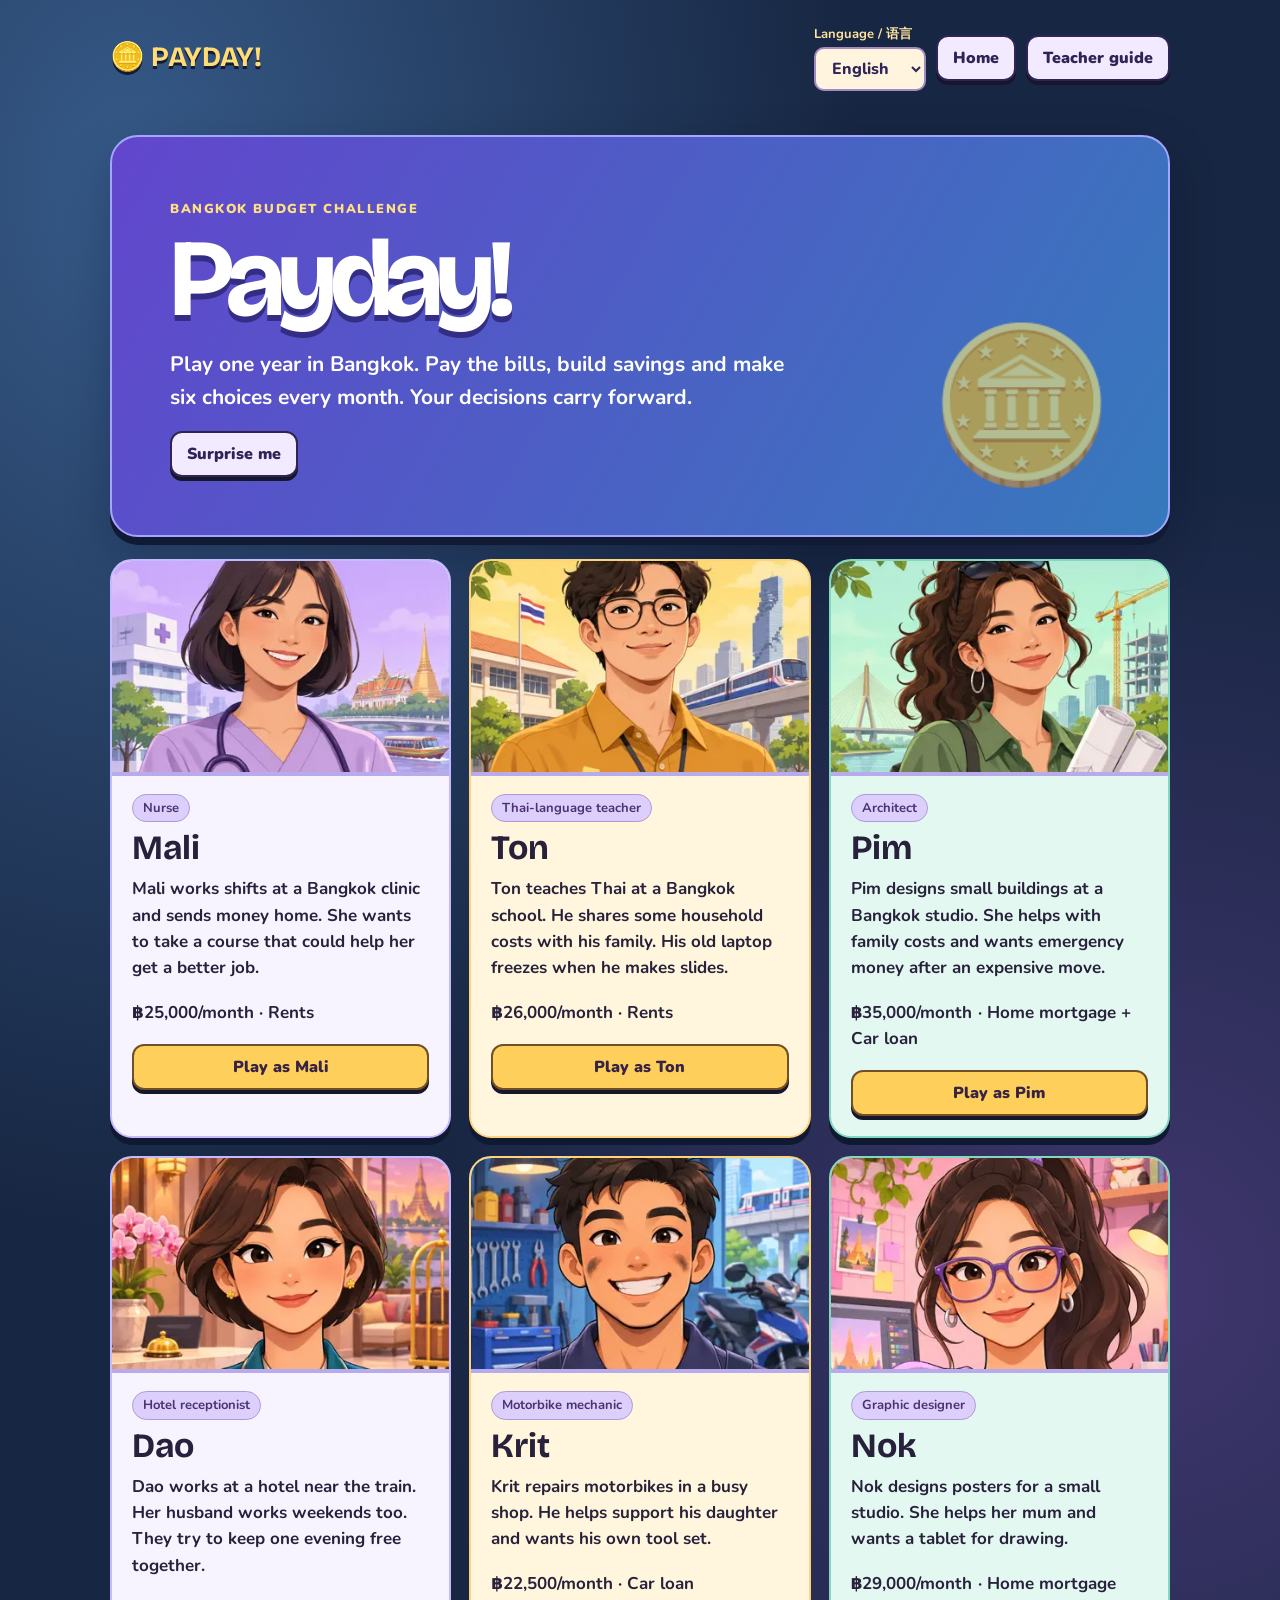
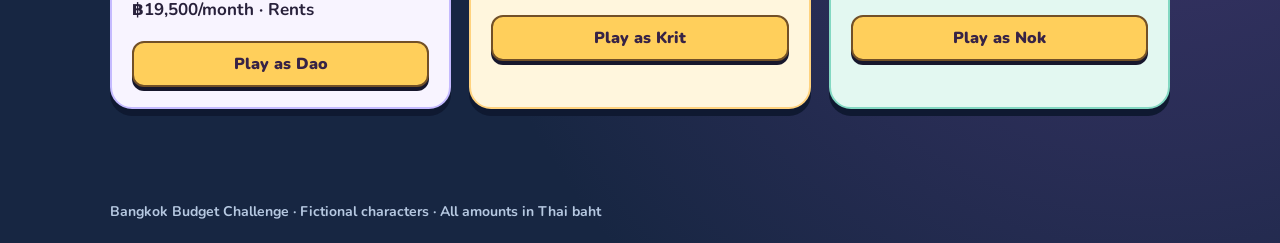
<file: index.html>
<!doctype html>
<html lang="en"><meta charset="utf-8"><meta name="viewport" content="width=device-width,initial-scale=1"><title>Payday! • Bangkok Budget Challenge</title>
<style>
.language-picker{font-size:13px;display:grid;gap:3px;color:#ffe3a0}
.language-picker select{font:800 16px Nunito,system-ui,sans-serif;color:#302457;background:#fff5df;padding:8px 12px;border:2px solid #a18bbf;border-radius:10px;min-height:44px}
html[lang="zh-CN"] body{font-family:"Microsoft YaHei","PingFang SC","Noto Sans SC",system-ui,sans-serif}
html[lang="zh-CN"] .option{line-height:1.7}
</style><style>
@import url('https://fonts.googleapis.com/css2?family=Bricolage+Grotesque:wght@600;800&family=Nunito:wght@500;700;800;900&display=swap');
*{box-sizing:border-box}body{margin:0;background:#fff8ea;color:#27213b;font:700 17px/1.55 Nunito,system-ui,sans-serif}header,main,footer{max-width:1100px;margin:auto;padding:20px}header{display:flex;align-items:center;justify-content:space-between;gap:12px}h1,h2,h3,strong.logo{font-family:'Bricolage Grotesque',system-ui;margin:0;line-height:1.06}h1{font-size:clamp(49px,10vw,110px);letter-spacing:-.065em}h2{font-size:clamp(28px,5vw,48px);letter-spacing:-.04em}h3{font-size:24px}p{margin:10px 0 18px}.hero{padding:clamp(22px,5vw,58px);background:#ffca63;border:2px solid;border-radius:28px;box-shadow:0 7px #28213a;position:relative;overflow:hidden}.hero p{max-width:570px}.icon{font-size:clamp(50px,14vw,150px);position:absolute;right:5%;bottom:3%;opacity:.22;pointer-events:none}.eyebrow{letter-spacing:.12em;text-transform:uppercase;font-weight:900;font-size:13px}.grid{display:grid;gap:18px;grid-template-columns:repeat(auto-fit,minmax(min(100%,260px),1fr));margin:22px 0}.card,.panel{background:#fff;border:2px solid;border-radius:22px;padding:20px;box-shadow:0 4px #28213a}.card{overflow:hidden}.portrait{height:154px;border-radius:14px;margin-bottom:14px;background-size:cover;background-repeat:no-repeat;display:grid;place-items:center;font-size:72px}.portrait.small{height:108px;width:108px;margin:0;flex:none}.profile{display:flex;align-items:center;gap:16px}.lilac{background-color:#e4d5ff;background-position:left center}.gold{background-color:#ffe29b;background-position:center}.mint{background-color:#b8eed8;background-position:right center}button{cursor:pointer;border:2px solid #28213a;color:#28213a;background:#fff;border-radius:12px;padding:10px 15px;font:900 16px Nunito,system-ui;box-shadow:0 3px #28213a}button:hover{background:#efddff}button:active{transform:translateY(2px);box-shadow:0 1px #28213a}button:disabled{cursor:default;opacity:.48}button.primary{background:#d9c0ff}button:focus-visible,summary:focus-visible,a:focus-visible{outline:3px solid #7541ad;outline-offset:4px}.tag{display:inline-block;background:#f0e5ff;border-radius:99px;padding:3px 10px;font-size:13px}.metrics{display:grid;grid-template-columns:repeat(auto-fit,minmax(125px,1fr));gap:10px;margin:18px 0}.metric{background:#f2e8ff;padding:12px;border-radius:14px}.metric strong{display:block;font-size:23px}.metric:nth-child(2){background:#d7f6e6}.metric:nth-child(3){background:#ffe8b2}.option{display:block;width:100%;text-align:left;margin:10px 0;padding:13px;background:#fffaf0}.option span{display:block;font-weight:700;font-size:14px}.row{display:flex;gap:10px;align-items:center;flex-wrap:wrap}.map{display:flex;gap:8px;flex-wrap:wrap;margin:20px 0}.map span{padding:5px 12px;border:2px solid;border-radius:99px;font-size:14px}.map .active{background:#ffca63}.feedback{background:#d7f6e6;padding:15px;border-radius:14px;margin:12px 0}.alert{background:#ffe2d6}.muted{color:#5a5269;font-size:15px}.ledger{width:100%;border-collapse:collapse}.ledger td,.ledger th{padding:7px;text-align:left;border-bottom:1px solid #dfd7ea}.ledger td:last-child,.ledger th:last-child{text-align:right}.bar{height:12px;background:#ded6e9;border-radius:9px;overflow:hidden}.bar div{height:100%;background:#218769}.actions{margin-top:20px}summary{cursor:pointer}footer{font-size:14px}dialog{max-width:720px;width:calc(100% - 28px);max-height:90vh;border:2px solid;border-radius:20px;padding:24px;color:inherit}dialog::backdrop{background:#28213aaa}a{color:#603291}.print-only{display:none}@media print{header,footer,button{display:none!important}dialog{position:static;max-height:none;border:0}.print-only{display:block}}
.portrait span{display:none}.portrait.lilac{background-position:center 35%;background-image:url([data-uri])}.portrait.gold{background-position:center 35%;background-image:url([data-uri])}.portrait.mint{background-position:center 35%;background-image:url([data-uri])}
.metric:nth-child(n+4){background:#d9edf9}.score td,.score th{text-align:center;white-space:nowrap}.score td:first-child,.score th:first-child{text-align:left;white-space:normal;min-width:145px}.good{color:#176148}.bad{color:#a13826}.peach{background-color:#ffd6b7}.blue{background-color:#c9e7ff}.rose{background-color:#ffd3eb}
.portrait.peach{background-position:center 35%;background-image:url([data-uri])}
.portrait.blue{background-position:center 35%;background-image:url([data-uri])}
.portrait.rose{background-position:center 35%;background-image:url([data-uri])}
.table-scroll{overflow:auto}.table-scroll th,.table-scroll td{min-width:74px}.table-scroll td:nth-child(2){min-width:105px}input[type=number]{width:140px;border:2px solid #28213a;border-radius:10px;padding:10px;font:inherit;background:#fffaf0}.actions{margin-bottom:12px}
body{background:#172642;background-image:radial-gradient(ellipse at 10% 10%,#365a88 0,transparent 45%),radial-gradient(ellipse at 90% 70%,#40366e 0,transparent 45%);color:#f5f7ff;min-height:100vh}
header{padding:24px 20px}.logo{font-size:28px;color:#ffdc75;text-shadow:0 3px #121c36}
main{padding-bottom:50px}.hero{background:linear-gradient(120deg,#6246cd,#3679bc);color:white;border-color:#a3a5ff;box-shadow:0 8px 0 #101a32,0 18px 45px #080d2744}
.hero h1{text-shadow:0 6px 0 #332e83}.hero .eyebrow{color:#ffdf83}.hero p{font-size:21px;max-width:640px}.hero .icon{opacity:.6;animation:float 4s ease-in-out infinite}
button{background:#f2eaff;color:#302457;border-color:#302457;box-shadow:0 4px #17172c;transition:transform .16s,background .16s,box-shadow .16s}
button:hover{background:#ffe39a;transform:translateY(-3px);box-shadow:0 7px #17172c}button:active{transform:translateY(2px);box-shadow:0 1px #17172c}
button.primary{background:#ffcf5b;color:#372346;border-color:#725027}.primary:hover{background:#ffe692}button:disabled{transform:none;box-shadow:none}
.card{background:#f8f4ff;color:#28213b;border-color:#c5baff;box-shadow:0 7px #0f1931;transition:transform .2s}.card:hover{transform:translateY(-5px)}
.card:nth-child(3n+2){background:#fff6dd;border-color:#ffd27e}.card:nth-child(3n){background:#e3f8f1;border-color:#83d8c2}
.card .portrait{height:215px;margin:-20px -20px 18px;border-radius:19px 19px 0 0;background-position:center 30%;border-bottom:4px solid #b8abeb}
.card h3{font-size:34px;margin-top:8px}.card .primary{width:100%}.tag{background:#ddcffc;color:#4a3372;border:1px solid #b09ad5}
.profile .tag{background:#3b496b;color:#e5eaff;border-color:#6979a0}.profile h2{color:#fff}.profile .portrait{border:3px solid #ffda78;box-shadow:0 5px #101a32}
.metrics{gap:12px}.metric{background:linear-gradient(135deg,#7b5acb,#553b99);color:#fff;border:1px solid #b69ce8;box-shadow:0 4px #101a32;padding:14px;transition:transform .2s}
.metric strong{font-size:26px}.metric:nth-child(2){background:linear-gradient(135deg,#268b7f,#1c5f6c);border-color:#6dd7b8}
.metric:nth-child(3){background:linear-gradient(135deg,#d99535,#98602c);border-color:#f3cf71}
.metric:nth-child(4){background:linear-gradient(135deg,#bf598b,#86416f);border-color:#ed99ca}
.metric:nth-child(5){background:linear-gradient(135deg,#398fc0,#32608f);border-color:#80caef}
.metric:nth-child(6){background:linear-gradient(135deg,#b96751,#863849);border-color:#eaa591}
.bar{height:16px;background:#0e1c32;border:2px solid #697c9c}.bar div{background:linear-gradient(90deg,#48bbaa,#9dedb5);transition:width .6s ease}
.muted{color:#c7d4e8}.panel .muted{color:#645a79}.map{gap:9px}.map span{background:#263857;border-color:#546887;color:#d0dced;transition:background .25s}
.map .active{background:#ffcf5b;color:#362347;border-color:#fff0b3;box-shadow:0 0 18px #ffcf5b44;transform:translateY(-3px)}
.panel{background:#fcf9ff;color:#2c2544;border-color:#bba7e7;box-shadow:0 8px #101a32;padding:clamp(18px,4vw,34px)}
.panel h3{font-size:clamp(27px,4vw,36px);margin:12px 0}.option{background:#f0e8fc;border-color:#c2afd9;box-shadow:0 4px #b8a5cb;padding:18px 20px;margin:16px 0;font-size:20px}
.option:hover{background:#fff1c9;border-color:#d9a64c;box-shadow:0 6px #bd9454}.option span{margin-top:7px;color:#5e5274;font-size:15px}
.feedback{background:linear-gradient(120deg,#d7f5e7,#e5f9ef);border:2px solid #83c9af;border-radius:18px;padding:23px;animation:reward .38s ease-out}
.alert{background:linear-gradient(120deg,#ffdfbc,#ffecdf);border-color:#e8a571}
details{border:1px solid #ddd0ec;border-radius:13px;background:#f5effa;padding:12px}summary{font-weight:900}
.ledger th{font-size:14px;background:#e5daf3}.ledger td,.ledger th{padding:12px 9px}.ledger tbody tr:nth-child(even){background:#f0e8f7}
dialog{background:#f9f4ff;color:#2d2544;box-shadow:0 20px 80px #0008}footer{color:#b6c8e1}
#app>.grid>.card{animation:enter .5s both}#app>.grid>.card:nth-child(2){animation-delay:.07s}#app>.grid>.card:nth-child(3){animation-delay:.14s}#app>.grid>.card:nth-child(4){animation-delay:.21s}#app>.grid>.card:nth-child(5){animation-delay:.28s}#app>.grid>.card:nth-child(6){animation-delay:.35s}
.panel{animation:enter .3s both}.option{animation:enter .3s both}.option:nth-of-type(2){animation-delay:.05s}.option:nth-of-type(3){animation-delay:.1s}
@keyframes enter{from{opacity:0;transform:translateY(12px)}to{opacity:1;transform:translateY(0)}}
@keyframes reward{from{opacity:0;transform:scale(.96)}to{opacity:1;transform:scale(1)}}
@keyframes float{0%,100%{transform:translateY(0) rotate(-8deg)}50%{transform:translateY(-14px) rotate(6deg)}}
@media(prefers-reduced-motion:reduce){*,*::before,*::after{animation:none!important;transition:none!important;scroll-behavior:auto!important}}
@media(max-width:600px){.metrics{grid-template-columns:repeat(2,1fr)}.map{gap:6px}.map span{padding:4px 9px;font-size:13px}.option{font-size:18px}.hero p{font-size:18px}}


.balance-tile{grid-column:span 2;border-width:2px;padding:16px 20px}
.metrics .cash-tile{background:#ffdc78;color:#302145;border-color:#fff0b6}
.metrics .savings-tile{background:#aaf0d0;color:#143f40;border-color:#defbed}
.balance-tile strong{font-size:clamp(29px,5vw,43px);line-height:1.15}
.records{margin:20px 0;padding:14px;border-radius:16px;border:2px solid #c7b8e6;background:#f2ecfc;color:#2c2544}
.records h4{margin:0 0 8px;font-size:19px}
.records .table-scroll{max-height:270px}
.records thead th{position:sticky;top:0;z-index:1}
.records tbody tr:first-child td{background:#fff1c3;font-weight:900}
/* Six stats share one row on desktop and two rows of three on smaller screens. */
.metrics{grid-template-columns:repeat(2,minmax(0,1.32fr)) repeat(4,minmax(0,1fr));gap:8px}
.metrics .metric{min-width:0;padding:9px 10px;font-size:14px;line-height:1.25}
.metrics .metric strong{margin-top:4px;font-size:22px;line-height:1.1;font-variant-numeric:tabular-nums}
.metrics .balance-tile{grid-column:auto}
.metrics .balance-tile strong{font-size:clamp(17px,2.8vw,30px)}
@media(max-width:780px){.metrics{grid-template-columns:repeat(3,minmax(0,1fr))}}
@media(max-width:370px){.metrics{gap:5px}.metrics .metric{padding:7px 4px;font-size:11px}}
</style>
<header><strong class="logo">🪙 PAYDAY!</strong><div class="row"><label class="language-picker" data-no-translate>Language / 语言 <select id="language"><option value="en">English</option><option value="zh-CN">简体中文</option></select></label><button id="home">Home</button><button id="teacher">Teacher guide</button></div></header>
<main id="app"></main><footer>Bangkok Budget Challenge · Fictional characters · All amounts in Thai baht</footer>
<dialog id="guide"><form method="dialog"><button>Close</button></form><h2>Teacher guide</h2>
<p><b>2 minutes to start.</b> Open the game, pick a character and read January’s payday screen. Students can play alone or share one device. Their goal is to get through 12 months and finish with cash, savings and a good life score.</p>
<p><b>About 86 minutes of play.</b> Aim for about seven minutes per month. Each month has six decisions, a payday and a choice about savings. Put June on the board when the class reaches it so they can compare borrowers with renters. In September a national flood cuts wages or drains savings, depending on the character. Teams that finish early can replay a different character or compare their biggest surprise bills using the score table.</p>
<p><b>2 minutes to compare.</b> Ask two teams to call out annual score, savings, stress and how many months they spent in overdraft. Ask whether the September flood cost them wages or savings, and how they covered the shortfall.</p>
<p>The final score gives up to 40 for savings, 40 for life points and 20 for a cash buffer after December’s unpaid commitments. Each month closed in overdraft costs two points. A final shortfall costs another ten. The year is fictional. For the simulation the central bank’s one percentage point increase passes through in full to the variable mortgages. Actual bank rates and repayment terms differ. Car loans use fixed payments and a simple reducing-balance model. <a href="https://www.bot.or.th/th/research-and-publications/articles-and-publications/bot-magazine-issues/phrasiam-68-3/the-knowledge-low-rate-interest.html">Bank of Thailand explanation of floating-rate debt</a>.</p>
<details><summary>Salary and budget sources</summary><p>We use rounded fictional take-home pay informed by employer postings. Listed pay and take-home pay can differ. Each cost is a scenario assumption. For example, weekly food of ฿1,150–฿1,550 is about ฿55–฿74 per meal for three meals a day, including home meals. The hotel receptionist, motorbike mechanic and graphic designer use fictional take-home pay examples, with <a href="https://th.jobsdb.com/career-advice/role/graphic-designer/salary/in-bangkok">Bangkok graphic designer listings</a> as an additional reference. Travel combines trips by bus, train or on foot. Fixed bills are charged once, and the four weekly costs cover meals, travel and household basics.</p><ul><li><a href="https://th.jobsdb.com/salary-of-registered-nurse-jobs/in-Bangkok-Metropolitan-Region">Employer listings for Bangkok nurses</a> (example ฿24,000–฿28,000).</li><li><a href="https://th.jobsdb.com/american-school-jobs">Employer listings for school staff</a> (Thai-language teacher example ฿25,000–฿28,000).</li><li><a href="https://th.jobsdb.com/career-advice/role/architect/salary/in-bangkok">Bangkok architect pay from employer postings</a>.</li><li><a href="https://www.renthub.in.th/en/apartment/on-nut-market">On Nut area asking rents</a> and <a href="https://btsapp-test.bts.co.th/WebSite/files/uploads/tickets/pdf/fare_matrix_Eff.1Nov25_Adult.pdf">BTS adult fare matrix</a>.</li></ul></details></dialog>
<script>
const choice = (label, cash, mood, result, later = 0) => ({label, cash, mood, result, later});
const event = (emoji, title, story, ...choices) => ({emoji, title, story, choices});
const people = [
  {name:'Mali', job:'Nurse', color:'lilac', emoji:'👩🏻‍⚕️', pay:25000, rent:6500, bills:1400, family:4000, food:1400, travel:425, basics:175, goal:4000, target:'a course in emergency care', story:'Mali works shifts at a Bangkok clinic and sends money home. She wants to take a course that could help her get a better job.',
   events:[
    event('🌙','An extra night shift','The clinic needs help on Friday. Mali also promised to see a friend she has missed.',
      choice('Work the extra shift',1600,-2,'Overtime helps the budget. Mali loses a night of sleep.'),
      choice('Meet for dinner',-480,3,'Mali gets time with her friend and spends ฿480.'),
      choice('Meet for a walk before work',-80,1,'They get some time together and spend little.')),
    event('📱','The screen goes black','Mali uses her phone to check shift changes. The repair shop gives three options.',
      choice('Get the screen repaired',-1800,1,'The repair solves the problem this week.'),
      choice('Borrow a spare and buy a battery next week',0,-1,'Mali keeps her cash today. The spare needs a ฿700 battery next week.',-700),
      choice('Buy a new phone in two payments',-1400,2,'Mali pays ฿1,400 now and owes another ฿2,300 next week.',-2300)),
    event('🛵','The bus has stopped','Mali’s evening shift ends late four times this week. The usual bus is no longer running at that hour.',
      choice('Book rides home',-1000,2,'The rides cost more. Mali gets home early enough to rest.'),
      choice('Share rides with a colleague',-420,1,'They share the cost and wait for each other.'),
      choice('Take the longer route',-160,-2,'Mali saves money, but gets home later.')),
    event('🎂','A birthday plan','Mali’s friends invite her to share the cost of a surprise party.',
      choice('Join the full party plan',-1350,3,'Mali enjoys the party and pays her share.'),
      choice('Make a cake at home',-350,2,'The cake takes time and costs much less.'),
      choice('Send a message and take a quiet evening',0,0,'The plan leaves her money and energy for next month.'))
   ]},
  {name:'Ton',job:'Thai-language teacher',color:'gold',emoji:'👨🏻‍🏫',pay:26000,rent:7600,bills:1500,family:3200,food:1150,travel:550,basics:200,goal:4500,target:'a laptop for lesson planning',story:'Ton teaches Thai at a Bangkok school. He shares some household costs with his family. His old laptop freezes when he makes slides.',
   events:[
    event('💻','Flash sale','A shop offers to rent Ton a laptop while he saves for a replacement. The ad shows the first payment in big print.',
      choice('Rent the laptop in two payments',-1500,2,'Ton can borrow the laptop for the month. The second ฿3,500 payment comes next week.',-3500),
      choice('Use the school computer after class',0,-1,'Ton keeps the cash while he checks other prices.'),
      choice('Get the old laptop cleaned and checked',-450,1,'It runs better for now. Ton can keep saving.')),
    event('🚌','The usual route closes','Roadworks stop Ton’s direct bus route. He has to get to school early this week.',
      choice('Take a taxi on busy mornings',-1200,2,'Ton saves time and spends more.'),
      choice('Use a bus and train together',-480,0,'Ton pays extra and can still arrive on time.'),
      choice('Take two buses and leave early',-150,-2,'The route is cheap. Ton loses some sleep.')),
    event('📚','Weekend tutoring','A parent asks Ton to tutor two students. He had planned to go to a football match.',
      choice('Teach both sessions',1500,-2,'Both sessions bring in money. Ton misses the match.'),
      choice('Teach one session',700,0,'He earns part of the fee and still has some free time.'),
      choice('Go to the match',-750,3,'Ton pays for a ticket and enjoys the day out.')),
    event('💬','A friend needs a loan','A friend asks Ton for ฿1,800. The friend says he can pay it back after next month’s payday.',
      choice('Lend the full amount',-1800,2,'Ton helps. The money will be unavailable for this month.'),
      choice('Offer ฿500 and help make a plan',-500,1,'Ton helps while keeping more cash available.'),
      choice('Explain and offer help finding options',0,0,'Ton keeps the cash and gives his friend time.'))
   ]},
  {name:'Pim',job:'Architect',color:'mint',emoji:'👩🏻‍💼',pay:35000,rent:11000,bills:2100,family:4000,food:1550,travel:650,basics:250,goal:6500,target:'an emergency fund',story:'Pim designs small buildings at a Bangkok studio. She helps with family costs and wants emergency money after an expensive move.',
   events:[
    event('🚰','Water under the sink','Pim finds a leak in a hose she fitted herself. The plumber offers two repairs.',
      choice('Replace the worn hose',-2100,1,'Pim pays once and fixes the leak.'),
      choice('Pay for a temporary patch',-650,0,'The patch lasts a week. The replacement still costs ฿2,100 next week.',-2100),
      choice('Turn off the tap and book a later repair',0,-2,'Pim can use another tap for a week. The repair costs ฿1,800 next week.',-1800)),
    event('🍜','The team goes out','Pim’s team celebrates a finished project. Dinner includes several extras.',
      choice('Join the whole evening',-1800,3,'Pim spends more and gets time with the team.'),
      choice('Join for dinner only',-720,2,'Pim joins the celebration and skips the extras.'),
      choice('Suggest coffee together tomorrow',-160,1,'Pim stays in touch and spends less.')),
    event('🖊️','A small design job','A café wants a quick drawing. The deadline is Sunday night.',
      choice('Take the full job',2800,-3,'Pim earns extra and gives up most of the weekend.'),
      choice('Offer a smaller sketch',1100,-1,'The café agrees to the simpler job for a smaller fee.'),
      choice('Keep the weekend free',0,2,'Pim rests and earns her normal pay only.')),
    event('🛍️','Too good to miss','An online post promises a big profit if Pim sends ฿2,500 now. The seller refuses to explain how.',
      choice('Send the money before the offer ends',-2500,-2,'The seller stops replying. The money is gone.'),
      choice('Check the seller and walk away',0,1,'Pim finds warning signs and keeps her cash.'),
      choice('Ask a friend to look at the offer',0,0,'They spot the pressure and decide to leave it.'))
   ]}
];
const stats = ['Happiness','Family','Health','Stress'];
const icons = ['😊','🏡','💪','⚡'];
const extra = (label, cash, points, result) => ({label,cash,points,result,later:0});
people.push(
 {name:'Dao',job:'Hotel receptionist',color:'peach',emoji:'👩🏻‍💼',pay:19500,rent:5500,bills:1100,family:2400,food:1050,travel:350,basics:150,goal:3300,target:'a trip to see her parents',story:'Dao works at a hotel near the train. Her husband works weekends too. They try to keep one evening free together.',
  events:[
   event('🏨','The hotel is full','A group arrives late. The manager offers Dao a paid night shift on her evening off.',
    extra('Work the full shift',1300,[-1,-2,-1,2],'Dao earns extra and misses dinner at home.'),
    extra('Cover the first two hours',550,[0,-1,0,1],'Dao earns some extra pay and gets home later.'),
    extra('Keep the evening free',0,[1,2,1,-1],'Dao rests and spends the evening with her husband.')),
   event('👞','Shoes for work','Dao’s only pair of work shoes suddenly splits.',
    extra('Repair the sole',-320,[0,0,0,-1],'The repair lasts through the month.'),
    extra('Buy a comfortable pair',-1300,[1,0,2,-1],'Dao spends more and feels better after standing all day.'),
    extra('Borrow an old pair',0,[0,0,-1,1],'The borrowed pair rubs her feet.')),
   event('🚆','Train tickets home','Dao checks prices for next month’s family visit.',
    extra('Pay for a flexible ticket now',-850,[1,2,0,-1],'Dao can change the date if her work shifts move.'),
    extra('Wait for the work schedule',0,[0,0,0,1],'Dao keeps her cash. The visit is still a goal.'),
    extra('Plan a video dinner for now',-150,[1,1,0,-1],'They eat together over video while Dao saves.')),
   event('📱','A discount on data','A new phone package offers bonus data for one month.',
    extra('Keep the current plan',0,[0,0,0,0],'Her current plan covers what she needs.'),
    extra('Buy a one-week add-on',-150,[1,1,0,0],'Dao uses the data for family video calls.'),
    extra('Buy a larger plan',-550,[2,1,0,1],'The extra data is convenient. The bill is higher this month.'))
  ]},
 {name:'Krit',job:'Motorbike mechanic',color:'blue',emoji:'👨🏻‍🔧',pay:22500,rent:6000,bills:1250,family:3000,food:1200,travel:275,basics:175,goal:4000,target:'a set of work tools',story:'Krit repairs motorbikes in a busy shop. He helps support his daughter and wants his own tool set.',
  events:[
   event('🧰','A tool breaks','Krit can still work with tools from the shop, but he has to share them.',
    extra('Buy one tool now',-900,[1,0,0,-2],'Krit gets back to work quickly.'),
    extra('Share tools at work',0,[0,0,0,1],'It costs nothing but adds waiting time.'),
    extra('Rent one for the week',-250,[0,0,0,-1],'Krit keeps cash for the full set.')),
   event('⏰','Extra Saturday work','The shop asks Krit to stay late. His daughter has a school show.',
    extra('Work the extra shift',1400,[-1,-2,-1,1],'Krit gets paid and misses the school show.'),
    extra('Work until the show starts',500,[0,1,0,1],'Krit earns some pay and arrives just in time.'),
    extra('Go to the whole show',-120,[2,3,0,-1],'Krit pays for travel and spends time with his daughter.')),
   event('💧','A hot week in the shop','A fan breaks and it is unusually hot at work.',
    extra('Chip in for a new fan',-600,[1,0,2,-1],'The workshop cools down.'),
    extra('Bring water and take short breaks',-100,[0,0,1,0],'Krit stays hydrated and works a bit more slowly.'),
    extra('Use the old spare fan',0,[0,0,-1,1],'Krit gets through the week, but the spare is weak.')),
   event('🏷️','A used tool set','A seller says Krit can buy a used set at a discount today.',
    extra('Pay before seeing it',-1600,[-1,0,0,2],'Several tools are missing. The seller will not refund him.'),
    extra('Inspect it and buy only the useful pieces',-750,[1,0,0,-1],'The tools work and Krit pays less.'),
    extra('Wait and keep saving',0,[0,0,0,0],'Krit keeps his options open.'))
  ]},
 {name:'Nok',job:'Graphic designer',color:'rose',emoji:'👩🏻‍🎨',pay:29000,rent:8900,bills:1650,family:3100,food:1350,travel:500,basics:200,goal:4800,target:'a design tablet',story:'Nok designs posters for a small studio. She helps her mum and wants a tablet for drawing.',
  events:[
   event('🎨','Sunday poster job','A shop offers Nok extra money if she can design a poster by Monday.',
    extra('Take the full job',2000,[-1,-2,-1,2],'Nok earns more but misses Sunday lunch and stays up late.'),
    extra('Offer a smaller design',800,[1,0,0,1],'Nok earns some extra money and keeps most of Sunday free.'),
    extra('Keep the weekend free',0,[1,2,1,-1],'Nok rests and visits her mum.')),
   event('🔌','A broken charger','Nok needs a charger to finish a project on time.',
    extra('Buy one at the shop',-950,[1,0,0,-2],'Nok can work again today.'),
    extra('Borrow one at the studio',0,[0,-1,0,1],'Nok stays at work longer while using the spare.'),
    extra('Order a cheaper charger',-450,[0,0,0,1],'It arrives in two days. Nok works around it.')),
   event('☔','Rain changes the commute','Heavy rain makes Nok’s usual walk from the station difficult.',
    extra('Pay for rides all week',-800,[1,0,1,-2],'Nok arrives dry and spends more.'),
    extra('Share rides on the worst days',-350,[0,0,1,-1],'Nok splits the fare with a colleague.'),
    extra('Use the covered route',0,[0,0,0,1],'Nok stays dry but walks further and gets home later.')),
   event('🖼️','A weekend market stall','A friend asks Nok to sell prints with her at a weekend market.'),
  ]}
);
people[5].events[3].choices = [
 extra('Share a stall and sell a small batch',650,[2,-1,0,1],'After the stall fee and printing, Nok earns ฿650.'),
 extra('Visit the market as a customer',-280,[2,1,0,-1],'Nok supports her friend and has time to visit her mum.'),
 extra('Stay home and rest',0,[0,0,2,-1],'Nok saves money and takes a break.')
];
const originalPoints = [
 [[[ -1,-2,-1,1],[3,0,0,-1],[1,0,1,-1]],[[1,0,0,-2],[-1,0,0,1],[2,0,0,2]],[[1,0,2,-1],[1,0,1,0],[-1,-1,-2,1]],[[3,0,0,-1],[2,0,0,0],[-1,1,2,-2]]],
 [[[2,0,0,2],[-1,-1,0,1],[1,0,0,-1]],[[1,1,1,-1],[0,0,0,0],[-1,-1,-2,1]],[[-1,-2,-1,1],[1,0,0,1],[3,1,0,-1]],[[1,-1,0,2],[1,0,0,0],[0,0,0,-1]]],
 [[[1,0,1,-2],[0,0,0,2],[-1,0,0,1]],[[3,0,-1,-1],[2,0,0,-1],[1,0,0,0]],[[-1,-2,-2,2],[1,-1,0,1],[2,2,2,-2]],[[-2,0,0,3],[1,0,0,-1],[0,0,0,-1]]]
];
originalPoints.forEach((weeks,i)=>weeks.forEach((options,w)=>options.forEach((points,j)=>people[i].events[w].choices[j].points=points)));
const lifeEvents = [
 event('🍜','Family dinner','Your family wants to eat together on Friday. You offer to help pay.',
  extra('Pay for a restaurant meal',-1350,[3,3,0,-1],'Everyone enjoys a meal together. You cover the bill.'),
  extra('Cook together at home',-480,[2,3,1,0],'You spend less and share the cooking.'),
  extra('Bring snacks and visit after dinner',-150,[1,2,0,-1],'You keep the visit simple.'),
  extra('Skip dinner and call another day',0,[0,-1,0,0],'You keep the cash. Your family misses you.')),
 event('🎁','A birthday is coming','Someone close to you has a birthday. What will you do?',
  extra('Buy the gift they asked for',-1600,[3,3,0,1],'They love the gift. It takes a big bite out of your budget.'),
  extra('Buy a small gift and write a card',-420,[2,2,0,0],'The gift shows you remembered.'),
  extra('Make a card and spend time together',-70,[1,2,0,-1],'You spend time together and make something personal.'),
  extra('Send a quick message',0,[0,0,0,0],'You remember the birthday and keep your cash.')),
 event('🏸','Saturday plans','A family member invites you to go out. You have one afternoon free.',
  extra('Book badminton and buy lunch',-650,[2,2,2,-1],'You play, eat and spend time together.'),
  extra('Walk in the park and bring food',-180,[1,2,2,-1],'You spend less and still get outside together.'),
  extra('Go to a movie together',-540,[3,2,0,-1],'You both enjoy the movie.'),
  extra('Stay home and get some rest',0,[0,-1,2,-2],'You get more rest and miss time together.')),
 event('🎉','An end-of-month celebration','Your family wants to celebrate good news. You can help plan it.',
  extra('Go out for dinner and dessert',-1250,[3,3,0,-1],'It feels special and costs more.'),
  extra('Share the cost of a meal at home',-380,[2,3,0,0],'Everyone brings something.'),
  extra('Bring a small dessert and help clean up',-180,[1,2,0,0],'You help with the celebration and keep costs low.'),
  extra('Call to congratulate them',0,[0,0,0,0],'You send your best wishes and save the money.'))
];
const daoBirthday = {...lifeEvents[1], title:'Your husband’s birthday', story:'Dao’s husband has a birthday this weekend. She wants to make him feel special.'};
// Each scenario specifies a cash change and four life point changes per option.
function scene(title, story, ...options) {
  return event('✦', title, story, ...options.map(([label,cash,h,f,health,stress,later=0])=>({
    ...extra(label,cash,[h,f,health,stress],later?'You will see the follow-up payment on your next payday.':'Your cash and life points have been updated.'),later
  })));
}
const year = [
[
scene('Lunch at work','Your coworkers order delivery every Friday this month.',
 ['Join every week',-760,3,0,0,-1],['Join once and pack the rest',-190,2,0,0,0],['Pack lunch every Friday',0,0,0,1,0]),
scene('A small leak','The hose on your washing machine leaks. You can still use it if you watch it.',
 ['Replace the hose',-460,0,0,0,-2],['Use a laundry shop this month',-260,0,0,0,0,-450],['Keep using it and hope',0,0,0,0,2,-1100]),
scene('First aid at home','Your medicine box contains old supplies. What do you replace?',
 ['Restock the full box',-690,0,1,2,-1],['Replace the basics',-270,0,0,1,0],['Wait until you need it',0,0,0,-1,1]),
scene('An automatic renewal','A video app you barely use will charge you again next month.',
 ['Cancel before renewal',0,0,0,0,-1],['Switch to a cheaper plan',-130,1,1,0,0],['Keep the full plan',-320,2,1,0,0,-320])
],
[
scene('A friend’s wedding','A wedding invitation arrives. Your friend lives across the city.',
 ['Attend and give a large gift',-1500,3,0,0,1],['Share a ride and give a small gift',-550,2,0,0,0],['Send a card',-70,0,0,0,0]),
scene('A tooth starts to hurt','It hurts when you chew. You can book a check today.',
 ['Book a private appointment',-950,0,0,3,-2],['Take time off for a low-cost clinic',-350,-1,0,2,0],['Put it off',0,-1,0,-2,2,-2100]),
scene('The fan stops','It is hot at night and the bedroom fan stops working.',
 ['Buy a new fan',-1050,1,0,2,-1],['Pay for a repair',-390,0,0,1,0],['Borrow a fan for now',0,0,-1,0,1,-390]),
scene('A bulk discount','The supermarket offers a huge pack of food at a lower price per pack.',
 ['Buy the full pack alone',-780,1,0,0,0],['Split the offer with a relative',-310,1,2,0,0],['Buy only what you need',-180,0,0,0,0])
],
[
scene('A weekend deadline','Work offers a bonus for finishing a task over the weekend.',
 ['Do the whole task',1550,-1,-2,-1,2],['Share the task and bonus',650,0,-1,0,0],['Keep your weekend',0,1,2,1,-1]),
scene('Phone insurance','A shop offers a one-year plan for your current phone. There is no claim this year in this scenario.',
 ['Buy the plan for peace of mind',-1050,0,0,0,-2],['Set a repair budget later',0,0,0,0,0],['Ask a relative about a spare phone',0,0,1,0,-1]),
scene('Your neighbour is moving','They offer you a used desk that would make working at home more comfortable.',
 ['Buy the desk and pay for delivery',-1100,2,0,1,-1],['Collect it with a relative’s help',-500,1,1,1,0],['Keep your current desk',0,0,0,-1,0]),
scene('A food app offer','A meal app gives a discount if you order three meals at once.',
 ['Order three meals for yourself',-620,2,0,0,0],['Share the meals and split the bill',-290,1,2,0,0],['Keep your usual meals',0,0,0,0,0])
],
[
scene('Songkran trip','Relatives invite you to travel together during Songkran.',
 ['Travel at the busiest time',-2150,3,3,0,1],['Visit on a quieter day',-950,2,3,0,0],['Stay in Bangkok and call home',0,0,-1,1,-1]),
scene('Water in your bag','A bottle leaks onto something you use every day.',
 ['Replace it today',-850,1,0,0,-2],['Get it repaired',-310,0,0,0,0],['Use a borrowed one this month',0,0,-1,0,1,-450]),
scene('A family recipe','A relative offers to teach you to cook their favourite meal.',
 ['Buy ingredients and cook together',-460,2,3,1,0],['Bring one ingredient and help',-170,1,2,1,0],['Save the recipe for later',0,0,0,0,0]),
scene('Holiday sales','Your favourite shop has a one-day sale. Nothing on sale is urgent.',
 ['Buy two items at the discount',-1450,3,0,0,1],['Buy one thing you already planned to buy',-550,1,0,0,0],['Leave the sale',0,0,0,0,-1])
],
[
scene('School supplies','A younger relative needs supplies for the new school term.',
 ['Pay for the complete set',-1200,1,3,0,1],['Share the cost with another adult',-550,1,2,0,0],['Help find cheaper supplies',-150,0,1,0,0]),
scene('The air conditioner struggles','The room is warm even when the air conditioner is on.',
 ['Book a full service',-850,1,0,2,-1],['Use a fan and clean the filter',-200,0,0,1,0],['Run it for longer',-330,1,0,0,1,-650]),
scene('Extra training','There is a one-day course related to your work.',
 ['Take the full course',-1450,2,-1,0,1],['Join the free online session',0,1,0,0,0],['Take the day off with family',-250,1,2,1,-1]),
scene('A neighbour needs help','A neighbour asks you to contribute to a shared building repair.',
 ['Pay the full requested share',-720,0,1,0,-1],['Offer a smaller amount and help',-300,1,1,0,0],['Ask to pay next month',0,0,0,0,1,-720])
],
[
scene('What does the rate rise change?','Your bank offers to explain how the interest-rate change affects different loans.',
 ['Visit a branch and ask for the new repayment schedule',-100,0,0,0,-2],['Call and ask for the total interest',0,0,0,0,-1],['Ignore the call',0,0,0,0,1]),
scene('A shop advertises instalments','A ฿3,300 appliance can also be bought for ฿900 now and ฿2,900 next month.',
 ['Pay in full',-3300,2,1,0,-1],['Choose instalments',-900,2,1,0,1,-2900],['Keep using the old appliance',0,0,0,0,1]),
scene('Half-year family photo','Your relatives want a picture together.',
 ['Book a studio',-1400,3,3,0,0],['Take a photo in the park',-170,2,3,1,0],['Join the next photo',0,0,-1,0,0]),
scene('The electricity bill jumps','The last few weeks were hot. You can change how you cool your room.',
 ['Use cooling as usual',-720,1,0,1,0],['Run a fan and cool the room before bed',-250,0,0,1,0],['Keep everything off',0,-1,0,-2,1])
],
[
scene('A heavy rain warning','You need to travel during heavy rain this week.',
 ['Set aside money for rides',-900,1,0,1,-2],['Share rides on the worst days',-400,0,0,1,-1],['Leave earlier and take public transport',-110,0,-1,0,1]),
scene('Your work bag tears','It has a big hole in the bottom.',
 ['Replace the bag',-1150,2,0,0,-1],['Pay a shop to stitch it',-300,0,0,0,-1],['Use a spare at home',0,0,0,0,0]),
scene('Birthday party for a child','A child in your family wants to celebrate with friends.',
 ['Book an activity venue',-1750,3,3,0,1],['Host games at home',-560,2,3,0,0],['Make a cake together',-190,1,2,0,-1]),
scene('A shift is cancelled','You expected an extra shift, but there is less work this month. The normal salary still arrives.',
 ['Take a paid side job',900,0,-1,-1,2],['Sell an unused item',440,0,0,0,0],['Put the evening to good use at home',0,1,2,1,-1])
],
[
scene('Mother’s Day plans','Your mum or an older relative has the afternoon free.',
 ['Take them out for lunch and flowers',-1150,3,3,0,0],['Visit with a homemade snack',-230,2,3,0,0],['Call after work',0,0,1,0,0]),
scene('A lender offers instant cash','A lender will send ฿2,000 today and ask for ฿2,450 next month.',
 ['Take the loan',2000,0,0,0,2,-2450],['Adjust plans and avoid the loan',0,-1,0,0,0],['Discuss the budget with family',0,0,1,0,-1]),
scene('Glasses need replacing','The frames have cracked and your eyes get tired at work.',
 ['Buy a new pair with an eye test',-1600,1,0,3,-1],['Replace the frames only',-540,0,0,1,0],['Tape them and wait',0,-1,0,-1,1,-750]),
scene('A hobby sale','A local shop is closing and has supplies for a hobby you enjoy.',
 ['Buy a starter kit',-950,3,0,0,0],['Buy one item you will use this week',-270,2,0,0,0],['Use what you already have',0,1,0,0,0])
],
[
scene('A day off for an appointment','A relative asks you to come with them to an appointment. Taking unpaid time is allowed.',
 ['Take the whole day off',-820,0,3,0,-1],['Swap a shift with a coworker',-100,0,2,0,1],['Help them plan the trip by phone',0,0,1,0,0]),
scene('A friend recommends an investment','They say you must pay today and promise a guaranteed profit.',
 ['Send the money',-2200,-2,0,0,3],['Check the claim and keep your money',0,1,0,0,-1],['Ask a trusted friend to check it',0,0,0,0,0]),
scene('Kitchen equipment wears out','You cook often. The rice cooker stops heating properly.',
 ['Buy a reliable replacement',-1250,1,1,1,-1],['Find a safe second-hand replacement',-500,0,1,0,0],['Share a relative’s cooker for now',0,0,1,0,1,-500]),
scene('A sport challenge at work','Colleagues organise a month of exercise together.',
 ['Join a paid class with the group',-800,2,0,3,-1],['Walk together after work',-80,1,0,2,-1],['Skip the challenge',0,0,0,0,0])
],
[
scene('A visitor is staying','A relative will be in Bangkok for two nights.',
 ['Pay for a nearby hotel',-1850,1,3,1,0],['Host them and share meals',-470,2,3,0,1],['Meet them for one afternoon',-200,1,1,0,0]),
scene('The commute gets longer','A route change adds time to your journey.',
 ['Pay for a shorter route',-650,1,1,1,-2],['Change departure times',-120,0,0,0,0],['Keep the route and leave earlier',0,0,-1,-1,1]),
scene('A festival invitation','Your friends are going to a weekend event.',
 ['Buy a full event ticket',-1380,3,0,0,-1],['Go to the free part and share food',-270,2,1,0,-1],['Suggest a quiet evening at home',-90,1,1,1,-1]),
scene('The phone battery fades','Your phone is charging twice a day.',
 ['Replace the battery',-1050,1,0,0,-2],['Carry a borrowed power bank',0,0,0,0,1],['Put off dealing with it',0,0,0,0,2,-1550])
],
[
scene('A bonus choice','Work offers extra paid shifts before the end of the year.',
 ['Take every available shift',2200,-2,-2,-1,2],['Take one shift',800,0,-1,0,1],['Keep your plans with family',0,1,2,1,-1]),
scene('A trusted shop has a sale','You can buy things now for next month’s family celebrations.',
 ['Buy a full set of gifts',-1900,3,3,0,1],['Set a limit and buy two small gifts',-650,2,2,0,0],['Make a plan to celebrate without gifts',0,0,1,0,-1]),
scene('Unexpected medical bill','You have a minor illness and need time to recover.',
 ['Visit a clinic nearby and rest',-1100,0,0,3,-2],['Use a covered clinic farther away',-250,-1,0,2,0],['Put off the check and work as usual',0,-1,0,-2,2,-1400]),
scene('A holiday booking','Travel prices increase if you wait to book.',
 ['Pay for a flexible booking',-1550,2,2,0,-1],['Pay a deposit for a cheaper booking',-450,1,2,0,1,-720],['Stay nearby and see family another time',0,0,-1,1,0])
],
[
scene('Year-end gathering','Your family is meeting for a celebration. Someone needs to organise the food.',
 ['Pay for catering',-2350,3,3,0,1],['Organise a shared meal',-580,2,3,0,0],['Bring a dish and help clean up',-260,1,2,0,0]),
scene('Last-minute gift','You forgot a gift and can buy it on the way.',
 ['Get the expensive gift today',-1650,3,2,0,1],['Buy something small and write a note',-380,2,2,0,0],['Offer an afternoon together',-140,1,3,0,-1]),
scene('A final chance for extra work','A short job pays in cash but overlaps with a day of rest.',
 ['Do the whole job',1700,-1,-2,-1,2],['Help with part of the job',650,0,0,0,1],['Take the day off',0,1,1,2,-1]),
scene('Plans for New Year','An offer lets you book a trip now and pay the rest next month.',
 ['Book the trip with a deposit',-800,3,2,0,1,-2200],['Plan a modest day out',-350,2,2,0,-1],['Have a free day together',0,1,2,1,-1])
]
];
const seasonal = [
 scene('A month to reset','Your friends invite you to make a fresh start together.',
 ['Join a paid class',-530,2,0,2,-1],['Walk together for free',0,1,0,2,-1],['Spend the evening with family instead',-120,1,2,1,-1]),
 null,
 scene('A treat after payday','Pick something fun that fits this month’s plans.',
 ['Go to dinner and a film',-900,3,1,0,-1],['Choose a low-cost film night at home',-170,2,2,0,-1],['Set aside money for next month',0,0,0,0,-1]),
 null,
 scene('Family game night','Your family wants to try an activity together.',
 ['Book a game café',-620,3,3,0,0],['Play a game at home',-120,2,3,0,-1],['Join by video for one game',0,1,1,0,0]),
 scene('Half-year break','You have one free day and everyone wants a say.',
 ['Take a day trip',-1270,3,3,1,0],['Go to a nearby park and share food',-310,2,2,2,-1],['Spend a quiet day at home',0,0,1,1,-1]),
 scene('Friday night invites','Friends and family have plans at the same time.',
 ['Do both and pay for transport',-790,3,2,0,1],['Pick the family meal',-340,1,3,0,-1],['Invite everyone to eat at home',-470,2,2,0,0]),
 scene('A surprise anniversary','Two people in your family are celebrating an anniversary.',
 ['Buy a restaurant voucher',-1300,2,3,0,0],['Make them a meal',-370,1,3,0,0],['Make a photo card',-65,1,2,0,-1]),
 scene('A weekend free','Your family has time together before a busy month.',
 ['Visit an attraction with tickets',-890,3,3,1,0],['Explore a local market on foot',-240,2,2,2,-1],['Catch up over a video call',0,0,1,0,0]),
 scene('A friend’s moving day','A friend asks for help before they move away.',
 ['Help and buy lunch for everyone',-560,2,1,1,0],['Help for an hour',-90,1,0,1,0],['Send a message and keep your plans',0,0,0,0,0]),
 scene('A family tradition','Your family wants to keep a yearly tradition going.',
 ['Pay for the full celebration',-1450,3,3,0,1],['Plan a smaller version',-440,2,3,0,0],['Help with one part',-130,1,2,0,-1]),
 scene('Look back on the year','A relative wants to mark the end of the year with you.',
 ['Go out for a special meal',-920,3,3,0,-1],['Cook a favourite meal together',-320,2,3,1,0],['Take a walk and talk',0,1,2,1,-1])
];
const workLater = [
 scene('Buy time or earn cash','Your workplace asks you to cover for someone at short notice.',
 ['Cover the full shift',1550,-1,-2,-1,2],['Cover half the shift',700,0,-1,0,1],['Keep your plans',0,1,2,1,-1]),
 scene('Your work hours change','Your manager offers a temporary schedule with more hours.',
 ['Take the long schedule',1900,-1,-2,-2,2],['Take one extra day',750,0,-1,-1,1],['Keep normal hours',0,1,2,1,-1]),
 scene('The busiest week','You can take an extra paid job when your household needs help at home.',
 ['Take the job',1650,-1,-2,-1,2],['Share the job and pay',820,0,-1,0,1],['Help at home',0,1,3,0,-1]),
 scene('A request from a friend','A friend offers to pay you for help with a small job.',
 ['Help all weekend',1600,0,-2,-1,2],['Help for the morning',640,1,-1,0,1],['Say you are unavailable',0,0,1,1,-1]),
 scene('Pay for a shortcut','You can pay for extra help to finish personal errands during a busy week.',
 ['Pay for delivery and help',-950,1,1,1,-2],['Pay for one delivery',-220,0,1,0,-1],['Handle the errands yourself',0,0,-1,-1,1]),
 scene('A difficult shift','Someone at work offers to swap your late shift for an early one. Doing both also pays extra.',
 ['Work both shifts',1300,-1,-2,-2,2],['Swap to the early shift',0,1,1,1,-1],['Keep the late shift',0,0,-1,0,1]),
 scene('A long weekend','Your team can earn a bonus if people volunteer for work on the long weekend.',
 ['Take two shifts',1800,-1,-2,-1,2],['Take one shift',850,0,-1,0,1],['Take the full weekend off',0,1,2,2,-2]),
 scene('Close out a project','You can earn extra by closing out a job before the year ends.',
 ['Stay late for the full bonus',1900,-1,-2,-1,2],['Do a smaller part',730,0,-1,0,1],['Leave on time',0,1,2,1,-1])
];
const floodImpacts = [
 {lostPay:6250, story:'Floodwater cuts the route to Mali’s clinic for a week. The clinic does not pay her for the shifts she misses.', points:[-1,0,0,2]},
 {repair:10500, story:'Water reaches Ton’s ground-floor flat and ruins his own laptop and furniture. His school keeps paying him while it closes.', points:[-2,0,0,3]},
 {repair:22000, story:'Floodwater damages the electrics and flooring in Pim’s home. Her salary continues. Her mortgage and car payments are still due.', points:[-2,0,0,3]},
 {lostPay:4875, story:'The flooded road to Dao’s hotel closes for a week. She misses a full week of paid shifts.', points:[-1,0,0,2]},
 {lostPay:5625, story:'Krit’s workshop closes for a week while the water drains. He is paid for the hours he works, so he loses a week of wages.', points:[-1,0,0,2]},
 {repair:16500, story:'Floodwater damages Nok’s home wiring and work equipment. Her salary continues, and the repair bill must be paid this month.', points:[-2,0,0,3]}
];
const floodChoices = {
 lostPay:scene('Your first week back','Work has reopened. Your lost wages are already shown on September’s bank statement. Decide what to do now.',
  ['Take extra paid hours',1500,-1,-2,-1,2],
  ['Take one extra shift and rest the next day',650,0,0,0,1],
  ['Work your normal hours and help at home',0,1,2,1,-1]),
 repair:scene('After the water goes down','The urgent repairs are already paid. You still need somewhere to work or rest while the repairs finish.',
  ['Pay for two nights near work',-1450,1,0,2,-2],
  ['Stay with relatives and help with food',-430,1,2,0,-1],
  ['Use free space at work and stay with a friend',0,0,-1,0,1])
};
const months = ['Jan','Feb','Mar','Apr','May','Jun','Jul','Aug','Sep','Oct','Nov','Dec'];
const mortgage = (balance, term) => ({name:'Home mortgage',balance,term,rate:5.25,variable:true});
const carLoan = (balance, term) => ({name:'Car loan',balance,term,rate:6,variable:false});
const personalLoans = [[],[],[mortgage(1050000,240),carLoan(155000,60)],[],[carLoan(112000,54)],[mortgage(820000,240)]];
const annualGoal = p => p.goal*6;
const payment = (balance, annualRate, term) => {
  if(!balance || !term) return 0;
  const r=annualRate/1200;
  return Math.min(balance+Math.round(balance*r), Math.round(r?balance*r/(1-(1+r)**-term):balance/term));
};
function billed(l){
  const owing=l.balance+Math.round(l.balance*l.rate/1200);
  return l.term<=1?owing:Math.min(owing,l.scheduled);
}
function basicCosts(p, month){
  return (p.rent+p.bills+p.family+4*(p.food+p.travel+p.basics))+(month>=7?360:0);
}
function baseBills(p, month, loans) {
  return basicCosts(p,month)+loans.reduce((sum,l)=>sum+billed(l),0);
}
people[2].rent=1050;
people[5].rent=850;
const app = document.querySelector('#app');
const fmt = value => (value < 0 ? '−' : '') + '฿' + Math.abs(value).toLocaleString('en-TH');
const signed = value => value>0?'+'+value:value<0?'−'+Math.abs(value):'0';
const change = value => (value>0?'+':'')+fmt(value);
const clamp = (value,max) => Math.max(0,Math.min(max,value));
const button = (label, action, cls='', disabled=false) => '<button class="'+cls+'" data-act="'+action+'" '+(disabled?'disabled':'')+'>'+label+'</button>';
const portrait = (p, small=false) => '<div aria-hidden="true" class="portrait '+p.color+(small?' small':'')+'"></div>';
const pointsText = points => points.map((n,i)=>stats[i]+' '+signed(n)).join(' · ');
const table = (heads, rows, cls='') => '<div class="table-scroll"><table class="ledger '+cls+'"><thead><tr>'+heads.map(x=>'<th scope="col">'+x+'</th>').join('')+'</tr></thead><tbody>'+rows.map(row=>'<tr>'+row.map(x=>'<td>'+x+'</td>').join('')+'</tr>').join('')+'</tbody></table></div>';
let s=null;
try { s=JSON.parse(localStorage.getItem('payday-year-v1')); if(!people[s?.id])s=null; } catch {}

const chineseText={"An extra night shift": "加一个夜班", "The clinic needs help on Friday. Mali also promised to see a friend she has missed.": "诊所周五需要人手，但玛丽也答应去见很久没见的朋友。", "Work the extra shift": "加班", "Overtime helps the budget. Mali loses a night of sleep.": "加班增加收入，但玛丽少睡了一晚。", "Meet for dinner": "一起吃晚饭", "Mali gets time with her friend and spends ฿480.": "玛丽和朋友相聚，花了 ฿480。", "Meet for a walk before work": "上班前一起散步", "They get some time together and spend little.": "她们花很少的钱，也能相聚。", "The screen goes black": "手机黑屏了", "Mali uses her phone to check shift changes. The repair shop gives three options.": "玛丽用手机查看排班，维修店给了三个选择。", "Get the screen repaired": "修好屏幕", "The repair solves the problem this week.": "这次维修解决了本月的问题。", "Borrow a spare and buy a battery next week": "先借备用手机，下周买电池", "Mali keeps her cash today. The spare needs a ฿700 battery next week.": "今天保住现金，但备用手机下周要花 ฿700 换电池。", "Buy a new phone in two payments": "分两次付款买新手机", "Mali pays ฿1,400 now and owes another ฿2,300 next week.": "现在付 ฿1,400，下周还要付 ฿2,300。", "The bus has stopped": "公交车停运了", "Mali’s evening shift ends late four times this week. The usual bus is no longer running at that hour.": "本周有四次晚班，下班时平常坐的公交车已经停运。", "Book rides home": "叫车回家", "The rides cost more. Mali gets home early enough to rest.": "车费高一些，但能早点回家休息。", "Share rides with a colleague": "和同事拼车", "They share the cost and wait for each other.": "两人分摊车费，也要互相等待。", "Take the longer route": "走较远的路线", "Mali saves money, but gets home later.": "省了钱，但回家更晚。", "A birthday plan": "生日聚会的安排", "Mali’s friends invite her to share the cost of a surprise party.": "朋友邀请玛丽一起出钱，办一场惊喜生日派对。", "Join the full party plan": "参加完整的派对计划", "Mali enjoys the party and pays her share.": "玛丽享受聚会，也付了自己那一份。", "Make a cake at home": "在家做蛋糕", "The cake takes time and costs much less.": "需要花时间，但便宜很多。", "Send a message and take a quiet evening": "发祝福，安静休息一晚", "The plan leaves her money and energy for next month.": "把钱和精力留给下个月。", "Flash sale": "限时促销", "A shop offers to rent Ton a laptop while he saves for a replacement. The ad shows the first payment in big print.": "商店让通租电脑，等存够钱再买新的。广告把首期付款印得特别大。", "Rent the laptop in two payments": "分两期租电脑", "Ton can borrow the laptop for the month. The second ฿3,500 payment comes next week.": "可以用一个月，下周还要付 ฿3,500。", "Use the school computer after class": "放学后用学校电脑", "Ton keeps the cash while he checks other prices.": "先保留现金，再比较其他价格。", "Get the old laptop cleaned and checked": "清理并检查旧电脑", "It runs better for now. Ton can keep saving.": "暂时运行顺畅了，可以继续存钱。", "The usual route closes": "常用路线关闭", "Roadworks stop Ton’s direct bus route. He has to get to school early this week.": "修路导致直达公交停运，本周通需要早到学校。", "Take a taxi on busy mornings": "忙碌的早晨坐出租车", "Ton saves time and spends more.": "节省时间，但花钱更多。", "Use a bus and train together": "公交加地铁", "Ton pays extra and can still arrive on time.": "多花一点钱，仍能准时到。", "Take two buses and leave early": "提前出门换乘两趟公交", "The route is cheap. Ton loses some sleep.": "路线便宜，但少睡一些。", "Weekend tutoring": "周末补课", "A parent asks Ton to tutor two students. He had planned to go to a football match.": "一位家长请通给两名学生补课，但他原本打算看足球赛。", "Teach both sessions": "教完两节课", "Both sessions bring in money. Ton misses the match.": "赚了钱，但错过比赛。", "Teach one session": "只教一节", "He earns part of the fee and still has some free time.": "赚部分费用，还能有些空闲时间。", "Go to the match": "去看比赛", "Ton pays for a ticket and enjoys the day out.": "通买票并享受比赛。", "A friend needs a loan": "朋友要借钱", "A friend asks Ton for ฿1,800. The friend says he can pay it back after next month’s payday.": "朋友想借 ฿1,800，说下个月发薪后归还。", "Lend the full amount": "借出全额", "Ton helps. The money will be unavailable for this month.": "帮助朋友，但本月不能使用这笔钱。", "Offer ฿500 and help make a plan": "借 ฿500 并帮忙做计划", "Ton helps while keeping more cash available.": "既帮了忙，也留住更多现金。", "Explain and offer help finding options": "解释情况，帮忙找其他办法", "Ton keeps the cash and gives his friend time.": "保留现金，花时间帮助朋友。", "Water under the sink": "水槽下面漏水", "Pim finds a leak in a hose she fitted herself. The plumber offers two repairs.": "萍自己安装的软管漏水，水管工提供两个维修方案。", "Replace the worn hose": "更换磨损的软管", "Pim pays once and fixes the leak.": "付一次钱，修好漏水。", "Pay for a temporary patch": "临时补漏", "The patch lasts a week. The replacement still costs ฿2,100 next week.": "补丁撑一周，下周仍要付 ฿2,100 更换。", "Turn off the tap and book a later repair": "关掉水龙头，晚些再修", "Pim can use another tap for a week. The repair costs ฿1,800 next week.": "先用另一个水龙头，下周维修费 ฿1,800。", "The team goes out": "团队聚餐", "Pim’s team celebrates a finished project. Dinner includes several extras.": "团队庆祝项目完成，晚餐后还有其他活动。", "Join the whole evening": "参加整个晚上的活动", "Pim spends more and gets time with the team.": "多花钱，也和同事相聚。", "Join for dinner only": "只参加晚餐", "Pim joins the celebration and skips the extras.": "一起庆祝，跳过其他活动。", "Suggest coffee together tomorrow": "提议明天一起喝咖啡", "Pim stays in touch and spends less.": "保持联系，花费更少。", "A small design job": "一个小设计项目", "A café wants a quick drawing. The deadline is Sunday night.": "咖啡馆要一张简图，截止时间是周日晚上。", "Take the full job": "接下整个项目", "Pim earns extra and gives up most of the weekend.": "赚额外收入，但大部分周末都在工作。", "Offer a smaller sketch": "只提供较简单的草图", "The café agrees to the simpler job for a smaller fee.": "咖啡馆同意简单方案，费用也较低。", "Keep the weekend free": "留出完整周末", "Pim rests and earns her normal pay only.": "萍休息，只拿正常工资。", "Too good to miss": "机会不能错过？", "An online post promises a big profit if Pim sends ฿2,500 now. The seller refuses to explain how.": "网上帖子说现在付 ฿2,500 就能大赚，但卖家拒绝解释原因。", "Send the money before the offer ends": "赶在优惠结束前付款", "The seller stops replying. The money is gone.": "卖家不再回复，钱没了。", "Check the seller and walk away": "核查卖家并放弃", "Pim finds warning signs and keeps her cash.": "发现风险信号，保住现金。", "Ask a friend to look at the offer": "请朋友帮忙检查", "They spot the pressure and decide to leave it.": "发现催促付款的问题，决定不参与。", "The hotel is full": "酒店客满", "A group arrives late. The manager offers Dao a paid night shift on her evening off.": "客人深夜抵达，经理想请道在休息日晚上加班。", "Work the full shift": "上完整个班", "Dao earns extra and misses dinner at home.": "道赚了额外收入，但错过在家吃晚饭。", "Cover the first two hours": "先顶两个小时", "Dao earns some extra pay and gets home later.": "赚一点加班费，回家晚一些。", "Keep the evening free": "保留休息的晚上", "Dao rests and spends the evening with her husband.": "休息并与丈夫相处。", "Shoes for work": "工作鞋坏了", "Dao’s only pair of work shoes suddenly splits.": "道唯一的一双工作鞋突然裂开。", "Repair the sole": "修鞋底", "The repair lasts through the month.": "修好后能用到月底。", "Buy a comfortable pair": "买一双舒适的新鞋", "Dao spends more and feels better after standing all day.": "花更多钱，但站了一天后更舒服。", "Borrow an old pair": "借一双旧鞋", "The borrowed pair rubs her feet.": "借来的鞋磨脚。", "Train tickets home": "回家的火车票", "Dao checks prices for next month’s family visit.": "道查看下个月探亲的车票价格。", "Pay for a flexible ticket now": "现在买可改签的车票", "Dao can change the date if her work shifts move.": "如果排班改变，可以改出发日期。", "Wait for the work schedule": "等排班出来再买", "Dao keeps her cash. The visit is still a goal.": "保留现金，探亲仍是目标。", "Plan a video dinner for now": "先安排视频晚餐", "They eat together over video while Dao saves.": "一边存钱，一边通过视频一起吃饭。", "A discount on data": "流量优惠", "A new phone package offers bonus data for one month.": "新手机套餐提供一个月的额外流量。", "Keep the current plan": "保留现有套餐", "Her current plan covers what she needs.": "现有套餐足够使用。", "Buy a one-week add-on": "买一周流量包", "Dao uses the data for family video calls.": "用来和家人视频通话。", "Buy a larger plan": "买更大的套餐", "The extra data is convenient. The bill is higher this month.": "使用更方便，但本月账单更高。", "A tool breaks": "工具坏了", "Krit can still work with tools from the shop, but he has to share them.": "克里特能借店里的工具，但必须和别人共用。", "Buy one tool now": "现在买一件工具", "Krit gets back to work quickly.": "很快恢复工作。", "Share tools at work": "在店里共用工具", "It costs nothing but adds waiting time.": "不用花钱，但要等待。", "Rent one for the week": "租一周", "Krit keeps cash for the full set.": "保留现金，继续为整套工具存钱。", "Extra Saturday work": "周六加班", "The shop asks Krit to stay late. His daughter has a school show.": "店里请克里特加班，但女儿有学校表演。", "Krit gets paid and misses the school show.": "赚了钱，但错过女儿的表演。", "Work until the show starts": "工作到表演开始前", "Krit earns some pay and arrives just in time.": "赚一些钱，刚好赶上。", "Go to the whole show": "去看完整场表演", "Krit pays for travel and spends time with his daughter.": "花交通费，并陪伴女儿。", "A hot week in the shop": "车间里很热", "A fan breaks and it is unusually hot at work.": "风扇坏了，本周车间特别热。", "Chip in for a new fan": "凑钱买新风扇", "The workshop cools down.": "车间凉快下来。", "Bring water and take short breaks": "带水并短暂休息", "Krit stays hydrated and works a bit more slowly.": "补充水分，但工作稍慢。", "Use the old spare fan": "用旧备用风扇", "Krit gets through the week, but the spare is weak.": "熬过本周，但风力很弱。", "A used tool set": "二手工具套装", "A seller says Krit can buy a used set at a discount today.": "卖家说今天可以买到打折二手工具。", "Pay before seeing it": "没看实物就付款", "Several tools are missing. The seller will not refund him.": "好几件工具不见了，卖家不退款。", "Inspect it and buy only the useful pieces": "检查后只买有用的工具", "The tools work and Krit pays less.": "工具能用，也花得更少。", "Wait and keep saving": "继续等待和存钱", "Krit keeps his options open.": "保留选择的空间。", "Sunday poster job": "周日海报工作", "A shop offers Nok extra money if she can design a poster by Monday.": "商店请诺克在周一前设计一张海报，并支付额外费用。", "Nok earns more but misses Sunday lunch and stays up late.": "赚更多钱，但错过周日午餐，还要熬夜。", "Offer a smaller design": "提供较简单的设计", "Nok earns some extra money and keeps most of Sunday free.": "赚一点额外收入，保留大部分周日时间。", "Nok rests and visits her mum.": "休息并探望妈妈。", "A broken charger": "充电器坏了", "Nok needs a charger to finish a project on time.": "诺克需要充电器，才能按时完成项目。", "Buy one at the shop": "去商店买一个", "Nok can work again today.": "今天就能恢复工作。", "Borrow one at the studio": "借工作室的充电器", "Nok stays at work longer while using the spare.": "使用备用充电器，需要在公司待更久。", "Order a cheaper charger": "网购便宜的充电器", "It arrives in two days. Nok works around it.": "两天后送达，暂时想办法工作。", "Rain changes the commute": "雨天通勤", "Heavy rain makes Nok’s usual walk from the station difficult.": "大雨让从车站步行上班变得困难。", "Pay for rides all week": "整周都叫车", "Nok arrives dry and spends more.": "能保持干爽，但花费更多。", "Share rides on the worst days": "雨最大时拼车", "Nok splits the fare with a colleague.": "和同事分摊车费。", "Use the covered route": "走有遮盖的路线", "Nok stays dry but walks further and gets home later.": "不会淋湿，但走得更远、回家更晚。", "A weekend market stall": "周末市集摊位", "A friend asks Nok to sell prints with her at a weekend market.": "朋友请诺克周末一起摆摊卖画。", "Share a stall and sell a small batch": "合租摊位，卖一小批", "After the stall fee and printing, Nok earns ฿650.": "扣除摊位和印刷费后，赚 ฿650。", "Visit the market as a customer": "当顾客逛市集", "Nok supports her friend and has time to visit her mum.": "支持朋友，也有时间看妈妈。", "Stay home and rest": "在家休息", "Nok saves money and takes a break.": "省钱并休息。", "Family dinner": "家庭晚餐", "Your family wants to eat together on Friday. You offer to help pay.": "家人想周五一起吃饭，你打算帮忙付钱。", "Pay for a restaurant meal": "请家人去餐厅吃饭", "Everyone enjoys a meal together. You cover the bill.": "大家一起享用晚餐，你支付账单。", "Cook together at home": "在家一起做饭", "You spend less and share the cooking.": "少花钱，共同做饭。", "Bring snacks and visit after dinner": "带点零食，饭后去探望", "You keep the visit simple.": "简单地相聚。", "Skip dinner and call another day": "不吃晚饭，改天打电话", "You keep the cash. Your family misses you.": "保留现金，但家人想念你。", "A birthday is coming": "生日快到了", "Someone close to you has a birthday. What will you do?": "亲近的人快过生日，你准备怎么办？", "Buy the gift they asked for": "买对方想要的礼物", "They love the gift. It takes a big bite out of your budget.": "对方很喜欢，但占用不少预算。", "Buy a small gift and write a card": "买小礼物并写卡片", "The gift shows you remembered.": "礼物说明你记得这个日子。", "Make a card and spend time together": "亲手做卡片并陪伴对方", "You spend time together and make something personal.": "花时间相处，送上用心的礼物。", "Send a quick message": "发一条祝福", "You remember the birthday and keep your cash.": "记得生日，也保留现金。", "Saturday plans": "周六的安排", "A family member invites you to go out. You have one afternoon free.": "家人约你出去，你有一个下午空闲。", "Book badminton and buy lunch": "打羽毛球并买午餐", "You play, eat and spend time together.": "运动、吃饭、相聚。", "Walk in the park and bring food": "去公园散步，自带食物", "You spend less and still get outside together.": "少花钱，也能一起出门。", "Go to a movie together": "一起看电影", "You both enjoy the movie.": "两人都很开心。", "Stay home and get some rest": "在家好好休息", "You get more rest and miss time together.": "多休息，但少了相聚时间。", "An end-of-month celebration": "月底庆祝", "Your family wants to celebrate good news. You can help plan it.": "家人想庆祝好消息，你可以帮忙安排。", "Go out for dinner and dessert": "出去吃晚餐和甜点", "It feels special and costs more.": "感觉特别，但花得更多。", "Share the cost of a meal at home": "分摊在家聚餐的费用", "Everyone brings something.": "每人带一点食物。", "Bring a small dessert and help clean up": "带小甜点，帮忙收拾", "You help with the celebration and keep costs low.": "参与庆祝，控制花费。", "Call to congratulate them": "打电话祝贺", "You send your best wishes and save the money.": "送上祝福，也省下钱。", "Your husband’s birthday": "丈夫的生日", "Dao’s husband has a birthday this weekend. She wants to make him feel special.": "道的丈夫本周末过生日，她想让他感到特别。", "Lunch at work": "工作午餐", "Your coworkers order delivery every Friday this month.": "同事这个月每周五都点外卖。", "Join every week": "每周都一起点", "Join once and pack the rest": "只参加一次，其他时候带饭", "Pack lunch every Friday": "每个周五都带饭", "A small leak": "小漏水", "The hose on your washing machine leaks. You can still use it if you watch it.": "洗衣机软管漏水，盯着看时还能使用。", "Replace the hose": "换软管", "Use a laundry shop this month": "本月去洗衣店", "Keep using it and hope": "继续使用，碰碰运气", "First aid at home": "家庭急救箱", "Your medicine box contains old supplies. What do you replace?": "药箱里的用品旧了，你准备更换哪些？", "Restock the full box": "补齐整个药箱", "Replace the basics": "只换基本用品", "Wait until you need it": "等用到时再买", "An automatic renewal": "自动续费", "A video app you barely use will charge you again next month.": "你很少使用的视频软件，下个月又要收费了。", "Cancel before renewal": "续费前取消", "Switch to a cheaper plan": "换便宜的套餐", "Keep the full plan": "保留完整套餐", "A friend’s wedding": "朋友的婚礼", "A wedding invitation arrives. Your friend lives across the city.": "朋友邀请你参加婚礼，但住在城市另一边。", "Attend and give a large gift": "参加并送大礼", "Share a ride and give a small gift": "拼车，送小礼物", "Send a card": "寄贺卡", "A tooth starts to hurt": "牙开始痛了", "It hurts when you chew. You can book a check today.": "咀嚼时牙痛，今天可以预约检查。", "Book a private appointment": "去私立牙科", "Take time off for a low-cost clinic": "请假去便宜的诊所", "Put it off": "推迟看牙", "The fan stops": "风扇停了", "It is hot at night and the bedroom fan stops working.": "天气热，卧室风扇却坏了。", "Buy a new fan": "买新风扇", "Pay for a repair": "付钱修理", "Borrow a fan for now": "先借风扇", "A bulk discount": "大包装优惠", "The supermarket offers a huge pack of food at a lower price per pack.": "超市的大包装食品，每份单价较低。", "Buy the full pack alone": "自己买整包", "Split the offer with a relative": "和亲戚分着买", "Buy only what you need": "只买需要的量", "A weekend deadline": "周末截止日期", "Work offers a bonus for finishing a task over the weekend.": "周末完成任务可以获得奖金。", "Do the whole task": "完成整个任务", "Share the task and bonus": "分担任务和奖金", "Keep your weekend": "保留周末休息", "Phone insurance": "手机保险", "A shop offers a one-year plan for your current phone. There is no claim this year in this scenario.": "商店提供一年手机保障，本情景中今年不会索赔。", "Buy the plan for peace of mind": "买保障，图安心", "Set a repair budget later": "以后再安排维修预算", "Ask a relative about a spare phone": "问亲戚有没有备用手机", "Your neighbour is moving": "邻居搬家", "They offer you a used desk that would make working at home more comfortable.": "邻居卖二手书桌，可以改善你在家工作的环境。", "Buy the desk and pay for delivery": "买桌子并付运费", "Collect it with a relative’s help": "请亲戚帮忙搬运", "Keep your current desk": "继续用现有桌子", "A food app offer": "外卖软件优惠", "A meal app gives a discount if you order three meals at once.": "一次订三份餐可以打折。", "Order three meals for yourself": "自己买三份", "Share the meals and split the bill": "和别人分餐并分账", "Keep your usual meals": "照常吃饭", "Songkran trip": "宋干节出游", "Relatives invite you to travel together during Songkran.": "亲戚约你在宋干节一起旅行。", "Travel at the busiest time": "高峰期出游", "Visit on a quieter day": "选人少的日子探亲", "Stay in Bangkok and call home": "留在曼谷，打电话回家", "Water in your bag": "包里漏水", "A bottle leaks onto something you use every day.": "水瓶漏水，弄坏了你每天用的东西。", "Replace it today": "今天就换新的", "Get it repaired": "送去修理", "Use a borrowed one this month": "这个月先借用", "A family recipe": "家庭食谱", "A relative offers to teach you to cook their favourite meal.": "亲戚愿意教你做一道拿手菜。", "Buy ingredients and cook together": "买食材一起做", "Bring one ingredient and help": "带一种食材并帮忙", "Save the recipe for later": "以后再学", "Holiday sales": "假期促销", "Your favourite shop has a one-day sale. Nothing on sale is urgent.": "喜欢的商店只有一天促销，但都不是急需品。", "Buy two items at the discount": "打折买两件", "Buy one thing you already planned to buy": "只买原本打算买的一件", "Leave the sale": "离开促销区", "School supplies": "开学用品", "A younger relative needs supplies for the new school term.": "一位年幼亲戚需要新学期用品。", "Pay for the complete set": "买齐整套", "Share the cost with another adult": "和另一位大人分担", "Help find cheaper supplies": "帮忙找便宜的用品", "The air conditioner struggles": "空调不给力", "The room is warm even when the air conditioner is on.": "开着空调，房间仍然很热。", "Book a full service": "预约全面保养", "Use a fan and clean the filter": "用风扇并清洁滤网", "Run it for longer": "延长开空调时间", "Extra training": "额外培训", "There is a one-day course related to your work.": "有一个与你工作有关的一天课程。", "Take the full course": "参加完整课程", "Join the free online session": "参加免费的线上课", "Take the day off with family": "休假陪家人", "A neighbour needs help": "邻居需要帮助", "A neighbour asks you to contribute to a shared building repair.": "邻居请你为大楼共同维修出钱。", "Pay the full requested share": "支付全部分摊费用", "Offer a smaller amount and help": "出少量钱并帮忙", "Ask to pay next month": "申请下个月再付", "What does the rate rise change?": "加息改变了什么？", "Your bank offers to explain how the interest-rate change affects different loans.": "银行愿意解释加息对不同贷款的影响。", "Visit a branch and ask for the new repayment schedule": "去网点索取新还款表", "Call and ask for the total interest": "打电话问总利息", "Ignore the call": "不接电话", "A shop advertises instalments": "商店宣传分期付款", "A ฿3,300 appliance can also be bought for ฿900 now and ฿2,900 next month.": "一件 ฿3,300 的电器，也可现在付 ฿900，下个月付 ฿2,900。", "Pay in full": "一次付清", "Choose instalments": "选择分期", "Keep using the old appliance": "继续用旧电器", "Half-year family photo": "年中家庭照", "Your relatives want a picture together.": "亲戚想一起拍张照片。", "Book a studio": "预约摄影棚", "Take a photo in the park": "去公园拍照", "Join the next photo": "下次再参加", "The electricity bill jumps": "电费上涨", "The last few weeks were hot. You can change how you cool your room.": "最近天气热，可以改变房间降温方式。", "Use cooling as usual": "照常使用空调", "Run a fan and cool the room before bed": "用风扇，睡前才降温", "Keep everything off": "全部关掉", "A heavy rain warning": "暴雨预警", "You need to travel during heavy rain this week.": "本周出行会遇到暴雨。", "Set aside money for rides": "预留叫车的钱", "Leave earlier and take public transport": "早点出发，坐公共交通", "Your work bag tears": "工作包破了", "It has a big hole in the bottom.": "包底出现一个大洞。", "Replace the bag": "买新包", "Pay a shop to stitch it": "找店家缝补", "Use a spare at home": "用家里的备用包", "Birthday party for a child": "孩子的生日会", "A child in your family wants to celebrate with friends.": "家里的孩子想和朋友庆祝。", "Book an activity venue": "预订活动场地", "Host games at home": "在家玩游戏", "Make a cake together": "一起做蛋糕", "A shift is cancelled": "加班取消", "You expected an extra shift, but there is less work this month. The normal salary still arrives.": "本来预计有加班，但本月工作少，正常工资照发。", "Take a paid side job": "接一份付费兼职", "Sell an unused item": "卖闲置物品", "Put the evening to good use at home": "利用晚上照顾家庭", "Mother’s Day plans": "母亲节安排", "Your mum or an older relative has the afternoon free.": "妈妈或长辈有一个下午空闲。", "Take them out for lunch and flowers": "请吃午饭并送花", "Visit with a homemade snack": "带自制点心去探望", "Call after work": "下班后打电话", "A lender offers instant cash": "贷款人提供即时现金", "A lender will send ฿2,000 today and ask for ฿2,450 next month.": "今天可借 ฿2,000，下个月须还 ฿2,450。", "Take the loan": "接受贷款", "Adjust plans and avoid the loan": "调整安排，避免借钱", "Discuss the budget with family": "和家人讨论预算", "Glasses need replacing": "眼镜需要更换", "The frames have cracked and your eyes get tired at work.": "镜框裂了，工作时眼睛容易疲劳。", "Buy a new pair with an eye test": "验光并买新眼镜", "Replace the frames only": "只换镜框", "Tape them and wait": "用胶带粘好，先等一等", "A hobby sale": "爱好用品促销", "A local shop is closing and has supplies for a hobby you enjoy.": "一家店即将关门，出售你喜欢的爱好用品。", "Buy a starter kit": "买入门套装", "Buy one item you will use this week": "只买本周会用的一件", "Use what you already have": "用已有的东西", "A day off for an appointment": "请假陪同就诊", "A relative asks you to come with them to an appointment. Taking unpaid time is allowed.": "亲戚请你陪同看诊，可以申请无薪假。", "Take the whole day off": "请一整天假", "Swap a shift with a coworker": "和同事换班", "Help them plan the trip by phone": "打电话帮忙规划路线", "A friend recommends an investment": "朋友推荐投资", "They say you must pay today and promise a guaranteed profit.": "对方要求今天付款，并保证盈利。", "Send the money": "汇钱", "Check the claim and keep your money": "核查说法，保留现金", "Ask a trusted friend to check it": "请可信赖的朋友检查", "Kitchen equipment wears out": "厨房电器老化", "You cook often. The rice cooker stops heating properly.": "你经常做饭，但电饭煲加热不正常。", "Buy a reliable replacement": "买可靠的新电饭煲", "Find a safe second-hand replacement": "找安全的二手替代品", "Share a relative’s cooker for now": "暂用亲戚的电饭煲", "A sport challenge at work": "公司的运动挑战", "Colleagues organise a month of exercise together.": "同事组织一个月的集体锻炼。", "Join a paid class with the group": "一起参加付费课程", "Walk together after work": "下班后一起散步", "Skip the challenge": "不参加挑战", "A visitor is staying": "亲戚来访", "A relative will be in Bangkok for two nights.": "亲戚要在曼谷住两晚。", "Pay for a nearby hotel": "出钱订附近酒店", "Host them and share meals": "在家接待并一起吃饭", "Meet them for one afternoon": "只见一个下午", "The commute gets longer": "通勤变长", "A route change adds time to your journey.": "路线变化增加了旅途时间。", "Pay for a shorter route": "付钱走较短路线", "Change departure times": "调整出发时间", "Keep the route and leave earlier": "沿用路线，更早出发", "A festival invitation": "节庆邀请", "Your friends are going to a weekend event.": "朋友要去一个周末活动。", "Buy a full event ticket": "买全场门票", "Go to the free part and share food": "去免费区域，分食物", "Suggest a quiet evening at home": "提议在家安静聚会", "The phone battery fades": "手机电池衰退", "Your phone is charging twice a day.": "手机一天要充两次电。", "Replace the battery": "换电池", "Carry a borrowed power bank": "借充电宝", "Put off dealing with it": "先不处理", "A bonus choice": "奖金的选择", "Work offers extra paid shifts before the end of the year.": "公司在年底前提供额外付费班次。", "Take every available shift": "接受所有加班", "Take one shift": "只加一个班", "Keep your plans with family": "保留家庭计划", "A trusted shop has a sale": "熟悉的商店促销", "You can buy things now for next month’s family celebrations.": "现在可以买下个月家庭庆祝用的东西。", "Buy a full set of gifts": "买全套礼物", "Set a limit and buy two small gifts": "设限额，买两件小礼物", "Make a plan to celebrate without gifts": "安排不送礼物的庆祝", "Unexpected medical bill": "意外医疗费", "You have a minor illness and need time to recover.": "你生了小病，需要时间恢复。", "Visit a clinic nearby and rest": "去附近诊所并休息", "Use a covered clinic farther away": "去较远的保障范围内诊所", "Put off the check and work as usual": "推迟检查，照常工作", "A holiday booking": "假期预订", "Travel prices increase if you wait to book.": "越晚预订，旅行价格越高。", "Pay for a flexible booking": "买可变更的预订", "Pay a deposit for a cheaper booking": "付便宜预订的订金", "Stay nearby and see family another time": "留在附近，以后再探亲", "Year-end gathering": "年终聚会", "Your family is meeting for a celebration. Someone needs to organise the food.": "家人聚会，需要有人安排食物。", "Pay for catering": "付钱订餐", "Organise a shared meal": "组织各带一道菜", "Bring a dish and help clean up": "带一道菜并帮忙收拾", "Last-minute gift": "临时买礼物", "You forgot a gift and can buy it on the way.": "忘了准备礼物，可以在路上买。", "Get the expensive gift today": "今天买昂贵的礼物", "Buy something small and write a note": "买小礼物并写留言", "Offer an afternoon together": "安排一个下午陪伴", "A final chance for extra work": "最后的加班机会", "A short job pays in cash but overlaps with a day of rest.": "短期工作付现金，但占用休息日。", "Do the whole job": "做完整份工作", "Help with part of the job": "帮忙做一部分", "Take the day off": "休息一天", "Plans for New Year": "新年安排", "An offer lets you book a trip now and pay the rest next month.": "旅行优惠允许现在预订，下个月付尾款。", "Book the trip with a deposit": "付订金预订旅行", "Plan a modest day out": "安排普通的一日游", "Have a free day together": "一起过不用花钱的一天", "A month to reset": "重新开始的一个月", "Your friends invite you to make a fresh start together.": "朋友邀请你一起迎接新的开始。", "Join a paid class": "参加付费课程", "Walk together for free": "免费一起散步", "Spend the evening with family instead": "改为在家陪伴家人", "A treat after payday": "发薪后的奖励", "Pick something fun that fits this month’s plans.": "挑一件适合本月计划的有趣活动。", "Go to dinner and a film": "吃晚餐并看电影", "Choose a low-cost film night at home": "在家低价看电影", "Set aside money for next month": "为下个月预留钱", "Family game night": "家庭游戏夜", "Your family wants to try an activity together.": "家人想一起尝试新活动。", "Book a game café": "预订桌游咖啡馆", "Play a game at home": "在家玩游戏", "Join by video for one game": "视频参加一局", "Half-year break": "年中休息", "You have one free day and everyone wants a say.": "你有一天空闲，大家都有想法。", "Take a day trip": "参加一日游", "Go to a nearby park and share food": "去附近公园分享食物", "Spend a quiet day at home": "在家安静度过", "Friday night invites": "周五晚上的邀请", "Friends and family have plans at the same time.": "朋友和家人的计划撞在一起。", "Do both and pay for transport": "两边都去并付交通费", "Pick the family meal": "选择家庭晚餐", "Invite everyone to eat at home": "邀请大家来家里吃饭", "A surprise anniversary": "惊喜纪念日", "Two people in your family are celebrating an anniversary.": "两位家人正在庆祝纪念日。", "Buy a restaurant voucher": "买餐厅礼券", "Make them a meal": "为他们做饭", "Make a photo card": "制作照片卡片", "A weekend free": "空闲的周末", "Your family has time together before a busy month.": "忙碌月份开始前，家人有时间相聚。", "Visit an attraction with tickets": "去需门票的景点", "Explore a local market on foot": "步行逛当地市集", "Catch up over a video call": "视频聊天", "A friend’s moving day": "朋友搬家日", "A friend asks for help before they move away.": "朋友在搬走前请你帮忙。", "Help and buy lunch for everyone": "帮忙并请大家吃午饭", "Help for an hour": "帮忙一小时", "Send a message and keep your plans": "发消息，保留自己的计划", "A family tradition": "家庭传统", "Your family wants to keep a yearly tradition going.": "家人希望继续一年一度的传统。", "Pay for the full celebration": "出钱办完整庆祝", "Plan a smaller version": "安排小规模庆祝", "Help with one part": "帮忙完成其中一部分", "Look back on the year": "回顾这一年", "A relative wants to mark the end of the year with you.": "亲戚想和你一起为这一年画上句号。", "Go out for a special meal": "出去吃特别的晚餐", "Cook a favourite meal together": "一起做喜欢的菜", "Take a walk and talk": "一起散步聊天", "Buy time or earn cash": "时间还是收入", "Your workplace asks you to cover for someone at short notice.": "公司临时请你替人顶班。", "Cover the full shift": "顶完整个班", "Cover half the shift": "顶半个班", "Keep your plans": "保留原计划", "Your work hours change": "工作时间改变", "Your manager offers a temporary schedule with more hours.": "经理提供一个临时增加工时的安排。", "Take the long schedule": "接受长工时", "Take one extra day": "多做一天", "Keep normal hours": "保持正常工时", "The busiest week": "最忙的一周", "You can take an extra paid job when your household needs help at home.": "家里需要帮忙，但你也可以接额外付费工作。", "Take the job": "接下工作", "Share the job and pay": "分担工作和报酬", "Help at home": "在家帮忙", "A request from a friend": "朋友的请求", "A friend offers to pay you for help with a small job.": "朋友愿意付钱请你帮忙做一份小工作。", "Help all weekend": "整个周末都帮忙", "Help for the morning": "帮一上午", "Say you are unavailable": "说明自己没有时间", "Pay for a shortcut": "花钱买便利", "You can pay for extra help to finish personal errands during a busy week.": "忙碌的一周，可以付钱请人帮忙办私事。", "Pay for delivery and help": "付配送和帮忙费用", "Pay for one delivery": "只付一次配送费", "Handle the errands yourself": "自己处理", "A difficult shift": "难安排的班次", "Someone at work offers to swap your late shift for an early one. Doing both also pays extra.": "同事愿意将你的晚班换成早班，两班都上还可多赚钱。", "Work both shifts": "上两个班", "Swap to the early shift": "换成早班", "Keep the late shift": "保留晚班", "A long weekend": "长周末", "Your team can earn a bonus if people volunteer for work on the long weekend.": "长周末自愿加班，可以获得奖金。", "Take two shifts": "上两次班", "Take the full weekend off": "整个周末都休息", "Close out a project": "完成年末项目", "You can earn extra by closing out a job before the year ends.": "年底前完成项目可以获得额外收入。", "Stay late for the full bonus": "加班拿全部奖金", "Do a smaller part": "完成较小的一部分", "Leave on time": "准时下班", "Your first week back": "复工的第一周", "Work has reopened. Your lost wages are already shown on September’s bank statement. Decide what to do now.": "工作恢复了，九月账单已扣除损失的工资。现在决定下一步。", "Take extra paid hours": "增加付费工时", "Take one extra shift and rest the next day": "加一次班，第二天休息", "Work your normal hours and help at home": "正常工作并在家帮忙", "After the water goes down": "退水之后", "The urgent repairs are already paid. You still need somewhere to work or rest while the repairs finish.": "紧急维修费已付，但维修期间仍需地方工作或休息。", "Pay for two nights near work": "付费住在工作地点附近两晚", "Stay with relatives and help with food": "住亲戚家，帮忙付伙食费", "Use free space at work and stay with a friend": "用公司免费空间，住朋友家", "Floodwater cuts the route to Mali’s clinic for a week. The clinic does not pay her for the shifts she misses.": "洪水切断玛丽去诊所的道路一周，缺勤的班次没有工资。", "Water reaches Ton’s ground-floor flat and ruins his own laptop and furniture. His school keeps paying him while it closes.": "洪水淹进通的一楼公寓，损坏他的电脑和家具。学校停课期间仍发工资。", "Floodwater damages the electrics and flooring in Pim’s home. Her salary continues. Her mortgage and car payments are still due.": "洪水损坏萍家的电路和地板。工资照发，但房贷和车贷仍须偿还。", "The flooded road to Dao’s hotel closes for a week. She misses a full week of paid shifts.": "通往道工作的酒店的道路淹水一周，她损失了一周班次的工资。", "Krit’s workshop closes for a week while the water drains. He is paid for the hours he works, so he loses a week of wages.": "克里特的车间停工排水一周。他按工时领薪，因此少了一周工资。", "Floodwater damages Nok’s home wiring and work equipment. Her salary continues, and the repair bill must be paid this month.": "洪水损坏诺克家中的电路和工作设备。工资照发，但本月必须支付维修费。", "Mali works shifts at a Bangkok clinic and sends money home. She wants to take a course that could help her get a better job.": "玛丽在曼谷诊所轮班工作，并寄钱回家。她想参加有助于找到更好工作的课程。", "Ton teaches Thai at a Bangkok school. He shares some household costs with his family. His old laptop freezes when he makes slides.": "通在曼谷学校教泰语，与家人分担家庭费用。做课件时旧电脑常常死机。", "Pim designs small buildings at a Bangkok studio. She helps with family costs and wants emergency money after an expensive move.": "萍在曼谷设计工作室设计小型建筑。她帮付家用，昂贵的搬家后想建立应急金。", "Dao works at a hotel near the train. Her husband works weekends too. They try to keep one evening free together.": "道在车站附近的酒店工作。丈夫也在周末上班，他们尽量留一个晚上相处。", "Krit repairs motorbikes in a busy shop. He helps support his daughter and wants his own tool set.": "克里特在繁忙的车行修摩托车。他供养女儿，想拥有一套自己的工具。", "Nok designs posters for a small studio. She helps her mum and wants a tablet for drawing.": "诺克在小型工作室设计海报。她帮助妈妈，想买一块绘图板。", "Nurse": "护士", "a course in emergency care": "急救护理课程", "Thai-language teacher": "泰语教师", "a laptop for lesson planning": "备课用笔记本电脑", "Architect": "建筑师", "an emergency fund": "应急储蓄", "Hotel receptionist": "酒店前台", "a trip to see her parents": "探望父母的旅行", "Motorbike mechanic": "摩托车维修技师", "a set of work tools": "工作工具套装", "Graphic designer": "平面设计师", "a design tablet": "绘图板", "Borrow a spare and buy a battery next month": "先借备用手机，下个月买电池", "Mali keeps her cash today. The spare needs a ฿700 battery next month.": "今天保住现金，但备用手机下个月要花 ฿700 换电池。", "Mali pays ฿1,400 now and owes another ฿2,300 next month.": "现在付 ฿1,400，下个月还要付 ฿2,300。", "Ton can borrow the laptop for the month. The second ฿3,500 payment comes next month.": "可以用一个月，下个月还要付 ฿3,500。", "The patch lasts a week. The replacement still costs ฿2,100 next month.": "补丁撑一周，下个月仍要付 ฿2,100 更换。", "Pim can use another tap for a week. The repair costs ฿1,800 next month.": "先用另一个水龙头，下个月维修费 ฿1,800。", "Happiness": "幸福感", "Family": "家庭", "Health": "健康", "Stress": "压力", "Jan": "1月", "Feb": "2月", "Mar": "3月", "Apr": "4月", "May": "5月", "Jun": "6月", "Jul": "7月", "Aug": "8月", "Sep": "9月", "Oct": "10月", "Nov": "11月", "Dec": "12月", "January": "一月", "Home mortgage": "住房贷款", "Car loan": "汽车贷款", "Home": "首页", "Teacher guide": "教师指南", "Close": "关闭", "Bangkok Budget Challenge": "曼谷预算挑战", "Fictional characters": "虚构人物", "All amounts in Thai baht": "所有金额均为泰铢", "Play one year in Bangkok. Pay the bills, build savings and make six choices every month. Your decisions carry forward.": "体验在曼谷生活一年。付账单、存钱，每个月做六个决定。你的选择会影响以后的月份。", "Surprise me": "随机选择", "Resume": "继续游戏", "Play as": "扮演", "/month": "/月", "Rents": "租房", "Bank cash": "银行现金", "Goal savings": "目标储蓄", "Savings goal": "储蓄目标", "Save": "存下", "for": "用于", "funded": "已筹集", "Lower stress is better.": "压力越低越好。", "Month": "月份", "Item": "项目", "Change": "变动", "Loan balances": "贷款余额", "Loan": "贷款", "Rate type": "利率类型", "Annual rate": "年利率", "Balance": "余额", "Next payment estimate": "预计下次还款", "Variable": "浮动", "Fixed": "固定", "Total": "合计", "Score table by month": "每月积分表", "Every decision and its points": "各项决定与积分", "Decision": "决定", "Cash": "现金", "Savings": "储蓄", "Amount (฿)": "金额（฿）", "e.g. 1000": "例如 1000", "Move to savings": "转入储蓄", "Withdraw savings": "取出储蓄", "Year progress": "年度进度", "Your year starts in January": "你的一年从一月开始", "Pay is": "每月工资为", "each month. January’s regular costs total": "。一月固定支出共", ". You start with": "。起始银行现金为", "in the bank.": "。", "Make six choices each month. You see cash and future bills before choosing. Life points appear after you choose.": "每月做六个选择。选择前可看到当前现金和未来账单，选择后会显示生活积分。", "Start January": "开始一月", "Breaking news · Bank of Thailand raises rates": "突发消息 · 泰国央行加息", "The fictional policy rate rises from 1.50% to 2.50%. In this game, your bank passes on the full increase to variable mortgages. Fixed car payments stay the same. Overdraft interest rises from 1.5% to 2% per month.": "本游戏政策利率从 1.50% 升至 2.50%。银行将全部涨幅转到浮动房贷。固定车贷还款额不变，透支月利率从 1.5% 升至 2%。", "Your mortgage payment rose from": "你的房贷月供从", "to": "升至", "this month.": "，从本月起生效。", "You do not have a variable mortgage, so this change does not raise your regular housing payment.": "你没有浮动房贷，本次加息不会增加你的固定住房支出。", "Prices rise": "物价上涨", "Food and travel now cost ฿360 more per month for the rest of the year.": "从现在到年底，每月伙食和交通费增加 ฿360。", "payday": "发薪日", "Make decision 1": "做第一个决定", "of 6": "/ 6", "now": "现在", "due next month": "下个月到期", "Bills now due next month:": "下个月须付的账单：", "Review this month": "回顾本月", "Next decision": "下一个决定", "Close month and get next payday": "结束本月，进入下次发薪日", "Estimated bills next month at current rates:": "按现有利率估算，下个月账单为：", ", including": "，其中有", "from your choices. After next month’s pay and those bills, you’d have": "来自之前的选择。加上下个月工资并付完账单后，预计剩余", "before new choices.": "，再进行新的选择。", "Savings stay separate. You can leave money in your bank as a buffer or move any available amount.": "储蓄单独存放。你可以把钱留在银行作为备用现金，也可以转入可用金额。", "See year results": "查看全年结果", "Year complete": "全年结束", "Life points": "生活积分", "Cash buffer": "备用现金", "Overdraft/shortfall": "透支／资金缺口", "Year-end cash": "年末现金", ". Bills from December choices due next month": "。十二月选择造成、下个月须付的账单", ". Overdraft months": "。透支月份数", "Compare two teams’ savings and stress. Which choice explains the biggest difference?": "比较两组的储蓄和压力。哪个选择造成最大的差异？", "Choose another character": "选择其他角色", "Overdraft:": "透支：", ". Ending a month below zero adds stress and triggers interest next payday.": "。月底现金低于零会增加压力，并在下次发薪日收取利息。", "Current round": "当前回合", "You can": "你可以", "move": "转入", "withdraw": "取出", "up to": "最多", "Start a new game? Your current run will be replaced.": "要开始新游戏吗？当前进度会被替换。", "Cash at start of year": "年初现金", "Take-home pay": "实发工资", "Home fees and upkeep": "住房费用及维护", "Rent": "房租", "Utilities and phone": "水电及手机费", "Family support": "家庭支出", "Food, travel and household basics": "伙食、交通和家庭日用品", "Higher grocery and travel costs": "增加的伙食及交通费", "payment": "还款", "Bills from earlier choices": "之前选择造成的账单", "Overdraft interest": "透支利息", "Overdraft carried forward": "上月透支结转", "Moved to savings": "转入储蓄", "Moved back to bank": "转回银行", "Ended month in overdraft": "本月以透支结束", "Flood: one week of unpaid work": "洪水：一周无薪停工", "Savings used for urgent flood repairs": "从储蓄取钱支付洪灾紧急维修", "Flood: urgent repair bill": "洪水：紧急维修账单", "National flood impact": "全国洪灾影响", "Lost wages:": "损失工资：", "for one week.": "，相当于一周工资。", "Urgent repairs:": "紧急维修费：", ". Paid from savings:": "。储蓄支付：", ". Charged to bank cash:": "。银行现金支付：", "Breaking news · Major floods across Thailand": "突发消息 · 泰国多地发生严重洪灾", "It’s a national disaster. Roads and workplaces close, and homes are damaged. Rent and loan bills are still due in this scenario.": "这是一场全国性灾害。道路和工作场所关闭，住宅受损。房租和贷款仍然要付。", "You will see the follow-up payment on your next payday.": "后续付款会在下次发薪日出现。", "Your cash and life points have been updated.": "你的现金和生活积分已更新。", "2 minutes to start.": "2 分钟开始。", "About 86 minutes of play.": "约 86 分钟游戏时间。", "2 minutes to compare.": "2 分钟比较结果。", "Open the game, pick a character and read January’s payday screen. Students can play alone or share one device. Their goal is to get through 12 months and finish with cash, savings and a good life score.": "打开游戏，选择角色，阅读一月发薪日页面。学生可单独玩或共用设备。目标是完成十二个月，并保有现金、储蓄和良好的生活积分。", "Aim for about seven minutes per month. Each month has six decisions, a payday and a choice about savings. Put June on the board when the class reaches it so they can compare borrowers with renters. In September a national flood cuts wages or drains savings, depending on the character. Teams that finish early can replay a different character or compare their biggest surprise bills using the score table.": "建议每月用约七分钟。每月有六个决定、一个发薪日和一次储蓄安排。六月全班可比较借款者和租房者。九月全国洪灾会按角色情况减少工资或消耗储蓄。提前完成的小组可换角色重玩，或用积分表比较意外账单。", "Ask two teams to call out annual score, savings, stress and how many months they spent in overdraft. Ask whether the September flood cost them wages or savings, and how they covered the shortfall.": "请两组报告全年得分、储蓄、压力和透支月份数。讨论九月洪灾损失的是工资还是储蓄，以及如何填补缺口。", "The final score gives up to 40 for savings, 40 for life points and 20 for a cash buffer after December’s unpaid commitments. Each month closed in overdraft costs two points. A final shortfall costs another ten. The year is fictional. For the simulation the central bank’s one percentage point increase passes through in full to the variable mortgages. Actual bank rates and repayment terms differ. Car loans use fixed payments and a simple reducing-balance model.": "最终得分中，储蓄最高 40 分，生活积分最高 40 分，扣除十二月未付承诺后的备用现金最高 20 分。每个透支月份扣 2 分，年末资金不足再扣 10 分。这是虚构的一年，央行加息一个百分点，浮动房贷全额跟随上涨。现实银行利率和条款各有不同。车贷使用固定付款和简化的余额递减模型。", "Bank of Thailand explanation of floating-rate debt": "泰国央行对浮动利率债务的说明", "Salary and budget sources": "工资和预算资料来源", "We use rounded fictional take-home pay informed by employer postings. Listed pay and take-home pay can differ. Each cost is a scenario assumption. For example, weekly food of ฿1,150–฿1,550 is about ฿55–฿74 per meal for three meals a day, including home meals. The hotel receptionist, motorbike mechanic and graphic designer use fictional take-home pay examples, with": "实发工资参考雇主招聘信息并采用虚构的整数。招聘工资可能与实发工资不同，各项支出是情景假设。每周伙食 ฿1,150–฿1,550，按每天三餐约每餐 ฿55–฿74，包含在家用餐。酒店前台、维修技师和平面设计师采用虚构实发工资，并参考", "Bangkok graphic designer listings": "曼谷平面设计师招聘", "as an additional reference. Travel combines trips by bus, train or on foot. Fixed bills are charged once, and the four weekly costs cover meals, travel and household basics.": "。交通包含公交、轨道交通和步行。固定账单每月扣一次，四周费用包含伙食、交通和家庭日用品。", "Employer listings for Bangkok nurses": "曼谷护士招聘工资", "(example": "（示例", "Employer listings for school staff": "学校员工招聘工资", "(Thai-language teacher example": "（泰语教师示例", "Bangkok architect pay from employer postings": "招聘信息中的曼谷建筑师工资", "On Nut area asking rents": "On Nut 地区租金", "and": "及", "BTS adult fare matrix": "BTS 成人票价表", "Close ": "结算 ", "Full bank statement": "完整银行流水"};
const translationPattern=new RegExp("(?<![A-Za-z])The\\ final\\ score\\ gives\\ up\\ to\\ 40\\ for\\ savings,\\ 40\\ for\\ life\\ points\\ and\\ 20\\ for\\ a\\ cash\\ buffer\\ after\\ December’s\\ unpaid\\ commitments\\.\\ Each\\ month\\ closed\\ in\\ overdraft\\ costs\\ two\\ points\\.\\ A\\ final\\ shortfall\\ costs\\ another\\ ten\\.\\ The\\ year\\ is\\ fictional\\.\\ For\\ the\\ simulation\\ the\\ central\\ bank’s\\ one\\ percentage\\ point\\ increase\\ passes\\ through\\ in\\ full\\ to\\ the\\ variable\\ mortgages\\.\\ Actual\\ bank\\ rates\\ and\\ repayment\\ terms\\ differ\\.\\ Car\\ loans\\ use\\ fixed\\ payments\\ and\\ a\\ simple\\ reducing\\-balance\\ model\\.|(?<![A-Za-z])Aim\\ for\\ about\\ seven\\ minutes\\ per\\ month\\.\\ Each\\ month\\ has\\ six\\ decisions,\\ a\\ payday\\ and\\ a\\ choice\\ about\\ savings\\.\\ Put\\ June\\ on\\ the\\ board\\ when\\ the\\ class\\ reaches\\ it\\ so\\ they\\ can\\ compare\\ borrowers\\ with\\ renters\\.\\ In\\ September\\ a\\ national\\ flood\\ cuts\\ wages\\ or\\ drains\\ savings,\\ depending\\ on\\ the\\ character\\.\\ Teams\\ that\\ finish\\ early\\ can\\ replay\\ a\\ different\\ character\\ or\\ compare\\ their\\ biggest\\ surprise\\ bills\\ using\\ the\\ score\\ table\\.|(?<![A-Za-z])We\\ use\\ rounded\\ fictional\\ take\\-home\\ pay\\ informed\\ by\\ employer\\ postings\\.\\ Listed\\ pay\\ and\\ take\\-home\\ pay\\ can\\ differ\\.\\ Each\\ cost\\ is\\ a\\ scenario\\ assumption\\.\\ For\\ example,\\ weekly\\ food\\ of\\ ฿1,150–฿1,550\\ is\\ about\\ ฿55–฿74\\ per\\ meal\\ for\\ three\\ meals\\ a\\ day,\\ including\\ home\\ meals\\.\\ The\\ hotel\\ receptionist,\\ motorbike\\ mechanic\\ and\\ graphic\\ designer\\ use\\ fictional\\ take\\-home\\ pay\\ examples,\\ with(?![A-Za-z])|(?<![A-Za-z])The\\ fictional\\ policy\\ rate\\ rises\\ from\\ 1\\.50%\\ to\\ 2\\.50%\\.\\ In\\ this\\ game,\\ your\\ bank\\ passes\\ on\\ the\\ full\\ increase\\ to\\ variable\\ mortgages\\.\\ Fixed\\ car\\ payments\\ stay\\ the\\ same\\.\\ Overdraft\\ interest\\ rises\\ from\\ 1\\.5%\\ to\\ 2%\\ per\\ month\\.|(?<![A-Za-z])Open\\ the\\ game,\\ pick\\ a\\ character\\ and\\ read\\ January’s\\ payday\\ screen\\.\\ Students\\ can\\ play\\ alone\\ or\\ share\\ one\\ device\\.\\ Their\\ goal\\ is\\ to\\ get\\ through\\ 12\\ months\\ and\\ finish\\ with\\ cash,\\ savings\\ and\\ a\\ good\\ life\\ score\\.|(?<![A-Za-z])Ask\\ two\\ teams\\ to\\ call\\ out\\ annual\\ score,\\ savings,\\ stress\\ and\\ how\\ many\\ months\\ they\\ spent\\ in\\ overdraft\\.\\ Ask\\ whether\\ the\\ September\\ flood\\ cost\\ them\\ wages\\ or\\ savings,\\ and\\ how\\ they\\ covered\\ the\\ shortfall\\.|(?<![A-Za-z])as\\ an\\ additional\\ reference\\.\\ Travel\\ combines\\ trips\\ by\\ bus,\\ train\\ or\\ on\\ foot\\.\\ Fixed\\ bills\\ are\\ charged\\ once,\\ and\\ the\\ four\\ weekly\\ costs\\ cover\\ meals,\\ travel\\ and\\ household\\ basics\\.|(?<![A-Za-z])Ton\\ teaches\\ Thai\\ at\\ a\\ Bangkok\\ school\\.\\ He\\ shares\\ some\\ household\\ costs\\ with\\ his\\ family\\.\\ His\\ old\\ laptop\\ freezes\\ when\\ he\\ makes\\ slides\\.|(?<![A-Za-z])It’s\\ a\\ national\\ disaster\\.\\ Roads\\ and\\ workplaces\\ close,\\ and\\ homes\\ are\\ damaged\\.\\ Rent\\ and\\ loan\\ bills\\ are\\ still\\ due\\ in\\ this\\ scenario\\.|(?<![A-Za-z])Floodwater\\ damages\\ the\\ electrics\\ and\\ flooring\\ in\\ Pim’s\\ home\\.\\ Her\\ salary\\ continues\\.\\ Her\\ mortgage\\ and\\ car\\ payments\\ are\\ still\\ due\\.|(?<![A-Za-z])Pim\\ designs\\ small\\ buildings\\ at\\ a\\ Bangkok\\ studio\\.\\ She\\ helps\\ with\\ family\\ costs\\ and\\ wants\\ emergency\\ money\\ after\\ an\\ expensive\\ move\\.|(?<![A-Za-z])Mali\\ works\\ shifts\\ at\\ a\\ Bangkok\\ clinic\\ and\\ sends\\ money\\ home\\.\\ She\\ wants\\ to\\ take\\ a\\ course\\ that\\ could\\ help\\ her\\ get\\ a\\ better\\ job\\.|(?<![A-Za-z])Floodwater\\ damages\\ Nok’s\\ home\\ wiring\\ and\\ work\\ equipment\\.\\ Her\\ salary\\ continues,\\ and\\ the\\ repair\\ bill\\ must\\ be\\ paid\\ this\\ month\\.|(?<![A-Za-z])Water\\ reaches\\ Ton’s\\ ground\\-floor\\ flat\\ and\\ ruins\\ his\\ own\\ laptop\\ and\\ furniture\\.\\ His\\ school\\ keeps\\ paying\\ him\\ while\\ it\\ closes\\.|(?<![A-Za-z])Krit’s\\ workshop\\ closes\\ for\\ a\\ week\\ while\\ the\\ water\\ drains\\.\\ He\\ is\\ paid\\ for\\ the\\ hours\\ he\\ works,\\ so\\ he\\ loses\\ a\\ week\\ of\\ wages\\.|(?<![A-Za-z])Play\\ one\\ year\\ in\\ Bangkok\\.\\ Pay\\ the\\ bills,\\ build\\ savings\\ and\\ make\\ six\\ choices\\ every\\ month\\.\\ Your\\ decisions\\ carry\\ forward\\.|(?<![A-Za-z])A\\ shop\\ offers\\ to\\ rent\\ Ton\\ a\\ laptop\\ while\\ he\\ saves\\ for\\ a\\ replacement\\.\\ The\\ ad\\ shows\\ the\\ first\\ payment\\ in\\ big\\ print\\.|(?<![A-Za-z])Dao\\ works\\ at\\ a\\ hotel\\ near\\ the\\ train\\.\\ Her\\ husband\\ works\\ weekends\\ too\\.\\ They\\ try\\ to\\ keep\\ one\\ evening\\ free\\ together\\.|(?<![A-Za-z])Make\\ six\\ choices\\ each\\ month\\.\\ You\\ see\\ cash\\ and\\ future\\ bills\\ before\\ choosing\\.\\ Life\\ points\\ appear\\ after\\ you\\ choose\\.|(?<![A-Za-z])Floodwater\\ cuts\\ the\\ route\\ to\\ Mali’s\\ clinic\\ for\\ a\\ week\\.\\ The\\ clinic\\ does\\ not\\ pay\\ her\\ for\\ the\\ shifts\\ she\\ misses\\.|(?<![A-Za-z])Work\\ has\\ reopened\\.\\ Your\\ lost\\ wages\\ are\\ already\\ shown\\ on\\ September’s\\ bank\\ statement\\.\\ Decide\\ what\\ to\\ do\\ now\\.|(?<![A-Za-z])The\\ urgent\\ repairs\\ are\\ already\\ paid\\.\\ You\\ still\\ need\\ somewhere\\ to\\ work\\ or\\ rest\\ while\\ the\\ repairs\\ finish\\.|(?<![A-Za-z])Mali’s\\ evening\\ shift\\ ends\\ late\\ four\\ times\\ this\\ week\\.\\ The\\ usual\\ bus\\ is\\ no\\ longer\\ running\\ at\\ that\\ hour\\.|(?<![A-Za-z])A\\ shop\\ offers\\ a\\ one\\-year\\ plan\\ for\\ your\\ current\\ phone\\.\\ There\\ is\\ no\\ claim\\ this\\ year\\ in\\ this\\ scenario\\.|(?<![A-Za-z])Krit\\ repairs\\ motorbikes\\ in\\ a\\ busy\\ shop\\.\\ He\\ helps\\ support\\ his\\ daughter\\ and\\ wants\\ his\\ own\\ tool\\ set\\.|(?<![A-Za-z])Savings\\ stay\\ separate\\.\\ You\\ can\\ leave\\ money\\ in\\ your\\ bank\\ as\\ a\\ buffer\\ or\\ move\\ any\\ available\\ amount\\.|(?<![A-Za-z])An\\ online\\ post\\ promises\\ a\\ big\\ profit\\ if\\ Pim\\ sends\\ ฿2,500\\ now\\.\\ The\\ seller\\ refuses\\ to\\ explain\\ how\\.|(?<![A-Za-z])You\\ expected\\ an\\ extra\\ shift,\\ but\\ there\\ is\\ less\\ work\\ this\\ month\\.\\ The\\ normal\\ salary\\ still\\ arrives\\.|(?<![A-Za-z])You\\ do\\ not\\ have\\ a\\ variable\\ mortgage,\\ so\\ this\\ change\\ does\\ not\\ raise\\ your\\ regular\\ housing\\ payment\\.|(?<![A-Za-z])Someone\\ at\\ work\\ offers\\ to\\ swap\\ your\\ late\\ shift\\ for\\ an\\ early\\ one\\.\\ Doing\\ both\\ also\\ pays\\ extra\\.|(?<![A-Za-z])A\\ friend\\ asks\\ Ton\\ for\\ ฿1,800\\.\\ The\\ friend\\ says\\ he\\ can\\ pay\\ it\\ back\\ after\\ next\\ month’s\\ payday\\.|(?<![A-Za-z])The\\ flooded\\ road\\ to\\ Dao’s\\ hotel\\ closes\\ for\\ a\\ week\\.\\ She\\ misses\\ a\\ full\\ week\\ of\\ paid\\ shifts\\.|(?<![A-Za-z])Nok\\ designs\\ posters\\ for\\ a\\ small\\ studio\\.\\ She\\ helps\\ her\\ mum\\ and\\ wants\\ a\\ tablet\\ for\\ drawing\\.|(?<![A-Za-z])A\\ relative\\ asks\\ you\\ to\\ come\\ with\\ them\\ to\\ an\\ appointment\\.\\ Taking\\ unpaid\\ time\\ is\\ allowed\\.|(?<![A-Za-z])Ton\\ can\\ borrow\\ the\\ laptop\\ for\\ the\\ month\\.\\ The\\ second\\ ฿3,500\\ payment\\ comes\\ next\\ month\\.|(?<![A-Za-z])Compare\\ two\\ teams’\\ savings\\ and\\ stress\\.\\ Which\\ choice\\ explains\\ the\\ biggest\\ difference\\?|(?<![A-Za-z])The\\ clinic\\ needs\\ help\\ on\\ Friday\\.\\ Mali\\ also\\ promised\\ to\\ see\\ a\\ friend\\ she\\ has\\ missed\\.|(?<![A-Za-z])Ton\\ can\\ borrow\\ the\\ laptop\\ for\\ the\\ month\\.\\ The\\ second\\ ฿3,500\\ payment\\ comes\\ next\\ week\\.|(?<![A-Za-z])A\\ group\\ arrives\\ late\\.\\ The\\ manager\\ offers\\ Dao\\ a\\ paid\\ night\\ shift\\ on\\ her\\ evening\\ off\\.|(?<![A-Za-z])A\\ parent\\ asks\\ Ton\\ to\\ tutor\\ two\\ students\\.\\ He\\ had\\ planned\\ to\\ go\\ to\\ a\\ football\\ match\\.|(?<![A-Za-z])Your\\ bank\\ offers\\ to\\ explain\\ how\\ the\\ interest\\-rate\\ change\\ affects\\ different\\ loans\\.|(?<![A-Za-z])Mali\\ uses\\ her\\ phone\\ to\\ check\\ shift\\ changes\\.\\ The\\ repair\\ shop\\ gives\\ three\\ options\\.|(?<![A-Za-z])Roadworks\\ stop\\ Ton’s\\ direct\\ bus\\ route\\.\\ He\\ has\\ to\\ get\\ to\\ school\\ early\\ this\\ week\\.|(?<![A-Za-z])Pim\\ finds\\ a\\ leak\\ in\\ a\\ hose\\ she\\ fitted\\ herself\\.\\ The\\ plumber\\ offers\\ two\\ repairs\\.|(?<![A-Za-z])Dao’s\\ husband\\ has\\ a\\ birthday\\ this\\ weekend\\.\\ She\\ wants\\ to\\ make\\ him\\ feel\\ special\\.|(?<![A-Za-z])The\\ hose\\ on\\ your\\ washing\\ machine\\ leaks\\.\\ You\\ can\\ still\\ use\\ it\\ if\\ you\\ watch\\ it\\.|(?<![A-Za-z])Your\\ family\\ is\\ meeting\\ for\\ a\\ celebration\\.\\ Someone\\ needs\\ to\\ organise\\ the\\ food\\.|(?<![A-Za-z])They\\ offer\\ you\\ a\\ used\\ desk\\ that\\ would\\ make\\ working\\ at\\ home\\ more\\ comfortable\\.|(?<![A-Za-z])Your\\ team\\ can\\ earn\\ a\\ bonus\\ if\\ people\\ volunteer\\ for\\ work\\ on\\ the\\ long\\ weekend\\.|\\.\\ Ending\\ a\\ month\\ below\\ zero\\ adds\\ stress\\ and\\ triggers\\ interest\\ next\\ payday\\.|(?<![A-Za-z])Pim’s\\ team\\ celebrates\\ a\\ finished\\ project\\.\\ Dinner\\ includes\\ several\\ extras\\.|(?<![A-Za-z])A\\ ฿3,300\\ appliance\\ can\\ also\\ be\\ bought\\ for\\ ฿900\\ now\\ and\\ ฿2,900\\ next\\ month\\.|(?<![A-Za-z])You\\ can\\ pay\\ for\\ extra\\ help\\ to\\ finish\\ personal\\ errands\\ during\\ a\\ busy\\ week\\.|(?<![A-Za-z])Krit\\ can\\ still\\ work\\ with\\ tools\\ from\\ the\\ shop,\\ but\\ he\\ has\\ to\\ share\\ them\\.|(?<![A-Za-z])Pim\\ can\\ use\\ another\\ tap\\ for\\ a\\ week\\.\\ The\\ repair\\ costs\\ ฿1,800\\ next\\ month\\.|(?<![A-Za-z])Pim\\ can\\ use\\ another\\ tap\\ for\\ a\\ week\\.\\ The\\ repair\\ costs\\ ฿1,800\\ next\\ week\\.|(?<![A-Za-z])You\\ can\\ take\\ an\\ extra\\ paid\\ job\\ when\\ your\\ household\\ needs\\ help\\ at\\ home\\.|(?<![A-Za-z])The\\ patch\\ lasts\\ a\\ week\\.\\ The\\ replacement\\ still\\ costs\\ ฿2,100\\ next\\ month\\.|(?<![A-Za-z])Food\\ and\\ travel\\ now\\ cost\\ ฿360\\ more\\ per\\ month\\ for\\ the\\ rest\\ of\\ the\\ year\\.|(?<![A-Za-z])The\\ patch\\ lasts\\ a\\ week\\.\\ The\\ replacement\\ still\\ costs\\ ฿2,100\\ next\\ week\\.|(?<![A-Za-z])The\\ supermarket\\ offers\\ a\\ huge\\ pack\\ of\\ food\\ at\\ a\\ lower\\ price\\ per\\ pack\\.|(?<![A-Za-z])Mali\\ keeps\\ her\\ cash\\ today\\.\\ The\\ spare\\ needs\\ a\\ ฿700\\ battery\\ next\\ month\\.|(?<![A-Za-z])from\\ your\\ choices\\.\\ After\\ next\\ month’s\\ pay\\ and\\ those\\ bills,\\ you’d\\ have(?![A-Za-z])|(?<![A-Za-z])Mali\\ keeps\\ her\\ cash\\ today\\.\\ The\\ spare\\ needs\\ a\\ ฿700\\ battery\\ next\\ week\\.|(?<![A-Za-z])A\\ shop\\ offers\\ Nok\\ extra\\ money\\ if\\ she\\ can\\ design\\ a\\ poster\\ by\\ Monday\\.|(?<![A-Za-z])Your\\ family\\ wants\\ to\\ eat\\ together\\ on\\ Friday\\.\\ You\\ offer\\ to\\ help\\ pay\\.|(?<![A-Za-z])A\\ family\\ member\\ invites\\ you\\ to\\ go\\ out\\.\\ You\\ have\\ one\\ afternoon\\ free\\.|(?<![A-Za-z])The\\ last\\ few\\ weeks\\ were\\ hot\\.\\ You\\ can\\ change\\ how\\ you\\ cool\\ your\\ room\\.|(?<![A-Za-z])Your\\ favourite\\ shop\\ has\\ a\\ one\\-day\\ sale\\.\\ Nothing\\ on\\ sale\\ is\\ urgent\\.|(?<![A-Za-z])Mali’s\\ friends\\ invite\\ her\\ to\\ share\\ the\\ cost\\ of\\ a\\ surprise\\ party\\.|(?<![A-Za-z])The\\ shop\\ asks\\ Krit\\ to\\ stay\\ late\\.\\ His\\ daughter\\ has\\ a\\ school\\ show\\.|(?<![A-Za-z])A\\ wedding\\ invitation\\ arrives\\.\\ Your\\ friend\\ lives\\ across\\ the\\ city\\.|(?<![A-Za-z])Your\\ family\\ wants\\ to\\ celebrate\\ good\\ news\\.\\ You\\ can\\ help\\ plan\\ it\\.|(?<![A-Za-z])A\\ neighbour\\ asks\\ you\\ to\\ contribute\\ to\\ a\\ shared\\ building\\ repair\\.|(?<![A-Za-z])A\\ local\\ shop\\ is\\ closing\\ and\\ has\\ supplies\\ for\\ a\\ hobby\\ you\\ enjoy\\.|(?<![A-Za-z])A\\ friend\\ asks\\ Nok\\ to\\ sell\\ prints\\ with\\ her\\ at\\ a\\ weekend\\ market\\.|(?<![A-Za-z])A\\ lender\\ will\\ send\\ ฿2,000\\ today\\ and\\ ask\\ for\\ ฿2,450\\ next\\ month\\.|(?<![A-Za-z])An\\ offer\\ lets\\ you\\ book\\ a\\ trip\\ now\\ and\\ pay\\ the\\ rest\\ next\\ month\\.|(?<![A-Za-z])Heavy\\ rain\\ makes\\ Nok’s\\ usual\\ walk\\ from\\ the\\ station\\ difficult\\.|(?<![A-Za-z])Your\\ medicine\\ box\\ contains\\ old\\ supplies\\.\\ What\\ do\\ you\\ replace\\?|(?<![A-Za-z])A\\ meal\\ app\\ gives\\ a\\ discount\\ if\\ you\\ order\\ three\\ meals\\ at\\ once\\.|(?<![A-Za-z])Your\\ workplace\\ asks\\ you\\ to\\ cover\\ for\\ someone\\ at\\ short\\ notice\\.|(?<![A-Za-z])You\\ can\\ earn\\ extra\\ by\\ closing\\ out\\ a\\ job\\ before\\ the\\ year\\ ends\\.|(?<![A-Za-z])The\\ extra\\ data\\ is\\ convenient\\.\\ The\\ bill\\ is\\ higher\\ this\\ month\\.|(?<![A-Za-z])A\\ video\\ app\\ you\\ barely\\ use\\ will\\ charge\\ you\\ again\\ next\\ month\\.|(?<![A-Za-z])A\\ relative\\ offers\\ to\\ teach\\ you\\ to\\ cook\\ their\\ favourite\\ meal\\.|(?<![A-Za-z])They\\ say\\ you\\ must\\ pay\\ today\\ and\\ promise\\ a\\ guaranteed\\ profit\\.|(?<![A-Za-z])You\\ can\\ buy\\ things\\ now\\ for\\ next\\ month’s\\ family\\ celebrations\\.|(?<![A-Za-z])A\\ café\\ wants\\ a\\ quick\\ drawing\\.\\ The\\ deadline\\ is\\ Sunday\\ night\\.|(?<![A-Za-z])They\\ love\\ the\\ gift\\.\\ It\\ takes\\ a\\ big\\ bite\\ out\\ of\\ your\\ budget\\.|(?<![A-Za-z])A\\ seller\\ says\\ Krit\\ can\\ buy\\ a\\ used\\ set\\ at\\ a\\ discount\\ today\\.|(?<![A-Za-z])Several\\ tools\\ are\\ missing\\.\\ The\\ seller\\ will\\ not\\ refund\\ him\\.|(?<![A-Za-z])Work\\ offers\\ a\\ bonus\\ for\\ finishing\\ a\\ task\\ over\\ the\\ weekend\\.|(?<![A-Za-z])A\\ younger\\ relative\\ needs\\ supplies\\ for\\ the\\ new\\ school\\ term\\.|(?<![A-Za-z])The\\ rides\\ cost\\ more\\.\\ Mali\\ gets\\ home\\ early\\ enough\\ to\\ rest\\.|(?<![A-Za-z])Nok\\ earns\\ more\\ but\\ misses\\ Sunday\\ lunch\\ and\\ stays\\ up\\ late\\.|(?<![A-Za-z])Nok\\ earns\\ some\\ extra\\ money\\ and\\ keeps\\ most\\ of\\ Sunday\\ free\\.|(?<![A-Za-z])Work\\ offers\\ extra\\ paid\\ shifts\\ before\\ the\\ end\\ of\\ the\\ year\\.|(?<![A-Za-z])A\\ short\\ job\\ pays\\ in\\ cash\\ but\\ overlaps\\ with\\ a\\ day\\ of\\ rest\\.|(?<![A-Za-z])Two\\ people\\ in\\ your\\ family\\ are\\ celebrating\\ an\\ anniversary\\.|(?<![A-Za-z])Your\\ manager\\ offers\\ a\\ temporary\\ schedule\\ with\\ more\\ hours\\.|(?<![A-Za-z])Ton\\ helps\\.\\ The\\ money\\ will\\ be\\ unavailable\\ for\\ this\\ month\\.|(?<![A-Za-z])Dao\\ spends\\ more\\ and\\ feels\\ better\\ after\\ standing\\ all\\ day\\.|(?<![A-Za-z])Relatives\\ invite\\ you\\ to\\ travel\\ together\\ during\\ Songkran\\.|(?<![A-Za-z])The\\ frames\\ have\\ cracked\\ and\\ your\\ eyes\\ get\\ tired\\ at\\ work\\.|(?<![A-Za-z])Mali\\ pays\\ ฿1,400\\ now\\ and\\ owes\\ another\\ ฿2,300\\ next\\ month\\.|(?<![A-Za-z])Overtime\\ helps\\ the\\ budget\\.\\ Mali\\ loses\\ a\\ night\\ of\\ sleep\\.|(?<![A-Za-z])Mali\\ pays\\ ฿1,400\\ now\\ and\\ owes\\ another\\ ฿2,300\\ next\\ week\\.|(?<![A-Za-z])Krit\\ pays\\ for\\ travel\\ and\\ spends\\ time\\ with\\ his\\ daughter\\.|(?<![A-Za-z])A\\ child\\ in\\ your\\ family\\ wants\\ to\\ celebrate\\ with\\ friends\\.|(?<![A-Za-z])You\\ cook\\ often\\.\\ The\\ rice\\ cooker\\ stops\\ heating\\ properly\\.|(?<![A-Za-z])Your\\ friends\\ invite\\ you\\ to\\ make\\ a\\ fresh\\ start\\ together\\.|(?<![A-Za-z])You\\ will\\ see\\ the\\ follow\\-up\\ payment\\ on\\ your\\ next\\ payday\\.|(?<![A-Za-z])He\\ earns\\ part\\ of\\ the\\ fee\\ and\\ still\\ has\\ some\\ free\\ time\\.|(?<![A-Za-z])Nok\\ supports\\ her\\ friend\\ and\\ has\\ time\\ to\\ visit\\ her\\ mum\\.|(?<![A-Za-z])Someone\\ close\\ to\\ you\\ has\\ a\\ birthday\\.\\ What\\ will\\ you\\ do\\?|(?<![A-Za-z])Your\\ coworkers\\ order\\ delivery\\ every\\ Friday\\ this\\ month\\.|(?<![A-Za-z])A\\ relative\\ wants\\ to\\ mark\\ the\\ end\\ of\\ the\\ year\\ with\\ you\\.|(?<![A-Za-z])The\\ café\\ agrees\\ to\\ the\\ simpler\\ job\\ for\\ a\\ smaller\\ fee\\.|(?<![A-Za-z])It\\ is\\ hot\\ at\\ night\\ and\\ the\\ bedroom\\ fan\\ stops\\ working\\.|(?<![A-Za-z])The\\ room\\ is\\ warm\\ even\\ when\\ the\\ air\\ conditioner\\ is\\ on\\.|(?<![A-Za-z])Visit\\ a\\ branch\\ and\\ ask\\ for\\ the\\ new\\ repayment\\ schedule(?![A-Za-z])|(?<![A-Za-z])Your\\ mum\\ or\\ an\\ older\\ relative\\ has\\ the\\ afternoon\\ free\\.|(?<![A-Za-z])A\\ friend\\ offers\\ to\\ pay\\ you\\ for\\ help\\ with\\ a\\ small\\ job\\.|(?<![A-Za-z])The\\ plan\\ leaves\\ her\\ money\\ and\\ energy\\ for\\ next\\ month\\.|(?<![A-Za-z])A\\ new\\ phone\\ package\\ offers\\ bonus\\ data\\ for\\ one\\ month\\.|(?<![A-Za-z])Nok\\ stays\\ dry\\ but\\ walks\\ further\\ and\\ gets\\ home\\ later\\.|(?<![A-Za-z])Everyone\\ enjoys\\ a\\ meal\\ together\\.\\ You\\ cover\\ the\\ bill\\.|(?<![A-Za-z])You\\ spend\\ time\\ together\\ and\\ make\\ something\\ personal\\.|(?<![A-Za-z])Start\\ a\\ new\\ game\\?\\ Your\\ current\\ run\\ will\\ be\\ replaced\\.|(?<![A-Za-z])Both\\ sessions\\ bring\\ in\\ money\\.\\ Ton\\ misses\\ the\\ match\\.|(?<![A-Za-z])It\\ hurts\\ when\\ you\\ chew\\.\\ You\\ can\\ book\\ a\\ check\\ today\\.|(?<![A-Za-z])Your\\ family\\ wants\\ to\\ keep\\ a\\ yearly\\ tradition\\ going\\.|(?<![A-Za-z])Dao\\ rests\\ and\\ spends\\ the\\ evening\\ with\\ her\\ husband\\.|(?<![A-Za-z])Krit\\ gets\\ through\\ the\\ week,\\ but\\ the\\ spare\\ is\\ weak\\.|(?<![A-Za-z])You\\ have\\ a\\ minor\\ illness\\ and\\ need\\ time\\ to\\ recover\\.|(?<![A-Za-z])Your\\ family\\ has\\ time\\ together\\ before\\ a\\ busy\\ month\\.|(?<![A-Za-z])Bank\\ of\\ Thailand\\ explanation\\ of\\ floating\\-rate\\ debt(?![A-Za-z])|(?<![A-Za-z])Pim\\ earns\\ extra\\ and\\ gives\\ up\\ most\\ of\\ the\\ weekend\\.|(?<![A-Za-z])After\\ the\\ stall\\ fee\\ and\\ printing,\\ Nok\\ earns\\ ฿650\\.|(?<![A-Za-z])You\\ help\\ with\\ the\\ celebration\\ and\\ keep\\ costs\\ low\\.|(?<![A-Za-z])Colleagues\\ organise\\ a\\ month\\ of\\ exercise\\ together\\.|(?<![A-Za-z])Ton\\ keeps\\ the\\ cash\\ while\\ he\\ checks\\ other\\ prices\\.|(?<![A-Za-z])Dao\\ checks\\ prices\\ for\\ next\\ month’s\\ family\\ visit\\.|(?<![A-Za-z])Dao\\ can\\ change\\ the\\ date\\ if\\ her\\ work\\ shifts\\ move\\.|(?<![A-Za-z])Krit\\ stays\\ hydrated\\ and\\ works\\ a\\ bit\\ more\\ slowly\\.|(?<![A-Za-z])Nok\\ needs\\ a\\ charger\\ to\\ finish\\ a\\ project\\ on\\ time\\.|(?<![A-Za-z])A\\ bottle\\ leaks\\ onto\\ something\\ you\\ use\\ every\\ day\\.|(?<![A-Za-z])Pick\\ something\\ fun\\ that\\ fits\\ this\\ month’s\\ plans\\.|(?<![A-Za-z])Mali\\ gets\\ time\\ with\\ her\\ friend\\ and\\ spends\\ ฿480\\.|(?<![A-Za-z])Pim\\ joins\\ the\\ celebration\\ and\\ skips\\ the\\ extras\\.|(?<![A-Za-z])Nok\\ stays\\ at\\ work\\ longer\\ while\\ using\\ the\\ spare\\.|(?<![A-Za-z])There\\ is\\ a\\ one\\-day\\ course\\ related\\ to\\ your\\ work\\.|(?<![A-Za-z])You\\ need\\ to\\ travel\\ during\\ heavy\\ rain\\ this\\ week\\.|(?<![A-Za-z])You\\ have\\ one\\ free\\ day\\ and\\ everyone\\ wants\\ a\\ say\\.|(?<![A-Za-z])Friends\\ and\\ family\\ have\\ plans\\ at\\ the\\ same\\ time\\.|(?<![A-Za-z])They\\ spot\\ the\\ pressure\\ and\\ decide\\ to\\ leave\\ it\\.|(?<![A-Za-z])Dao’s\\ only\\ pair\\ of\\ work\\ shoes\\ suddenly\\ splits\\.|(?<![A-Za-z])Dao\\ keeps\\ her\\ cash\\.\\ The\\ visit\\ is\\ still\\ a\\ goal\\.|(?<![A-Za-z])You\\ spend\\ less\\ and\\ still\\ get\\ outside\\ together\\.|(?<![A-Za-z])Your\\ family\\ wants\\ to\\ try\\ an\\ activity\\ together\\.|(?<![A-Za-z])They\\ get\\ some\\ time\\ together\\ and\\ spend\\ little\\.|(?<![A-Za-z])Ton\\ pays\\ for\\ a\\ ticket\\ and\\ enjoys\\ the\\ day\\ out\\.|(?<![A-Za-z])Ton\\ keeps\\ the\\ cash\\ and\\ gives\\ his\\ friend\\ time\\.|(?<![A-Za-z])The\\ seller\\ stops\\ replying\\.\\ The\\ money\\ is\\ gone\\.|(?<![A-Za-z])Dao\\ earns\\ some\\ extra\\ pay\\ and\\ gets\\ home\\ later\\.|(?<![A-Za-z])They\\ eat\\ together\\ over\\ video\\ while\\ Dao\\ saves\\.|(?<![A-Za-z])Krit\\ earns\\ some\\ pay\\ and\\ arrives\\ just\\ in\\ time\\.|(?<![A-Za-z])A\\ fan\\ breaks\\ and\\ it\\ is\\ unusually\\ hot\\ at\\ work\\.|(?<![A-Za-z])You\\ remember\\ the\\ birthday\\ and\\ keep\\ your\\ cash\\.|(?<![A-Za-z])You\\ send\\ your\\ best\\ wishes\\ and\\ save\\ the\\ money\\.|(?<![A-Za-z])A\\ relative\\ will\\ be\\ in\\ Bangkok\\ for\\ two\\ nights\\.|(?<![A-Za-z])A\\ friend\\ asks\\ for\\ help\\ before\\ they\\ move\\ away\\.|(?<![A-Za-z])Use\\ free\\ space\\ at\\ work\\ and\\ stay\\ with\\ a\\ friend(?![A-Za-z])|(?<![A-Za-z])Breaking\\ news\\ ·\\ Bank\\ of\\ Thailand\\ raises\\ rates(?![A-Za-z])|(?<![A-Za-z])They\\ share\\ the\\ cost\\ and\\ wait\\ for\\ each\\ other\\.|(?<![A-Za-z])It\\ runs\\ better\\ for\\ now\\.\\ Ton\\ can\\ keep\\ saving\\.|(?<![A-Za-z])Ton\\ pays\\ extra\\ and\\ can\\ still\\ arrive\\ on\\ time\\.|(?<![A-Za-z])Ton\\ helps\\ while\\ keeping\\ more\\ cash\\ available\\.|(?<![A-Za-z])Pim\\ spends\\ more\\ and\\ gets\\ time\\ with\\ the\\ team\\.|(?<![A-Za-z])It\\ arrives\\ in\\ two\\ days\\.\\ Nok\\ works\\ around\\ it\\.|(?<![A-Za-z])You\\ forgot\\ a\\ gift\\ and\\ can\\ buy\\ it\\ on\\ the\\ way\\.|(?<![A-Za-z])Estimated\\ bills\\ next\\ month\\ at\\ current\\ rates:|\\.\\ Bills\\ from\\ December\\ choices\\ due\\ next\\ month(?![A-Za-z])|(?<![A-Za-z])Breaking\\ news\\ ·\\ Major\\ floods\\ across\\ Thailand(?![A-Za-z])|(?<![A-Za-z])Your\\ cash\\ and\\ life\\ points\\ have\\ been\\ updated\\.|(?<![A-Za-z])Bangkok\\ architect\\ pay\\ from\\ employer\\ postings(?![A-Za-z])|(?<![A-Za-z])Pim\\ finds\\ warning\\ signs\\ and\\ keeps\\ her\\ cash\\.|(?<![A-Za-z])Travel\\ prices\\ increase\\ if\\ you\\ wait\\ to\\ book\\.|(?<![A-Za-z])Borrow\\ a\\ spare\\ and\\ buy\\ a\\ battery\\ next\\ month(?![A-Za-z])|(?<![A-Za-z])Borrow\\ a\\ spare\\ and\\ buy\\ a\\ battery\\ next\\ week(?![A-Za-z])|(?<![A-Za-z])Dao\\ earns\\ extra\\ and\\ misses\\ dinner\\ at\\ home\\.|(?<![A-Za-z])Krit\\ gets\\ paid\\ and\\ misses\\ the\\ school\\ show\\.|(?<![A-Za-z])You\\ keep\\ the\\ cash\\.\\ Your\\ family\\ misses\\ you\\.|(?<![A-Za-z])Your\\ friends\\ are\\ going\\ to\\ a\\ weekend\\ event\\.|(?<![A-Za-z])Take\\ one\\ extra\\ shift\\ and\\ rest\\ the\\ next\\ day(?![A-Za-z])|(?<![A-Za-z])Mali\\ enjoys\\ the\\ party\\ and\\ pays\\ her\\ share\\.|(?<![A-Za-z])The\\ route\\ is\\ cheap\\.\\ Ton\\ loses\\ some\\ sleep\\.|(?<![A-Za-z])Dao\\ uses\\ the\\ data\\ for\\ family\\ video\\ calls\\.|(?<![A-Za-z])Inspect\\ it\\ and\\ buy\\ only\\ the\\ useful\\ pieces(?![A-Za-z])|(?<![A-Za-z])You\\ get\\ more\\ rest\\ and\\ miss\\ time\\ together\\.|(?<![A-Za-z])A\\ route\\ change\\ adds\\ time\\ to\\ your\\ journey\\.|(?<![A-Za-z])each\\ month\\.\\ January’s\\ regular\\ costs\\ total(?![A-Za-z])|(?<![A-Za-z])The\\ repair\\ solves\\ the\\ problem\\ this\\ week\\.|(?<![A-Za-z])The\\ cake\\ takes\\ time\\ and\\ costs\\ much\\ less\\.|(?<![A-Za-z])Turn\\ off\\ the\\ tap\\ and\\ book\\ a\\ later\\ repair(?![A-Za-z])|(?<![A-Za-z])Pim\\ rests\\ and\\ earns\\ her\\ normal\\ pay\\ only\\.|(?<![A-Za-z])Buy\\ one\\ thing\\ you\\ already\\ planned\\ to\\ buy(?![A-Za-z])|(?<![A-Za-z])Send\\ a\\ message\\ and\\ take\\ a\\ quiet\\ evening(?![A-Za-z])|(?<![A-Za-z])Her\\ current\\ plan\\ covers\\ what\\ she\\ needs\\.|(?<![A-Za-z])It\\ costs\\ nothing\\ but\\ adds\\ waiting\\ time\\.|(?<![A-Za-z])Bring\\ a\\ small\\ dessert\\ and\\ help\\ clean\\ up(?![A-Za-z])|(?<![A-Za-z])Your\\ relatives\\ want\\ a\\ picture\\ together\\.|(?<![A-Za-z])Leave\\ earlier\\ and\\ take\\ public\\ transport(?![A-Za-z])|(?<![A-Za-z])Stay\\ nearby\\ and\\ see\\ family\\ another\\ time(?![A-Za-z])|(?<![A-Za-z])Work\\ your\\ normal\\ hours\\ and\\ help\\ at\\ home(?![A-Za-z])|(?<![A-Za-z])Mali\\ saves\\ money,\\ but\\ gets\\ home\\ later\\.|(?<![A-Za-z])Get\\ the\\ old\\ laptop\\ cleaned\\ and\\ checked(?![A-Za-z])|(?<![A-Za-z])Explain\\ and\\ offer\\ help\\ finding\\ options(?![A-Za-z])|(?<![A-Za-z])You\\ play,\\ eat\\ and\\ spend\\ time\\ together\\.|(?<![A-Za-z])Run\\ a\\ fan\\ and\\ cool\\ the\\ room\\ before\\ bed(?![A-Za-z])|(?<![A-Za-z])Make\\ a\\ plan\\ to\\ celebrate\\ without\\ gifts(?![A-Za-z])|(?<![A-Za-z])Stay\\ with\\ relatives\\ and\\ help\\ with\\ food(?![A-Za-z])|(?<![A-Za-z])Nok\\ splits\\ the\\ fare\\ with\\ a\\ colleague\\.|(?<![A-Za-z])You\\ spend\\ less\\ and\\ share\\ the\\ cooking\\.|(?<![A-Za-z])Spend\\ the\\ evening\\ with\\ family\\ instead(?![A-Za-z])|(?<![A-Za-z])Savings\\ used\\ for\\ urgent\\ flood\\ repairs(?![A-Za-z])|(?<![A-Za-z])Send\\ the\\ money\\ before\\ the\\ offer\\ ends(?![A-Za-z])|(?<![A-Za-z])Share\\ a\\ stall\\ and\\ sell\\ a\\ small\\ batch(?![A-Za-z])|(?<![A-Za-z])Buy\\ something\\ small\\ and\\ write\\ a\\ note(?![A-Za-z])|(?<![A-Za-z])Choose\\ a\\ low\\-cost\\ film\\ night\\ at\\ home(?![A-Za-z])|(?<![A-Za-z])Employer\\ listings\\ for\\ Bangkok\\ nurses(?![A-Za-z])|(?<![A-Za-z])Use\\ the\\ school\\ computer\\ after\\ class(?![A-Za-z])|(?<![A-Za-z])Pim\\ stays\\ in\\ touch\\ and\\ spends\\ less\\.|(?<![A-Za-z])The\\ repair\\ lasts\\ through\\ the\\ month\\.|(?<![A-Za-z])Bring\\ snacks\\ and\\ visit\\ after\\ dinner(?![A-Za-z])|(?<![A-Za-z])Make\\ a\\ card\\ and\\ spend\\ time\\ together(?![A-Za-z])|(?<![A-Za-z])Take\\ time\\ off\\ for\\ a\\ low\\-cost\\ clinic(?![A-Za-z])|(?<![A-Za-z])Call\\ and\\ ask\\ for\\ the\\ total\\ interest(?![A-Za-z])|(?<![A-Za-z])Put\\ the\\ evening\\ to\\ good\\ use\\ at\\ home(?![A-Za-z])|(?<![A-Za-z])Take\\ them\\ out\\ for\\ lunch\\ and\\ flowers(?![A-Za-z])|(?<![A-Za-z])Buy\\ one\\ item\\ you\\ will\\ use\\ this\\ week(?![A-Za-z])|(?<![A-Za-z])Check\\ the\\ claim\\ and\\ keep\\ your\\ money(?![A-Za-z])|(?<![A-Za-z])Find\\ a\\ safe\\ second\\-hand\\ replacement(?![A-Za-z])|(?<![A-Za-z])Your\\ phone\\ is\\ charging\\ twice\\ a\\ day\\.|(?<![A-Za-z])Set\\ a\\ limit\\ and\\ buy\\ two\\ small\\ gifts(?![A-Za-z])|(?<![A-Za-z])Put\\ off\\ the\\ check\\ and\\ work\\ as\\ usual(?![A-Za-z])|(?<![A-Za-z])Pay\\ a\\ deposit\\ for\\ a\\ cheaper\\ booking(?![A-Za-z])|(?<![A-Za-z])The\\ tools\\ work\\ and\\ Krit\\ pays\\ less\\.|(?<![A-Za-z])Nok\\ saves\\ money\\ and\\ takes\\ a\\ break\\.|(?<![A-Za-z])Share\\ a\\ ride\\ and\\ give\\ a\\ small\\ gift(?![A-Za-z])|(?<![A-Za-z])Ask\\ a\\ relative\\ about\\ a\\ spare\\ phone(?![A-Za-z])|(?<![A-Za-z])Share\\ the\\ meals\\ and\\ split\\ the\\ bill(?![A-Za-z])|(?<![A-Za-z])Go\\ to\\ the\\ free\\ part\\ and\\ share\\ food(?![A-Za-z])|(?<![A-Za-z])Go\\ to\\ a\\ nearby\\ park\\ and\\ share\\ food(?![A-Za-z])|(?<![A-Za-z])Send\\ a\\ message\\ and\\ keep\\ your\\ plans(?![A-Za-z])|(?<![A-Za-z])Employer\\ listings\\ for\\ school\\ staff(?![A-Za-z])|(?<![A-Za-z])Pim\\ pays\\ once\\ and\\ fixes\\ the\\ leak\\.|(?<![A-Za-z])Ask\\ a\\ friend\\ to\\ look\\ at\\ the\\ offer(?![A-Za-z])|(?<![A-Za-z])Krit\\ keeps\\ cash\\ for\\ the\\ full\\ set\\.|(?<![A-Za-z])Bring\\ water\\ and\\ take\\ short\\ breaks(?![A-Za-z])|(?<![A-Za-z])Buy\\ a\\ small\\ gift\\ and\\ write\\ a\\ card(?![A-Za-z])|(?<![A-Za-z])Buy\\ the\\ desk\\ and\\ pay\\ for\\ delivery(?![A-Za-z])|(?<![A-Za-z])Collect\\ it\\ with\\ a\\ relative’s\\ help(?![A-Za-z])|(?<![A-Za-z])Buy\\ ingredients\\ and\\ cook\\ together(?![A-Za-z])|(?<![A-Za-z])Share\\ the\\ cost\\ with\\ another\\ adult(?![A-Za-z])|(?<![A-Za-z])A\\ friend\\ recommends\\ an\\ investment(?![A-Za-z])|(?<![A-Za-z])Share\\ a\\ relative’s\\ cooker\\ for\\ now(?![A-Za-z])|(?<![A-Za-z])Use\\ a\\ covered\\ clinic\\ farther\\ away(?![A-Za-z])|(?<![A-Za-z])Food,\\ travel\\ and\\ household\\ basics(?![A-Za-z])|(?<![A-Za-z])Bangkok\\ graphic\\ designer\\ listings(?![A-Za-z])|(?<![A-Za-z])Suggest\\ coffee\\ together\\ tomorrow(?![A-Za-z])|(?<![A-Za-z])The\\ borrowed\\ pair\\ rubs\\ her\\ feet\\.|(?<![A-Za-z])Nok\\ arrives\\ dry\\ and\\ spends\\ more\\.|(?<![A-Za-z])Skip\\ dinner\\ and\\ call\\ another\\ day(?![A-Za-z])|(?<![A-Za-z])It\\ feels\\ special\\ and\\ costs\\ more\\.|(?<![A-Za-z])Share\\ the\\ cost\\ of\\ a\\ meal\\ at\\ home(?![A-Za-z])|(?<![A-Za-z])It\\ has\\ a\\ big\\ hole\\ in\\ the\\ bottom\\.|(?<![A-Za-z])Help\\ them\\ plan\\ the\\ trip\\ by\\ phone(?![A-Za-z])|(?<![A-Za-z])Ask\\ a\\ trusted\\ friend\\ to\\ check\\ it(?![A-Za-z])|(?<![A-Za-z])Join\\ a\\ paid\\ class\\ with\\ the\\ group(?![A-Za-z])|(?<![A-Za-z])Keep\\ the\\ route\\ and\\ leave\\ earlier(?![A-Za-z])|(?<![A-Za-z])Visit\\ an\\ attraction\\ with\\ tickets(?![A-Za-z])|(?<![A-Za-z])Buy\\ a\\ new\\ phone\\ in\\ two\\ payments(?![A-Za-z])|(?<![A-Za-z])Rent\\ the\\ laptop\\ in\\ two\\ payments(?![A-Za-z])|(?<![A-Za-z])Ton\\ saves\\ time\\ and\\ spends\\ more\\.|(?<![A-Za-z])Offer\\ ฿500\\ and\\ help\\ make\\ a\\ plan(?![A-Za-z])|(?<![A-Za-z])Krit\\ gets\\ back\\ to\\ work\\ quickly\\.|(?<![A-Za-z])Walk\\ in\\ the\\ park\\ and\\ bring\\ food(?![A-Za-z])|(?<![A-Za-z])Split\\ the\\ offer\\ with\\ a\\ relative(?![A-Za-z])|(?<![A-Za-z])Offer\\ a\\ smaller\\ amount\\ and\\ help(?![A-Za-z])|(?<![A-Za-z])What\\ does\\ the\\ rate\\ rise\\ change\\?|(?<![A-Za-z])Adjust\\ plans\\ and\\ avoid\\ the\\ loan(?![A-Za-z])|(?<![A-Za-z])Buy\\ a\\ new\\ pair\\ with\\ an\\ eye\\ test(?![A-Za-z])|(?<![A-Za-z])Suggest\\ a\\ quiet\\ evening\\ at\\ home(?![A-Za-z])|(?<![A-Za-z])Help\\ and\\ buy\\ lunch\\ for\\ everyone(?![A-Za-z])|(?<![A-Za-z])Your\\ mortgage\\ payment\\ rose\\ from(?![A-Za-z])|(?<![A-Za-z])Close\\ month\\ and\\ get\\ next\\ payday(?![A-Za-z])|(?<![A-Za-z])Higher\\ grocery\\ and\\ travel\\ costs(?![A-Za-z])|(?<![A-Za-z])Take\\ two\\ buses\\ and\\ leave\\ early(?![A-Za-z])|(?<![A-Za-z])Check\\ the\\ seller\\ and\\ walk\\ away(?![A-Za-z])|(?<![A-Za-z])Visit\\ the\\ market\\ as\\ a\\ customer(?![A-Za-z])|(?<![A-Za-z])The\\ gift\\ shows\\ you\\ remembered\\.|(?<![A-Za-z])Buy\\ the\\ plan\\ for\\ peace\\ of\\ mind(?![A-Za-z])|(?<![A-Za-z])Order\\ three\\ meals\\ for\\ yourself(?![A-Za-z])|(?<![A-Za-z])Use\\ a\\ fan\\ and\\ clean\\ the\\ filter(?![A-Za-z])|(?<![A-Za-z])Discuss\\ the\\ budget\\ with\\ family(?![A-Za-z])|(?<![A-Za-z])Visit\\ a\\ clinic\\ nearby\\ and\\ rest(?![A-Za-z])|(?<![A-Za-z])Bring\\ a\\ dish\\ and\\ help\\ clean\\ up(?![A-Za-z])|(?<![A-Za-z])Set\\ aside\\ money\\ for\\ next\\ month(?![A-Za-z])|(?<![A-Za-z])Invite\\ everyone\\ to\\ eat\\ at\\ home(?![A-Za-z])|(?<![A-Za-z])Explore\\ a\\ local\\ market\\ on\\ foot(?![A-Za-z])|(?<![A-Za-z])Cook\\ a\\ favourite\\ meal\\ together(?![A-Za-z])|(?<![A-Za-z])Flood:\\ one\\ week\\ of\\ unpaid\\ work(?![A-Za-z])|\\(Thai\\-language\\ teacher\\ example(?![A-Za-z])|(?<![A-Za-z])Pay\\ for\\ a\\ flexible\\ ticket\\ now(?![A-Za-z])|(?<![A-Za-z])Nok\\ rests\\ and\\ visits\\ her\\ mum\\.|(?<![A-Za-z])Share\\ rides\\ on\\ the\\ worst\\ days(?![A-Za-z])|(?<![A-Za-z])Go\\ out\\ for\\ dinner\\ and\\ dessert(?![A-Za-z])|(?<![A-Za-z])Use\\ a\\ laundry\\ shop\\ this\\ month(?![A-Za-z])|(?<![A-Za-z])Stay\\ in\\ Bangkok\\ and\\ call\\ home(?![A-Za-z])|(?<![A-Za-z])Use\\ a\\ borrowed\\ one\\ this\\ month(?![A-Za-z])|(?<![A-Za-z])Bring\\ one\\ ingredient\\ and\\ help(?![A-Za-z])|(?<![A-Za-z])Buy\\ two\\ items\\ at\\ the\\ discount(?![A-Za-z])|(?<![A-Za-z])The\\ air\\ conditioner\\ struggles(?![A-Za-z])|(?<![A-Za-z])A\\ shop\\ advertises\\ instalments(?![A-Za-z])|(?<![A-Za-z])A\\ final\\ chance\\ for\\ extra\\ work(?![A-Za-z])|(?<![A-Za-z])Do\\ both\\ and\\ pay\\ for\\ transport(?![A-Za-z])|(?<![A-Za-z])Every\\ decision\\ and\\ its\\ points(?![A-Za-z])|(?<![A-Za-z])Share\\ rides\\ with\\ a\\ colleague(?![A-Za-z])|(?<![A-Za-z])Take\\ a\\ taxi\\ on\\ busy\\ mornings(?![A-Za-z])|(?<![A-Za-z])Use\\ a\\ bus\\ and\\ train\\ together(?![A-Za-z])|(?<![A-Za-z])Krit\\ keeps\\ his\\ options\\ open\\.|(?<![A-Za-z])Book\\ badminton\\ and\\ buy\\ lunch(?![A-Za-z])|(?<![A-Za-z])Attend\\ and\\ give\\ a\\ large\\ gift(?![A-Za-z])|(?<![A-Za-z])Join\\ the\\ free\\ online\\ session(?![A-Za-z])|(?<![A-Za-z])Take\\ the\\ day\\ off\\ with\\ family(?![A-Za-z])|(?<![A-Za-z])Pay\\ the\\ full\\ requested\\ share(?![A-Za-z])|(?<![A-Za-z])Keep\\ using\\ the\\ old\\ appliance(?![A-Za-z])|(?<![A-Za-z])A\\ lender\\ offers\\ instant\\ cash(?![A-Za-z])|(?<![A-Za-z])A\\ day\\ off\\ for\\ an\\ appointment(?![A-Za-z])|(?<![A-Za-z])Swap\\ a\\ shift\\ with\\ a\\ coworker(?![A-Za-z])|(?<![A-Za-z])Get\\ the\\ expensive\\ gift\\ today(?![A-Za-z])|(?<![A-Za-z])Book\\ the\\ trip\\ with\\ a\\ deposit(?![A-Za-z])|(?<![A-Za-z])Pay\\ for\\ the\\ full\\ celebration(?![A-Za-z])|(?<![A-Za-z])Stay\\ late\\ for\\ the\\ full\\ bonus(?![A-Za-z])|(?<![A-Za-z])Pay\\ for\\ two\\ nights\\ near\\ work(?![A-Za-z])|(?<![A-Za-z])a\\ laptop\\ for\\ lesson\\ planning(?![A-Za-z])|(?<![A-Za-z])Meet\\ for\\ a\\ walk\\ before\\ work(?![A-Za-z])|(?<![A-Za-z])Plan\\ a\\ video\\ dinner\\ for\\ now(?![A-Za-z])|(?<![A-Za-z])Buy\\ the\\ gift\\ they\\ asked\\ for(?![A-Za-z])|(?<![A-Za-z])Stay\\ home\\ and\\ get\\ some\\ rest(?![A-Za-z])|(?<![A-Za-z])An\\ end\\-of\\-month\\ celebration(?![A-Za-z])|(?<![A-Za-z])Join\\ once\\ and\\ pack\\ the\\ rest(?![A-Za-z])|(?<![A-Za-z])Visit\\ with\\ a\\ homemade\\ snack(?![A-Za-z])|(?<![A-Za-z])Kitchen\\ equipment\\ wears\\ out(?![A-Za-z])|(?<![A-Za-z])Meet\\ them\\ for\\ one\\ afternoon(?![A-Za-z])|(?<![A-Za-z])Carry\\ a\\ borrowed\\ power\\ bank(?![A-Za-z])|(?<![A-Za-z])Keep\\ your\\ plans\\ with\\ family(?![A-Za-z])|(?<![A-Za-z])Offer\\ an\\ afternoon\\ together(?![A-Za-z])|(?<![A-Za-z])Handle\\ the\\ errands\\ yourself(?![A-Za-z])|(?<![A-Za-z])Your\\ year\\ starts\\ in\\ January(?![A-Za-z])|(?<![A-Za-z])Wait\\ for\\ the\\ work\\ schedule(?![A-Za-z])|(?<![A-Za-z])Work\\ until\\ the\\ show\\ starts(?![A-Za-z])|(?<![A-Za-z])You\\ keep\\ the\\ visit\\ simple\\.|(?<![A-Za-z])Everyone\\ brings\\ something\\.|(?<![A-Za-z])Book\\ a\\ private\\ appointment(?![A-Za-z])|(?<![A-Za-z])Travel\\ at\\ the\\ busiest\\ time(?![A-Za-z])|(?<![A-Za-z])Help\\ find\\ cheaper\\ supplies(?![A-Za-z])|(?<![A-Za-z])The\\ electricity\\ bill\\ jumps(?![A-Za-z])|(?<![A-Za-z])Birthday\\ party\\ for\\ a\\ child(?![A-Za-z])|(?<![A-Za-z])Buy\\ a\\ reliable\\ replacement(?![A-Za-z])|(?<![A-Za-z])Take\\ every\\ available\\ shift(?![A-Za-z])|(?<![A-Za-z])Pay\\ for\\ a\\ flexible\\ booking(?![A-Za-z])|(?<![A-Za-z])Join\\ by\\ video\\ for\\ one\\ game(?![A-Za-z])|(?<![A-Za-z])Catch\\ up\\ over\\ a\\ video\\ call(?![A-Za-z])|(?<![A-Za-z])a\\ course\\ in\\ emergency\\ care(?![A-Za-z])|(?<![A-Za-z])Bills\\ from\\ earlier\\ choices(?![A-Za-z])|(?<![A-Za-z])Pay\\ for\\ a\\ temporary\\ patch(?![A-Za-z])|(?<![A-Za-z])Cover\\ the\\ first\\ two\\ hours(?![A-Za-z])|(?<![A-Za-z])Nok\\ can\\ work\\ again\\ today\\.|(?<![A-Za-z])Pay\\ for\\ a\\ restaurant\\ meal(?![A-Za-z])|(?<![A-Za-z])You\\ both\\ enjoy\\ the\\ movie\\.|(?<![A-Za-z])Call\\ to\\ congratulate\\ them(?![A-Za-z])|(?<![A-Za-z])Set\\ a\\ repair\\ budget\\ later(?![A-Za-z])|(?<![A-Za-z])Save\\ the\\ recipe\\ for\\ later(?![A-Za-z])|(?<![A-Za-z])Set\\ aside\\ money\\ for\\ rides(?![A-Za-z])|(?<![A-Za-z])Use\\ what\\ you\\ already\\ have(?![A-Za-z])|(?<![A-Za-z])A\\ sport\\ challenge\\ at\\ work(?![A-Za-z])|(?<![A-Za-z])Host\\ them\\ and\\ share\\ meals(?![A-Za-z])|(?<![A-Za-z])A\\ trusted\\ shop\\ has\\ a\\ sale(?![A-Za-z])|(?<![A-Za-z])Help\\ with\\ part\\ of\\ the\\ job(?![A-Za-z])|(?<![A-Za-z])Spend\\ a\\ quiet\\ day\\ at\\ home(?![A-Za-z])|(?<![A-Za-z])Go\\ out\\ for\\ a\\ special\\ meal(?![A-Za-z])|(?<![A-Za-z])Pay\\ for\\ delivery\\ and\\ help(?![A-Za-z])|(?<![A-Za-z])Take\\ the\\ full\\ weekend\\ off(?![A-Za-z])|(?<![A-Za-z])After\\ the\\ water\\ goes\\ down(?![A-Za-z])|(?<![A-Za-z])a\\ trip\\ to\\ see\\ her\\ parents(?![A-Za-z])|(?<![A-Za-z])Bills\\ now\\ due\\ next\\ month:|(?<![A-Za-z])Overdraft\\ carried\\ forward(?![A-Za-z])|(?<![A-Za-z])Flood:\\ urgent\\ repair\\ bill(?![A-Za-z])|(?<![A-Za-z])About\\ 86\\ minutes\\ of\\ play\\.|(?<![A-Za-z])Salary\\ and\\ budget\\ sources(?![A-Za-z])|(?<![A-Za-z])Join\\ the\\ full\\ party\\ plan(?![A-Za-z])|(?<![A-Za-z])The\\ workshop\\ cools\\ down\\.|(?<![A-Za-z])Borrow\\ one\\ at\\ the\\ studio(?![A-Za-z])|(?<![A-Za-z])Rain\\ changes\\ the\\ commute(?![A-Za-z])|(?<![A-Za-z])Switch\\ to\\ a\\ cheaper\\ plan(?![A-Za-z])|(?<![A-Za-z])Share\\ the\\ task\\ and\\ bonus(?![A-Za-z])|(?<![A-Za-z])Your\\ neighbour\\ is\\ moving(?![A-Za-z])|(?<![A-Za-z])Pay\\ for\\ the\\ complete\\ set(?![A-Za-z])|(?<![A-Za-z])Take\\ a\\ photo\\ in\\ the\\ park(?![A-Za-z])|(?<![A-Za-z])Walk\\ together\\ after\\ work(?![A-Za-z])|(?<![A-Za-z])Have\\ a\\ free\\ day\\ together(?![A-Za-z])|(?<![A-Za-z])Buy\\ a\\ restaurant\\ voucher(?![A-Za-z])|(?<![A-Za-z])Bangkok\\ Budget\\ Challenge(?![A-Za-z])|(?<![A-Za-z])All\\ amounts\\ in\\ Thai\\ baht(?![A-Za-z])|(?<![A-Za-z])Choose\\ another\\ character(?![A-Za-z])|(?<![A-Za-z])Ended\\ month\\ in\\ overdraft(?![A-Za-z])|(?<![A-Za-z])On\\ Nut\\ area\\ asking\\ rents(?![A-Za-z])|(?<![A-Za-z])Get\\ the\\ screen\\ repaired(?![A-Za-z])|(?<![A-Za-z])Order\\ a\\ cheaper\\ charger(?![A-Za-z])|(?<![A-Za-z])Your\\ husband’s\\ birthday(?![A-Za-z])|(?<![A-Za-z])Pack\\ lunch\\ every\\ Friday(?![A-Za-z])|(?<![A-Za-z])Buy\\ the\\ full\\ pack\\ alone(?![A-Za-z])|(?<![A-Za-z])Pay\\ a\\ shop\\ to\\ stitch\\ it(?![A-Za-z])|(?<![A-Za-z])Replace\\ the\\ frames\\ only(?![A-Za-z])|(?<![A-Za-z])The\\ commute\\ gets\\ longer(?![A-Za-z])|(?<![A-Za-z])Pay\\ for\\ a\\ shorter\\ route(?![A-Za-z])|(?<![A-Za-z])Buy\\ a\\ full\\ event\\ ticket(?![A-Za-z])|(?<![A-Za-z])The\\ phone\\ battery\\ fades(?![A-Za-z])|(?<![A-Za-z])Put\\ off\\ dealing\\ with\\ it(?![A-Za-z])|(?<![A-Za-z])Buy\\ a\\ full\\ set\\ of\\ gifts(?![A-Za-z])|(?<![A-Za-z])Unexpected\\ medical\\ bill(?![A-Za-z])|(?<![A-Za-z])Go\\ to\\ dinner\\ and\\ a\\ film(?![A-Za-z])|(?<![A-Za-z])A\\ request\\ from\\ a\\ friend(?![A-Za-z])|(?<![A-Za-z])Say\\ you\\ are\\ unavailable(?![A-Za-z])|(?<![A-Za-z])Swap\\ to\\ the\\ early\\ shift(?![A-Za-z])|(?<![A-Za-z])Lower\\ stress\\ is\\ better\\.|\\.\\ Charged\\ to\\ bank\\ cash:|(?<![A-Za-z])The\\ usual\\ route\\ closes(?![A-Za-z])|(?<![A-Za-z])Join\\ the\\ whole\\ evening(?![A-Za-z])|(?<![A-Za-z])Offer\\ a\\ smaller\\ sketch(?![A-Za-z])|(?<![A-Za-z])Buy\\ a\\ comfortable\\ pair(?![A-Za-z])|(?<![A-Za-z])A\\ hot\\ week\\ in\\ the\\ shop(?![A-Za-z])|(?<![A-Za-z])Offer\\ a\\ smaller\\ design(?![A-Za-z])|(?<![A-Za-z])Pay\\ for\\ rides\\ all\\ week(?![A-Za-z])|(?<![A-Za-z])A\\ weekend\\ market\\ stall(?![A-Za-z])|(?<![A-Za-z])Go\\ to\\ a\\ movie\\ together(?![A-Za-z])|(?<![A-Za-z])Keep\\ using\\ it\\ and\\ hope(?![A-Za-z])|(?<![A-Za-z])Wait\\ until\\ you\\ need\\ it(?![A-Za-z])|(?<![A-Za-z])A\\ tooth\\ starts\\ to\\ hurt(?![A-Za-z])|(?<![A-Za-z])Buy\\ only\\ what\\ you\\ need(?![A-Za-z])|(?<![A-Za-z])Keep\\ your\\ current\\ desk(?![A-Za-z])|(?<![A-Za-z])Visit\\ on\\ a\\ quieter\\ day(?![A-Za-z])|(?<![A-Za-z])A\\ neighbour\\ needs\\ help(?![A-Za-z])|(?<![A-Za-z])Half\\-year\\ family\\ photo(?![A-Za-z])|(?<![A-Za-z])Book\\ an\\ activity\\ venue(?![A-Za-z])|(?<![A-Za-z])Glasses\\ need\\ replacing(?![A-Za-z])|(?<![A-Za-z])Take\\ the\\ whole\\ day\\ off(?![A-Za-z])|(?<![A-Za-z])Pay\\ for\\ a\\ nearby\\ hotel(?![A-Za-z])|(?<![A-Za-z])Change\\ departure\\ times(?![A-Za-z])|(?<![A-Za-z])Organise\\ a\\ shared\\ meal(?![A-Za-z])|(?<![A-Za-z])Walk\\ together\\ for\\ free(?![A-Za-z])|(?<![A-Za-z])A\\ surprise\\ anniversary(?![A-Za-z])|(?<![A-Za-z])Plan\\ a\\ smaller\\ version(?![A-Za-z])|(?<![A-Za-z])Your\\ work\\ hours\\ change(?![A-Za-z])|(?<![A-Za-z])Take\\ the\\ long\\ schedule(?![A-Za-z])|(?<![A-Za-z])The\\ screen\\ goes\\ black(?![A-Za-z])|(?<![A-Za-z])Take\\ the\\ longer\\ route(?![A-Za-z])|(?<![A-Za-z])A\\ friend\\ needs\\ a\\ loan(?![A-Za-z])|(?<![A-Za-z])Replace\\ the\\ worn\\ hose(?![A-Za-z])|(?<![A-Za-z])Keep\\ the\\ weekend\\ free(?![A-Za-z])|(?<![A-Za-z])Keep\\ the\\ evening\\ free(?![A-Za-z])|(?<![A-Za-z])Keep\\ the\\ current\\ plan(?![A-Za-z])|(?<![A-Za-z])Buy\\ a\\ one\\-week\\ add\\-on(?![A-Za-z])|(?<![A-Za-z])Rent\\ one\\ for\\ the\\ week(?![A-Za-z])|(?<![A-Za-z])Chip\\ in\\ for\\ a\\ new\\ fan(?![A-Za-z])|(?<![A-Za-z])Use\\ the\\ old\\ spare\\ fan(?![A-Za-z])|(?<![A-Za-z])Use\\ the\\ covered\\ route(?![A-Za-z])|(?<![A-Za-z])Cook\\ together\\ at\\ home(?![A-Za-z])|(?<![A-Za-z])Cancel\\ before\\ renewal(?![A-Za-z])|(?<![A-Za-z])Keep\\ your\\ usual\\ meals(?![A-Za-z])|(?<![A-Za-z])Ask\\ to\\ pay\\ next\\ month(?![A-Za-z])|(?<![A-Za-z])A\\ festival\\ invitation(?![A-Za-z])|(?<![A-Za-z])Plan\\ a\\ modest\\ day\\ out(?![A-Za-z])|(?<![A-Za-z])A\\ friend’s\\ moving\\ day(?![A-Za-z])|(?<![A-Za-z])Look\\ back\\ on\\ the\\ year(?![A-Za-z])|(?<![A-Za-z])Buy\\ time\\ or\\ earn\\ cash(?![A-Za-z])|(?<![A-Za-z])Share\\ the\\ job\\ and\\ pay(?![A-Za-z])|(?<![A-Za-z])Take\\ extra\\ paid\\ hours(?![A-Za-z])|(?<![A-Za-z])Thai\\-language\\ teacher(?![A-Za-z])|(?<![A-Za-z])Next\\ payment\\ estimate(?![A-Za-z])|(?<![A-Za-z])Cash\\ at\\ start\\ of\\ year(?![A-Za-z])|(?<![A-Za-z])National\\ flood\\ impact(?![A-Za-z])|2\\ minutes\\ to\\ compare\\.|(?<![A-Za-z])BTS\\ adult\\ fare\\ matrix(?![A-Za-z])|(?<![A-Za-z])An\\ extra\\ night\\ shift(?![A-Za-z])|(?<![A-Za-z])Work\\ the\\ extra\\ shift(?![A-Za-z])|(?<![A-Za-z])Lend\\ the\\ full\\ amount(?![A-Za-z])|(?<![A-Za-z])Water\\ under\\ the\\ sink(?![A-Za-z])|(?<![A-Za-z])Join\\ for\\ dinner\\ only(?![A-Za-z])|(?<![A-Za-z])Go\\ to\\ the\\ whole\\ show(?![A-Za-z])|(?<![A-Za-z])Pay\\ before\\ seeing\\ it(?![A-Za-z])|(?<![A-Za-z])Wait\\ and\\ keep\\ saving(?![A-Za-z])|(?<![A-Za-z])A\\ birthday\\ is\\ coming(?![A-Za-z])|(?<![A-Za-z])Send\\ a\\ quick\\ message(?![A-Za-z])|(?<![A-Za-z])Restock\\ the\\ full\\ box(?![A-Za-z])|(?<![A-Za-z])An\\ automatic\\ renewal(?![A-Za-z])|(?<![A-Za-z])Borrow\\ a\\ fan\\ for\\ now(?![A-Za-z])|(?<![A-Za-z])Take\\ the\\ full\\ course(?![A-Za-z])|(?<![A-Za-z])Use\\ cooling\\ as\\ usual(?![A-Za-z])|(?<![A-Za-z])A\\ heavy\\ rain\\ warning(?![A-Za-z])|(?<![A-Za-z])Make\\ a\\ cake\\ together(?![A-Za-z])|(?<![A-Za-z])A\\ shift\\ is\\ cancelled(?![A-Za-z])|(?<![A-Za-z])Take\\ a\\ paid\\ side\\ job(?![A-Za-z])|(?<![A-Za-z])A\\ visitor\\ is\\ staying(?![A-Za-z])|(?<![A-Za-z])A\\ treat\\ after\\ payday(?![A-Za-z])|(?<![A-Za-z])Friday\\ night\\ invites(?![A-Za-z])|(?<![A-Za-z])Pick\\ the\\ family\\ meal(?![A-Za-z])|(?<![A-Za-z])Take\\ a\\ walk\\ and\\ talk(?![A-Za-z])|(?<![A-Za-z])Cover\\ the\\ full\\ shift(?![A-Za-z])|(?<![A-Za-z])Cover\\ half\\ the\\ shift(?![A-Za-z])|(?<![A-Za-z])Help\\ for\\ the\\ morning(?![A-Za-z])|(?<![A-Za-z])Pay\\ for\\ one\\ delivery(?![A-Za-z])|(?<![A-Za-z])Your\\ first\\ week\\ back(?![A-Za-z])|(?<![A-Za-z])Fictional\\ characters(?![A-Za-z])|(?<![A-Za-z])Score\\ table\\ by\\ month(?![A-Za-z])|(?<![A-Za-z])Home\\ fees\\ and\\ upkeep(?![A-Za-z])|\\.\\ Paid\\ from\\ savings:|(?<![A-Za-z])The\\ bus\\ has\\ stopped(?![A-Za-z])|(?<![A-Za-z])Make\\ a\\ cake\\ at\\ home(?![A-Za-z])|(?<![A-Za-z])Teach\\ both\\ sessions(?![A-Za-z])|(?<![A-Za-z])Work\\ the\\ full\\ shift(?![A-Za-z])|(?<![A-Za-z])Share\\ tools\\ at\\ work(?![A-Za-z])|(?<![A-Za-z])Extra\\ Saturday\\ work(?![A-Za-z])|(?<![A-Za-z])Buy\\ one\\ at\\ the\\ shop(?![A-Za-z])|(?<![A-Za-z])Book\\ a\\ full\\ service(?![A-Za-z])|(?<![A-Za-z])Join\\ the\\ next\\ photo(?![A-Za-z])|(?<![A-Za-z])Keep\\ everything\\ off(?![A-Za-z])|(?<![A-Za-z])Your\\ work\\ bag\\ tears(?![A-Za-z])|(?<![A-Za-z])Use\\ a\\ spare\\ at\\ home(?![A-Za-z])|(?<![A-Za-z])Sell\\ an\\ unused\\ item(?![A-Za-z])|(?<![A-Za-z])Replace\\ the\\ battery(?![A-Za-z])|(?<![A-Za-z])Play\\ a\\ game\\ at\\ home(?![A-Za-z])|(?<![A-Za-z])Keep\\ the\\ late\\ shift(?![A-Za-z])|(?<![A-Za-z])Close\\ out\\ a\\ project(?![A-Za-z])|(?<![A-Za-z])a\\ set\\ of\\ work\\ tools(?![A-Za-z])|(?<![A-Za-z])before\\ new\\ choices\\.|(?<![A-Za-z])Overdraft/shortfall(?![A-Za-z])|(?<![A-Za-z])Utilities\\ and\\ phone(?![A-Za-z])|2\\ minutes\\ to\\ start\\.|(?<![A-Za-z])Full\\ bank\\ statement(?![A-Za-z])|(?<![A-Za-z])A\\ small\\ design\\ job(?![A-Za-z])|(?<![A-Za-z])Borrow\\ an\\ old\\ pair(?![A-Za-z])|(?<![A-Za-z])Train\\ tickets\\ home(?![A-Za-z])|(?<![A-Za-z])A\\ discount\\ on\\ data(?![A-Za-z])|(?<![A-Za-z])Stay\\ home\\ and\\ rest(?![A-Za-z])|(?<![A-Za-z])Replace\\ the\\ basics(?![A-Za-z])|(?<![A-Za-z])Keep\\ the\\ full\\ plan(?![A-Za-z])|(?<![A-Za-z])A\\ friend’s\\ wedding(?![A-Za-z])|(?<![A-Za-z])A\\ weekend\\ deadline(?![A-Za-z])|(?<![A-Za-z])Choose\\ instalments(?![A-Za-z])|(?<![A-Za-z])Host\\ games\\ at\\ home(?![A-Za-z])|(?<![A-Za-z])Mother’s\\ Day\\ plans(?![A-Za-z])|(?<![A-Za-z])Tape\\ them\\ and\\ wait(?![A-Za-z])|(?<![A-Za-z])Skip\\ the\\ challenge(?![A-Za-z])|(?<![A-Za-z])Year\\-end\\ gathering(?![A-Za-z])|(?<![A-Za-z])Plans\\ for\\ New\\ Year(?![A-Za-z])|(?<![A-Za-z])A\\ family\\ tradition(?![A-Za-z])|(?<![A-Za-z])Help\\ with\\ one\\ part(?![A-Za-z])|(?<![A-Za-z])Take\\ one\\ extra\\ day(?![A-Za-z])|(?<![A-Za-z])Pay\\ for\\ a\\ shortcut(?![A-Za-z])|(?<![A-Za-z])Hotel\\ receptionist(?![A-Za-z])|(?<![A-Za-z])Motorbike\\ mechanic(?![A-Za-z])|\\.\\ Overdraft\\ months(?![A-Za-z])|(?<![A-Za-z])Overdraft\\ interest(?![A-Za-z])|(?<![A-Za-z])Moved\\ back\\ to\\ bank(?![A-Za-z])|(?<![A-Za-z])Teach\\ one\\ session(?![A-Za-z])|(?<![A-Za-z])The\\ team\\ goes\\ out(?![A-Za-z])|(?<![A-Za-z])Take\\ the\\ full\\ job(?![A-Za-z])|(?<![A-Za-z])The\\ hotel\\ is\\ full(?![A-Za-z])|(?<![A-Za-z])Buy\\ a\\ larger\\ plan(?![A-Za-z])|(?<![A-Za-z])Sunday\\ poster\\ job(?![A-Za-z])|(?<![A-Za-z])First\\ aid\\ at\\ home(?![A-Za-z])|(?<![A-Za-z])Do\\ the\\ whole\\ task(?![A-Za-z])|(?<![A-Za-z])Keep\\ your\\ weekend(?![A-Za-z])|(?<![A-Za-z])Water\\ in\\ your\\ bag(?![A-Za-z])|(?<![A-Za-z])Run\\ it\\ for\\ longer(?![A-Za-z])|(?<![A-Za-z])Buy\\ a\\ starter\\ kit(?![A-Za-z])|(?<![A-Za-z])A\\ holiday\\ booking(?![A-Za-z])|(?<![A-Za-z])Join\\ a\\ paid\\ class(?![A-Za-z])|(?<![A-Za-z])Family\\ game\\ night(?![A-Za-z])|(?<![A-Za-z])Make\\ a\\ photo\\ card(?![A-Za-z])|(?<![A-Za-z])Keep\\ normal\\ hours(?![A-Za-z])|(?<![A-Za-z])A\\ difficult\\ shift(?![A-Za-z])|(?<![A-Za-z])Do\\ a\\ smaller\\ part(?![A-Za-z])|(?<![A-Za-z])an\\ emergency\\ fund(?![A-Za-z])|(?<![A-Za-z])Review\\ this\\ month(?![A-Za-z])|(?<![A-Za-z])Weekend\\ tutoring(?![A-Za-z])|(?<![A-Za-z])Too\\ good\\ to\\ miss(?![A-Za-z])|(?<![A-Za-z])Buy\\ one\\ tool\\ now(?![A-Za-z])|(?<![A-Za-z])A\\ broken\\ charger(?![A-Za-z])|(?<![A-Za-z])Replace\\ the\\ hose(?![A-Za-z])|(?<![A-Za-z])Pay\\ for\\ a\\ repair(?![A-Za-z])|(?<![A-Za-z])A\\ food\\ app\\ offer(?![A-Za-z])|(?<![A-Za-z])Replace\\ it\\ today(?![A-Za-z])|(?<![A-Za-z])Pay\\ for\\ catering(?![A-Za-z])|(?<![A-Za-z])Last\\-minute\\ gift(?![A-Za-z])|(?<![A-Za-z])Do\\ the\\ whole\\ job(?![A-Za-z])|(?<![A-Za-z])Take\\ the\\ day\\ off(?![A-Za-z])|(?<![A-Za-z])A\\ month\\ to\\ reset(?![A-Za-z])|(?<![A-Za-z])Book\\ a\\ game\\ café|(?<![A-Za-z])Make\\ them\\ a\\ meal(?![A-Za-z])|(?<![A-Za-z])Help\\ for\\ an\\ hour(?![A-Za-z])|(?<![A-Za-z])The\\ busiest\\ week(?![A-Za-z])|(?<![A-Za-z])Help\\ all\\ weekend(?![A-Za-z])|(?<![A-Za-z])Work\\ both\\ shifts(?![A-Za-z])|(?<![A-Za-z])Graphic\\ designer(?![A-Za-z])|(?<![A-Za-z])Withdraw\\ savings(?![A-Za-z])|\\.\\ You\\ start\\ with(?![A-Za-z])|(?<![A-Za-z])See\\ year\\ results(?![A-Za-z])|(?<![A-Za-z])Moved\\ to\\ savings(?![A-Za-z])|(?<![A-Za-z])Meet\\ for\\ dinner(?![A-Za-z])|(?<![A-Za-z])Book\\ rides\\ home(?![A-Za-z])|(?<![A-Za-z])A\\ birthday\\ plan(?![A-Za-z])|(?<![A-Za-z])Go\\ to\\ the\\ match(?![A-Za-z])|(?<![A-Za-z])Repair\\ the\\ sole(?![A-Za-z])|(?<![A-Za-z])A\\ used\\ tool\\ set(?![A-Za-z])|(?<![A-Za-z])Join\\ every\\ week(?![A-Za-z])|(?<![A-Za-z])A\\ bulk\\ discount(?![A-Za-z])|(?<![A-Za-z])Phone\\ insurance(?![A-Za-z])|(?<![A-Za-z])Get\\ it\\ repaired(?![A-Za-z])|(?<![A-Za-z])A\\ family\\ recipe(?![A-Za-z])|(?<![A-Za-z])School\\ supplies(?![A-Za-z])|(?<![A-Za-z])Ignore\\ the\\ call(?![A-Za-z])|(?<![A-Za-z])Replace\\ the\\ bag(?![A-Za-z])|(?<![A-Za-z])Call\\ after\\ work(?![A-Za-z])|(?<![A-Za-z])Half\\-year\\ break(?![A-Za-z])|(?<![A-Za-z])Take\\ a\\ day\\ trip(?![A-Za-z])|(?<![A-Za-z])Keep\\ your\\ plans(?![A-Za-z])|(?<![A-Za-z])Take\\ two\\ shifts(?![A-Za-z])|(?<![A-Za-z])a\\ design\\ tablet(?![A-Za-z])|(?<![A-Za-z])Move\\ to\\ savings(?![A-Za-z])|(?<![A-Za-z])Make\\ decision\\ 1|(?<![A-Za-z])Urgent\\ repairs:|(?<![A-Za-z])Shoes\\ for\\ work(?![A-Za-z])|(?<![A-Za-z])Saturday\\ plans(?![A-Za-z])|(?<![A-Za-z])Leave\\ the\\ sale(?![A-Za-z])|(?<![A-Za-z])Extra\\ training(?![A-Za-z])|(?<![A-Za-z])Send\\ the\\ money(?![A-Za-z])|(?<![A-Za-z])A\\ bonus\\ choice(?![A-Za-z])|(?<![A-Za-z])Take\\ one\\ shift(?![A-Za-z])|(?<![A-Za-z])A\\ weekend\\ free(?![A-Za-z])|(?<![A-Za-z])A\\ long\\ weekend(?![A-Za-z])|(?<![A-Za-z])due\\ next\\ month(?![A-Za-z])|(?<![A-Za-z])Family\\ support(?![A-Za-z])|(?<![A-Za-z])A\\ tool\\ breaks(?![A-Za-z])|(?<![A-Za-z])Family\\ dinner(?![A-Za-z])|(?<![A-Za-z])Lunch\\ at\\ work(?![A-Za-z])|(?<![A-Za-z])The\\ fan\\ stops(?![A-Za-z])|(?<![A-Za-z])Buy\\ a\\ new\\ fan(?![A-Za-z])|(?<![A-Za-z])Songkran\\ trip(?![A-Za-z])|(?<![A-Za-z])Holiday\\ sales(?![A-Za-z])|(?<![A-Za-z])Book\\ a\\ studio(?![A-Za-z])|(?<![A-Za-z])Take\\ the\\ loan(?![A-Za-z])|(?<![A-Za-z])Leave\\ on\\ time(?![A-Za-z])|(?<![A-Za-z])Home\\ mortgage(?![A-Za-z])|(?<![A-Za-z])Teacher\\ guide(?![A-Za-z])|(?<![A-Za-z])Loan\\ balances(?![A-Za-z])|(?<![A-Za-z])Year\\ progress(?![A-Za-z])|(?<![A-Za-z])Start\\ January(?![A-Za-z])|(?<![A-Za-z])Next\\ decision(?![A-Za-z])|(?<![A-Za-z])Year\\ complete(?![A-Za-z])|(?<![A-Za-z])Year\\-end\\ cash(?![A-Za-z])|(?<![A-Za-z])Current\\ round(?![A-Za-z])|(?<![A-Za-z])Take\\-home\\ pay(?![A-Za-z])|(?<![A-Za-z])for\\ one\\ week\\.|(?<![A-Za-z])A\\ small\\ leak(?![A-Za-z])|(?<![A-Za-z])A\\ hobby\\ sale(?![A-Za-z])|(?<![A-Za-z])Take\\ the\\ job(?![A-Za-z])|(?<![A-Za-z])Help\\ at\\ home(?![A-Za-z])|(?<![A-Za-z])Goal\\ savings(?![A-Za-z])|(?<![A-Za-z])Savings\\ goal(?![A-Za-z])|(?<![A-Za-z])in\\ the\\ bank\\.|(?<![A-Za-z])Send\\ a\\ card(?![A-Za-z])|(?<![A-Za-z])Pay\\ in\\ full(?![A-Za-z])|(?<![A-Za-z])Surprise\\ me(?![A-Za-z])|(?<![A-Za-z])Annual\\ rate(?![A-Za-z])|(?<![A-Za-z])this\\ month\\.|(?<![A-Za-z])Prices\\ rise(?![A-Za-z])|,\\ including(?![A-Za-z])|(?<![A-Za-z])Life\\ points(?![A-Za-z])|(?<![A-Za-z])Cash\\ buffer(?![A-Za-z])|(?<![A-Za-z])Lost\\ wages:|(?<![A-Za-z])Flash\\ sale(?![A-Za-z])|(?<![A-Za-z])Put\\ it\\ off(?![A-Za-z])|(?<![A-Za-z])Amount\\ \\(฿\\)|(?<![A-Za-z])Overdraft:|(?<![A-Za-z])Architect(?![A-Za-z])|(?<![A-Za-z])Happiness(?![A-Za-z])|(?<![A-Za-z])Bank\\ cash(?![A-Za-z])|(?<![A-Za-z])Rate\\ type(?![A-Za-z])|(?<![A-Za-z])e\\.g\\.\\ 1000|(?<![A-Za-z])Car\\ loan(?![A-Za-z])|(?<![A-Za-z])Variable(?![A-Za-z])|(?<![A-Za-z])Decision(?![A-Za-z])|(?<![A-Za-z])withdraw(?![A-Za-z])|\\(example(?![A-Za-z])|(?<![A-Za-z])January(?![A-Za-z])|(?<![A-Za-z])Play\\ as(?![A-Za-z])|(?<![A-Za-z])Balance(?![A-Za-z])|(?<![A-Za-z])Savings(?![A-Za-z])|(?<![A-Za-z])You\\ can(?![A-Za-z])|(?<![A-Za-z])payment(?![A-Za-z])|(?<![A-Za-z])Family(?![A-Za-z])|(?<![A-Za-z])Health(?![A-Za-z])|(?<![A-Za-z])Stress(?![A-Za-z])|(?<![A-Za-z])Resume(?![A-Za-z])|/month(?![A-Za-z])|(?<![A-Za-z])funded(?![A-Za-z])|(?<![A-Za-z])Change(?![A-Za-z])|(?<![A-Za-z])Pay\\ is(?![A-Za-z])|(?<![A-Za-z])payday(?![A-Za-z])|(?<![A-Za-z])Close\\ |(?<![A-Za-z])Nurse(?![A-Za-z])|(?<![A-Za-z])Close(?![A-Za-z])|(?<![A-Za-z])Rents(?![A-Za-z])|(?<![A-Za-z])Month(?![A-Za-z])|(?<![A-Za-z])Fixed(?![A-Za-z])|(?<![A-Za-z])Total(?![A-Za-z])|(?<![A-Za-z])up\\ to(?![A-Za-z])|(?<![A-Za-z])Home(?![A-Za-z])|(?<![A-Za-z])Save(?![A-Za-z])|(?<![A-Za-z])Item(?![A-Za-z])|(?<![A-Za-z])Loan(?![A-Za-z])|(?<![A-Za-z])Cash(?![A-Za-z])|(?<![A-Za-z])of\\ 6|(?<![A-Za-z])move(?![A-Za-z])|(?<![A-Za-z])Rent(?![A-Za-z])|(?<![A-Za-z])Jan(?![A-Za-z])|(?<![A-Za-z])Feb(?![A-Za-z])|(?<![A-Za-z])Mar(?![A-Za-z])|(?<![A-Za-z])Apr(?![A-Za-z])|(?<![A-Za-z])May(?![A-Za-z])|(?<![A-Za-z])Jun(?![A-Za-z])|(?<![A-Za-z])Jul(?![A-Za-z])|(?<![A-Za-z])Aug(?![A-Za-z])|(?<![A-Za-z])Sep(?![A-Za-z])|(?<![A-Za-z])Oct(?![A-Za-z])|(?<![A-Za-z])Nov(?![A-Za-z])|(?<![A-Za-z])Dec(?![A-Za-z])|(?<![A-Za-z])for(?![A-Za-z])|(?<![A-Za-z])now(?![A-Za-z])|(?<![A-Za-z])and(?![A-Za-z])|(?<![A-Za-z])to(?![A-Za-z])",'g');
let language='en';
try{if(localStorage.getItem('payday-language')==='zh-CN')language='zh-CN';}catch{}
const originalText=new WeakMap();
const originalAttributes=new WeakMap();
function translated(value){return language==='zh-CN'?value.replace(translationPattern,key=>chineseText[key]):value;}
function translateNode(node){
 if(node.parentElement?.closest('script,style,[data-no-translate]'))return;
 const remembered=originalText.get(node);
 const english=remembered&&node.nodeValue===remembered.display?remembered.english:node.nodeValue;
 const display=translated(english);
 originalText.set(node,{english,display});
 if(node.nodeValue!==display)node.nodeValue=display;
}
function translatePage(){
 document.documentElement.lang=language;
 document.title=language==='zh-CN'?'Payday! 发薪日 · 曼谷预算挑战':'Payday! • Bangkok Budget Challenge';
 const walker=document.createTreeWalker(document.body,NodeFilter.SHOW_TEXT);
 let node;
 while(node=walker.nextNode())translateNode(node);
 document.querySelectorAll('[aria-label],[placeholder]').forEach(element=>{
  if(element.closest('[data-no-translate]'))return;
  const remembered=originalAttributes.get(element)||{};
  for(const name of ['aria-label','placeholder']){
   if(!element.hasAttribute(name))continue;
   const value=element.getAttribute(name),entry=remembered[name];
   const english=entry&&entry.display===value?entry.english:value;
   const display=translated(english);
   remembered[name]={english,display};
   if(value!==display)element.setAttribute(name,display);
  }
  originalAttributes.set(element,remembered);
 });
}
const languageControl=document.querySelector('#language');
languageControl.value=language;
languageControl.addEventListener('change',()=>{
 language=languageControl.value;
 try{localStorage.setItem('payday-language',language);}catch{}
 translatePage();
});
const translationObserver=new MutationObserver(()=>translatePage());
translationObserver.observe(document.body,{subtree:true,childList:true,characterData:true});

let view='home';
function save(){try{localStorage.setItem('payday-year-v1',JSON.stringify(s));}catch{}}
function log(label,amount){
  s.cash+=amount;
  s.ledger.push({month:s.month,label,amount,balance:s.cash});
}
function addPoints(points){s.points=s.points.map((n,i)=>n+points[i]);}
function start(id){
  s={id,month:0,part:0,stage:'intro',cash:0,savings:0,points:[0,0,0,0],later:0,ledger:[],decisions:[],history:[],loans:personalLoans[id].map(l=>({...l,scheduled:payment(l.balance,l.rate,l.term)})),overdraftMonths:0};
  view='game';
}
function applyFlood(){
  const impact=floodImpacts[s.id];
  const fromSavings=Math.min(s.savings,impact.repair||0);
  s.flood={fromSavings};
  if(impact.lostPay){
    log('Flood: one week of unpaid work',-impact.lostPay);
  }else{
    if(fromSavings){
      s.savings-=fromSavings;
      log('Savings used for urgent flood repairs',fromSavings);
    }
    log('Flood: urgent repair bill',-impact.repair);
  }
  addPoints(impact.points);
  s.decisions.push({month:s.month,label:'National flood impact',cash:-(impact.lostPay||impact.repair),points:impact.points});
}
function floodAlert(){
  if(s.month!==9||!s.flood)return '';
  const impact=floodImpacts[s.id];
  const detail=impact.lostPay?'Lost wages: '+fmt(impact.lostPay)+' for one week.':
    'Urgent repairs: '+fmt(impact.repair)+'. Paid from savings: '+fmt(s.flood.fromSavings)+'. Charged to bank cash: '+fmt(impact.repair-s.flood.fromSavings)+'.';
  return '<div class="feedback alert"><b>🌧️ Breaking news · Major floods across Thailand</b><br>It’s a national disaster. Roads and workplaces close, and homes are damaged. Rent and loan bills are still due in this scenario.<p>'+impact.story+'</p><b>'+detail+'</b><br>'+pointsText(impact.points)+'</div>';
}
function beginMonth(){
  const p=people[s.id];
  s.month++;
  s.part=0;
  s.stage='payday';
  const opening=s.cash;
  const due=s.later;
  s.later=0;
  s.rateChanges=[];
  if(s.month===6){
    for(const loan of s.loans.filter(l=>l.variable)){
      const before=billed(loan);
      loan.rate+=1;
      loan.scheduled=payment(loan.balance,loan.rate,loan.term);
      s.rateChanges.push({before,after:billed(loan)});
    }
  }
  if(s.month===1)log('Cash at start of year',1000);
  log('Take-home pay',p.pay);
  log(personalLoans[s.id].some(l=>l.variable)?'Home fees and upkeep':'Rent',-p.rent);
  log('Utilities and phone',-p.bills);
  log('Family support',-p.family);
  log('Food, travel and household basics',-4*(p.food+p.travel+p.basics));
  if(s.month>=7)log('Higher grocery and travel costs',-360);
  for(const l of s.loans){
    const amount=billed(l);
    if(!amount)continue;
    const interest=Math.round(l.balance*l.rate/1200);
    l.balance=Math.max(0,l.balance-(amount-interest));
    l.term--;
    log(l.name+' payment',-amount);
  }
  if(due)log('Bills from earlier choices',due);
  if(s.month===9)applyFlood();
  if(opening<0){
    const charge=Math.ceil(-opening*(s.month>=6?.02:.015));
    log('Overdraft interest',-charge);
    const points=[-1,0,0,2];
    addPoints(points);
    s.decisions.push({month:s.month,label:'Overdraft carried forward',cash:-charge,points});
  }
}
function currentScene(){
  const p=people[s.id], i=s.month-1;
  if(s.month===9&&s.flood&&s.part===0)return floodImpacts[s.id].lostPay?floodChoices.lostPay:floodChoices.repair;
  if(s.part===0) return i<4?p.events[i]:workLater[i-4];
  if(s.part===5) return i===1&&s.id===3?daoBirthday:seasonal[i]||lifeEvents[i];
  return year[i][s.part-1];
}
function home(){
  return '<section class="hero"><span class="eyebrow">Bangkok Budget Challenge</span><h1>Payday!</h1><p>Play one year in Bangkok. Pay the bills, build savings and make six choices every month. Your decisions carry forward.</p><span class="icon" aria-hidden="true">🪙</span><div class="row">'+(s?button('Resume '+people[s.id].name,'resume','primary'):'')+button('Surprise me','random')+'</div></section><div class="grid">'+people.map((p,i)=>'<article class="card">'+portrait(p)+'<span class="tag">'+p.job+'</span><h3>'+p.name+'</h3><p>'+p.story+'</p><p><b>'+fmt(p.pay)+'/month</b> · '+(personalLoans[i].map(l=>l.name).join(' + ')||'Rents')+'</p>'+button('Play as '+p.name,'play:'+i,'primary')+'</article>').join('')+'</div>';
}
function metrics(p){
  const pct=Math.round(clamp(s.savings/annualGoal(p)*100,100));
  return '<div class="metrics"><div class="metric balance-tile cash-tile">Bank cash<strong>'+fmt(s.cash)+'</strong></div><div class="metric balance-tile savings-tile">Goal savings<strong>'+fmt(s.savings)+'</strong></div>'+stats.map((name,i)=>'<div class="metric">'+icons[i]+' '+name+'<strong>'+signed(s.points[i])+'</strong></div>').join('')+'</div><div class="bar" role="progressbar" aria-label="Savings goal" aria-valuemin="0" aria-valuemax="100" aria-valuenow="'+pct+'"><div style="width:'+pct+'%"></div></div><p class="muted">Save '+fmt(annualGoal(p))+' for '+p.target+' · '+pct+'% funded · Lower stress is better.</p>';
}
function statement(entries){
  return table(['Month','Item','Change','Bank cash'],entries.map(l=>[months[l.month-1],l.label,change(l.amount),fmt(l.balance)]));
}
function loanTable(){
  if(!s.loans.length)return '';
  return '<section class="records actions"><h4>Loan balances</h4>'+table(['Loan','Rate type','Annual rate','Balance','Next payment estimate'],s.loans.map(l=>[l.name,l.variable?'Variable':'Fixed',l.rate.toFixed(2)+'%',fmt(l.balance),fmt(billed(l))]))+'</section>';
}
function scoreboard(){
  const rows=s.decisions.slice().reverse().map(d=>[months[d.month-1]+' · '+d.label,change(d.cash),...d.points.map(signed)]);
  rows.unshift(['Total','',...s.points.map(signed)]);
  const byMonth=s.history.slice().reverse().map(h=>[months[h.month-1],fmt(h.cash),fmt(h.savings),...h.points.map(signed)]);
  return '<section class="records actions"><h4>Score table by month</h4>'+table(['Month','Bank cash','Savings',...stats],byMonth,'score')+'</section><section class="records actions"><h4>Every decision and its points</h4>'+table(['Decision','Cash',...stats],rows,'score')+'</section>';
}
function funds(){
  return '<form id="funds" class="row actions"><label for="amount">Amount (฿)</label><input type="number" id="amount" name="amount" min="1" max="999999" required inputmode="numeric" placeholder="e.g. 1000"><button type="submit" value="save">Move to savings</button><button type="submit" value="take">Withdraw savings</button><span id="funds-error" role="status"></span></form>';
}
function game(){
  const p=people[s.id], e=currentScene();
  const profile='<div class="profile">'+portrait(p,true)+'<div><span class="tag">'+p.job+'</span><h2>'+p.name+'</h2></div></div>';
  const map='<div class="map" aria-label="Year progress">'+months.map((name,i)=>'<span class="'+(s.month===i+1?'active':'')+'">'+(s.history.length>i?'✓ ':'')+name+'</span>').join('')+'</div>';
  let body='';
  if(s.stage==='intro'){
    body='<h3>Your year starts in January</h3><p>'+p.story+'</p><p>Pay is <b>'+fmt(p.pay)+'</b> each month. January’s regular costs total <b>'+fmt(baseBills(p,1,s.loans))+'</b>. You start with '+fmt(1000)+' in the bank.</p><p>Make six choices each month. You see cash and future bills before choosing. Life points appear after you choose.</p>'+loanTable()+button('Start January','start','primary');
  }
  if(s.stage==='payday'){
    const news=s.month===6?'<div class="feedback alert"><b>Breaking news · Bank of Thailand raises rates</b><br>The fictional policy rate rises from 1.50% to 2.50%. In this game, your bank passes on the full increase to variable mortgages. Fixed car payments stay the same. Overdraft interest rises from 1.5% to 2% per month.'+(s.rateChanges.length?'<br><b>Your mortgage payment rose from '+fmt(s.rateChanges[0].before)+' to '+fmt(s.rateChanges[0].after)+' this month.</b>':'<br>You do not have a variable mortgage, so this change does not raise your regular housing payment.')+'</div>':s.month===7?'<div class="feedback alert"><b>Prices rise</b><br>Food and travel now cost ฿360 more per month for the rest of the year.</div>':'';
    body='<h3>'+months[s.month-1]+' payday</h3>'+news+floodAlert()+statement(s.ledger.filter(l=>l.month===s.month))+'<div class="actions">'+button('Make decision 1','decide','primary')+'</div>';
  }
  if(s.stage==='choice'){
    body='<span class="tag">'+months[s.month-1]+' · Decision '+(s.part+1)+' of 6</span><h3>'+e.emoji+' '+e.title+'</h3><p>'+e.story+'</p>'+e.choices.map((c,i)=>'<button class="option" data-act="pick:'+i+'">'+c.label.replaceAll('next week','next month')+'<span>'+change(c.cash)+' now'+(c.later?' · '+fmt(-c.later)+' due next month':'')+'</span></button>').join('');
  }
  if(s.stage==='feedback'){
    const d=s.decisions.at(-1);
    let result=d.result.replaceAll('next week','next month');
    body='<h3>'+d.label.replaceAll('next week','next month')+'</h3><div class="feedback">'+result+'<br><b>'+pointsText(d.points)+'</b></div>'+(s.later?'<p>Bills now due next month: <b>'+fmt(-s.later)+'</b>.</p>':'')+button(s.part===5?'Review this month':'Next decision','advance','primary');
  }
  if(s.stage==='review'){
    const following=baseBills(p,s.month+1,s.loans)-s.later;
    body='<h3>Close '+months[s.month-1]+'</h3><p>Bank cash: <b>'+fmt(s.cash)+'</b> · Savings: <b>'+fmt(s.savings)+'</b></p><p>Estimated bills next month at current rates: <b>'+fmt(following)+'</b>, including '+fmt(-s.later)+' from your choices. After next month’s pay and those bills, you’d have <b>'+fmt(s.cash+p.pay-following)+'</b> before new choices.</p>'+funds()+'<p class="muted">Savings stay separate. You can leave money in your bank as a buffer or move any available amount.</p>'+button(s.month===12?'See year results':'Close month and get next payday','close','primary');
  }
  if(s.stage==='end'){
    const goal=Math.round(clamp(s.savings/annualGoal(p)*40,40));
    const life=s.points.reduce((total,n,i)=>total+clamp(5+(i===3?-n:n)/6,10),0);
    const buffer=Math.round(clamp((s.cash+s.later)/(4*(p.food+p.travel+p.basics))*20,20));
    const penalty=s.overdraftMonths*2+(s.cash+s.later<0?10:0);
    const score=clamp(Math.round(goal+life+buffer-penalty),100);
    body='<h3>🏁 Year complete</h3><div class="feedback"><b>'+score+'/100</b> · Savings '+goal+'/40 · Life points '+Math.round(life)+'/40 · Cash buffer '+buffer+'/20'+(penalty?' · Overdraft/shortfall −'+penalty:'')+'</div><p>Year-end cash <b>'+fmt(s.cash)+'</b>. Bills from December choices due next month <b>'+fmt(-s.later)+'</b>. Overdraft months <b>'+s.overdraftMonths+'</b>.</p><p>Compare two teams’ savings and stress. Which choice explains the biggest difference?</p>'+button('Choose another character','home');
  }
  return profile+metrics(p)+map+'<section class="panel" aria-label="Current round">'+(s.cash<0?'<div class="feedback alert"><b>Overdraft: '+fmt(-s.cash)+'</b>. Ending a month below zero adds stress and triggers interest next payday.</div>':'')+body+(s.month?loanTable()+scoreboard()+'<section class="records actions"><h4>Full bank statement</h4>'+statement(s.ledger.slice().reverse())+'</section>':'')+'</section>';
}
function render(scroll=false){
  app.innerHTML=view==='home'?home():game();
  translatePage();
  if(scroll)window.scrollTo(0,0);
}
document.querySelector('#home').onclick=()=>{view='home';render(true);};
document.querySelector('#teacher').onclick=()=>document.querySelector('#guide').showModal();
app.addEventListener('submit',e=>{
  if(e.target.id!=='funds')return;
  e.preventDefault();
  const amount=Number(e.target.elements.amount.value);
  const reserve=e.submitter?.value!=='take';
  const max=reserve?Math.max(0,s.cash):s.savings;
  if(!Number.isInteger(amount)||amount<1||amount>max){
    document.querySelector('#funds-error').textContent='You can '+(reserve?'move':'withdraw')+' up to '+fmt(max)+'.';
    return;
  }
  const moved=reserve?amount:-amount;
  s.savings+=moved;
  log(reserve?'Moved to savings':'Moved back to bank',-moved);
  save();render();
  document.querySelector('#amount').focus({preventScroll:true});
});
app.addEventListener('click',e=>{
  const el=e.target.closest('[data-act]');
  if(!el||el.disabled)return;
  const [act,n]=el.dataset.act.split(':');
  if(act==='play'||act==='random'){
    if(s&&s.stage!=='end'&&!confirm(translated('Start a new game? Your current run will be replaced.')))return;
    const ids=people.map((_,i)=>i).filter(i=>i!==s?.id);
    start(act==='play'?Number(n):ids[Math.floor(Math.random()*ids.length)]);
  }else if(act==='home')view='home';
  else if(act==='resume')view='game';
  else if(act==='start')beginMonth();
  else if(act==='decide')s.stage='choice';
  else if(act==='pick'){
    const c=currentScene().choices[Number(n)];
    log(c.label.replaceAll('next week','next month'),c.cash);
    addPoints(c.points);
    s.later+=c.later;
    s.decisions.push({...c,label:c.label.replaceAll('next week','next month'),month:s.month});
    s.stage='feedback';
  }else if(act==='advance'){
    if(s.part===5)s.stage='review';
    else {s.part++;s.stage='choice';}
  }else if(act==='close'){
    if(s.cash<0){
      s.overdraftMonths++;
      const points=[0,0,0,1];
      addPoints(points);
      s.decisions.push({month:s.month,label:'Ended month in overdraft',cash:0,points});
    }
    s.history.push({month:s.month,cash:s.cash,savings:s.savings,points:[...s.points]});
    if(s.month===12)s.stage='end';
    else beginMonth();
  }
  save();render(true);
});
render();
</script>
</html>
</file>
